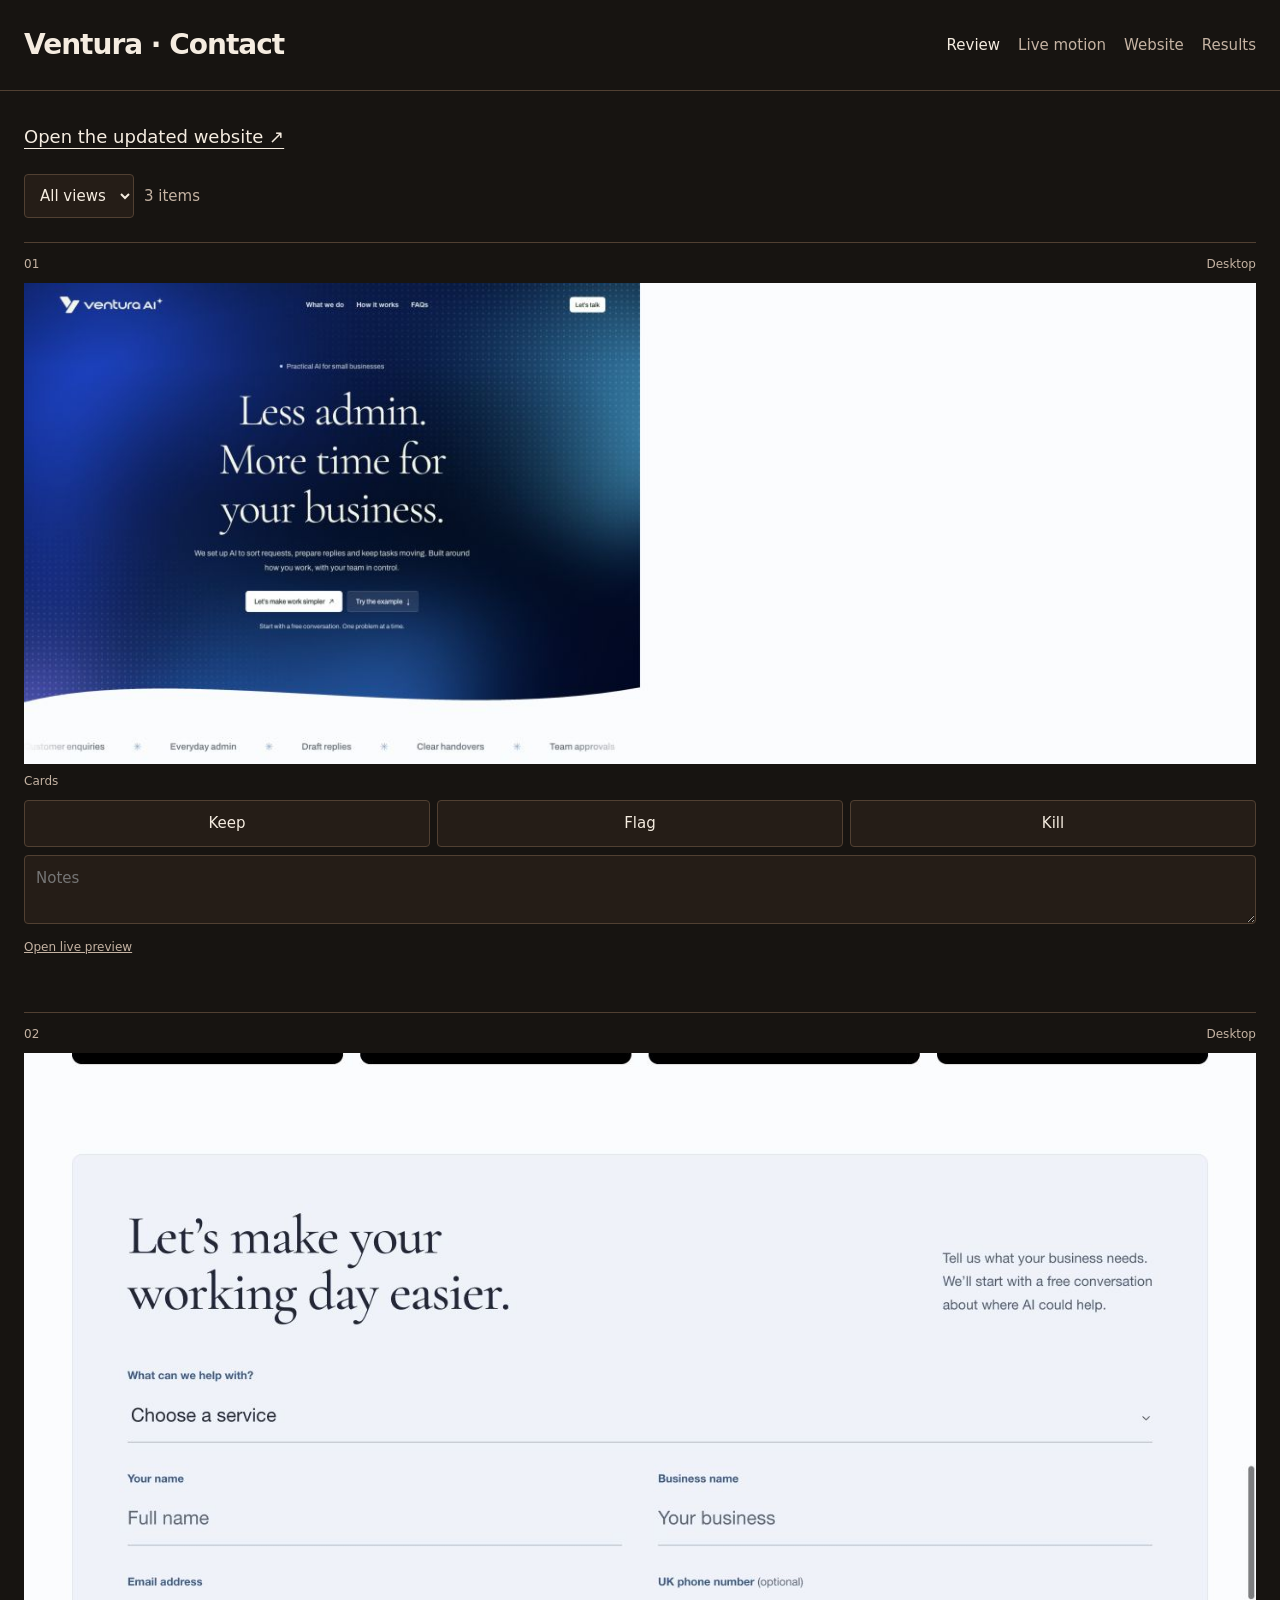
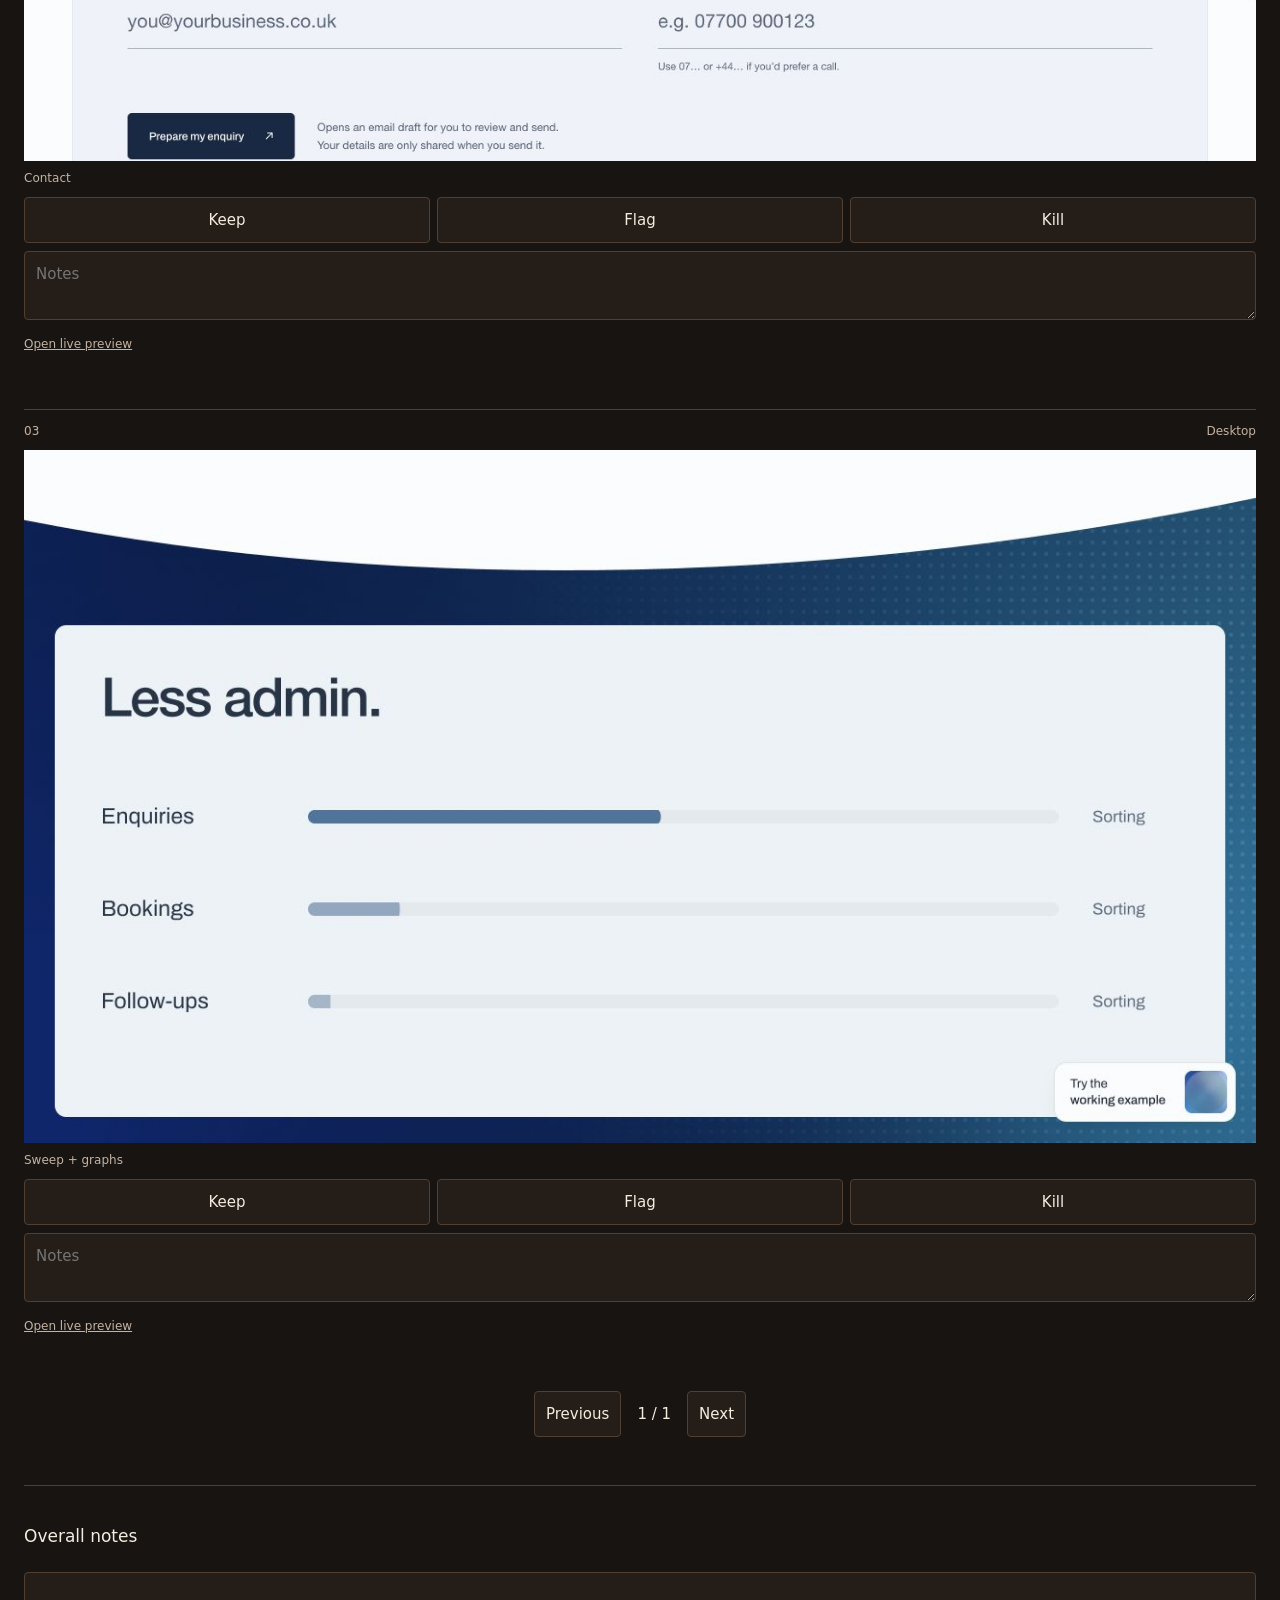
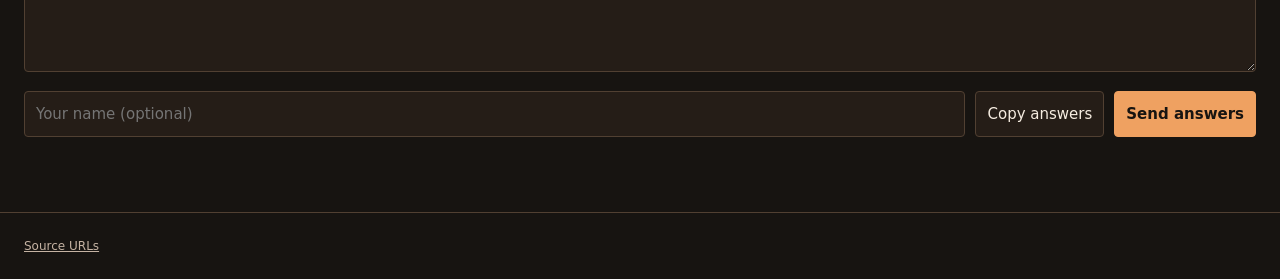
<file: index.html>
<!doctype html><html lang="en"><head><meta charset="utf-8"><meta name="viewport" content="width=device-width,initial-scale=1"><meta name="robots" content="noindex,nofollow"><title>PaulQC</title><link rel="icon" href="favicon.svg"><link rel="stylesheet" href="style.css?v=contact-10"></head><body><header><h1 id="title">PaulQC</h1><nav><a href="index.html" aria-current="page">Review</a><a href="preview/?v=sweep-texture-1#workflows">Live motion</a><a href="preview/" target="_blank" rel="noopener">Website</a><a href="results.html">Results</a></nav></header><main><p class="preview-link"><a href="preview/">Open the updated website ↗</a></p><div class="toolbar"><select id="brand" aria-label="View"><option value="">All views</option></select><span id="count" class="muted"></span></div><div class="grid" id="items"></div><div class="pager"><button id="prev">Previous</button><span id="page"></span><button id="next">Next</button></div><section class="submit"><h2>Overall notes</h2><textarea id="overall" aria-label="Overall notes"></textarea><div class="send-row"><input id="name" aria-label="Your name (optional)" placeholder="Your name (optional)"><button id="copy">Copy answers</button><button id="send">Send answers</button></div><p id="status" class="status" role="status"></p><textarea id="copy-fallback" hidden readonly aria-label="Copy these answers"></textarea></section></main><footer><a href="sources.csv" download>Source URLs</a></footer><script src="config.js"></script><script src="app.js?v=card-fit-2"></script></body></html>
</file>
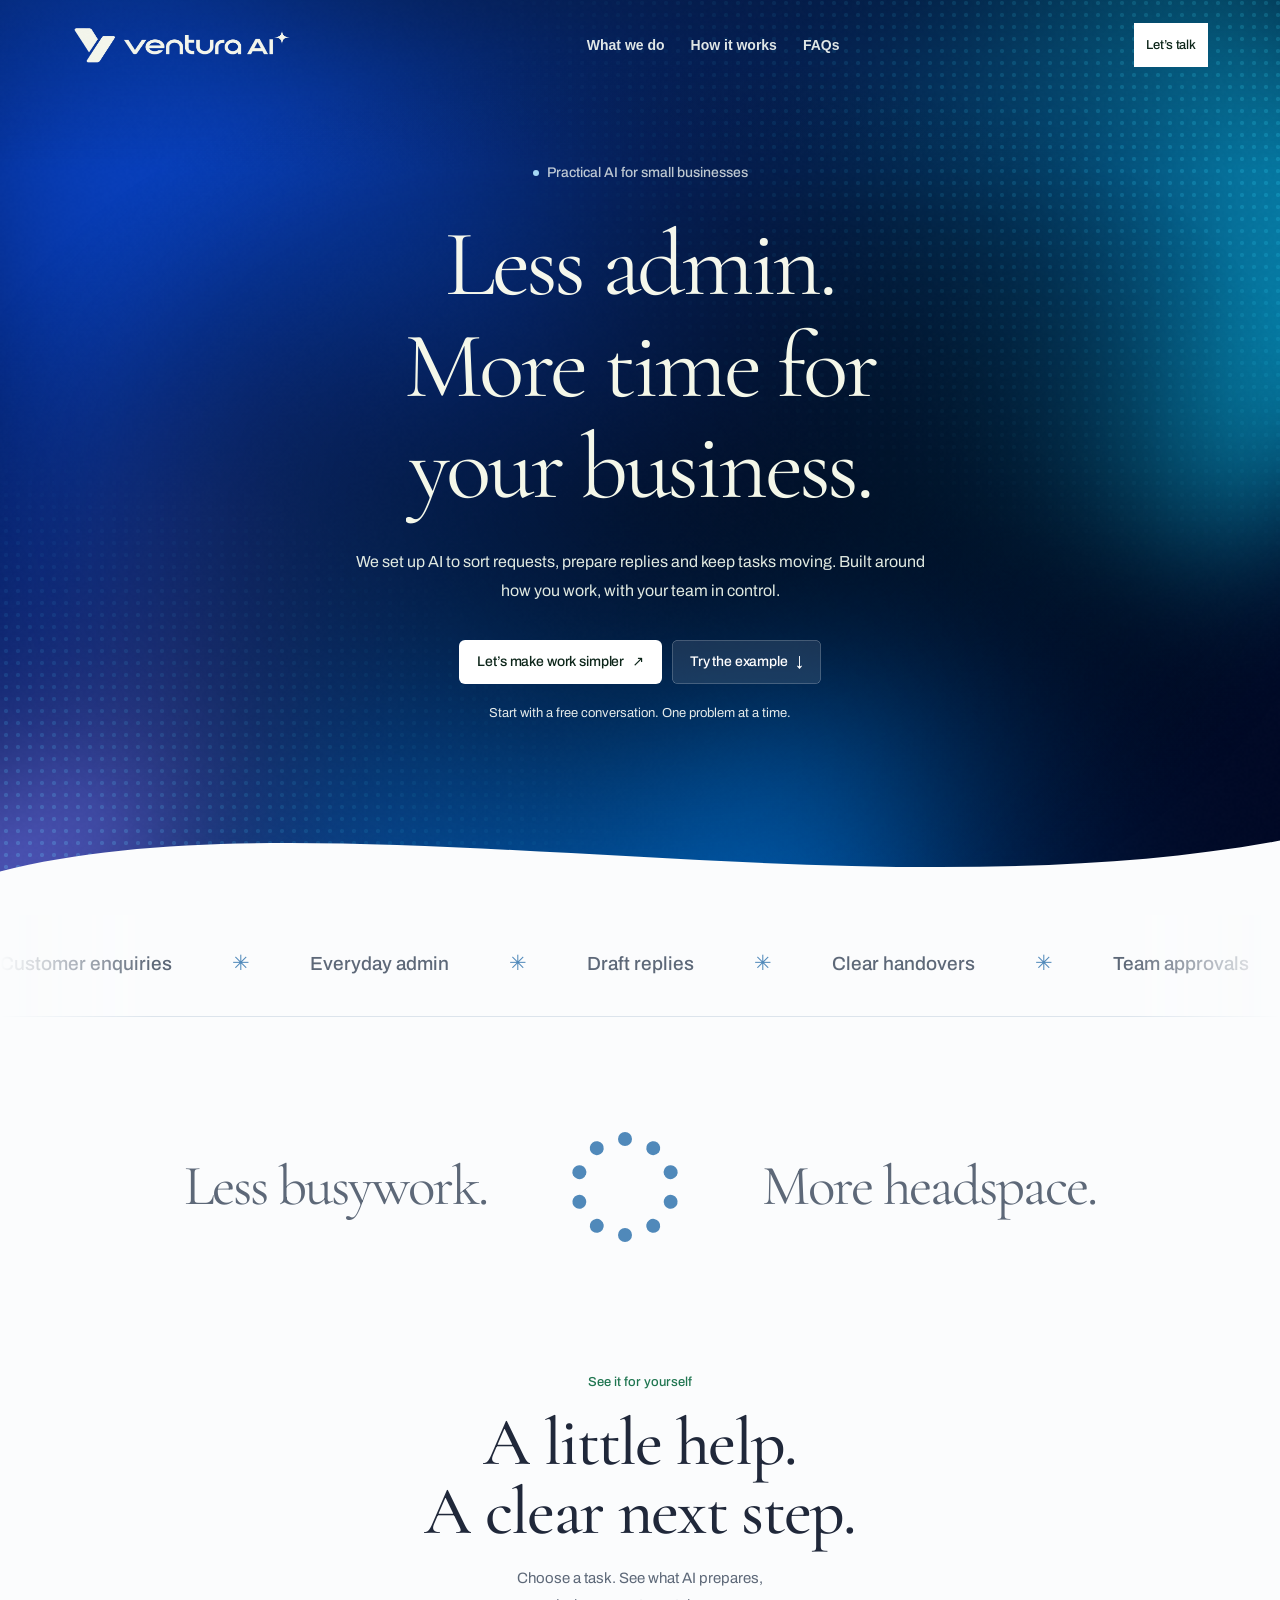
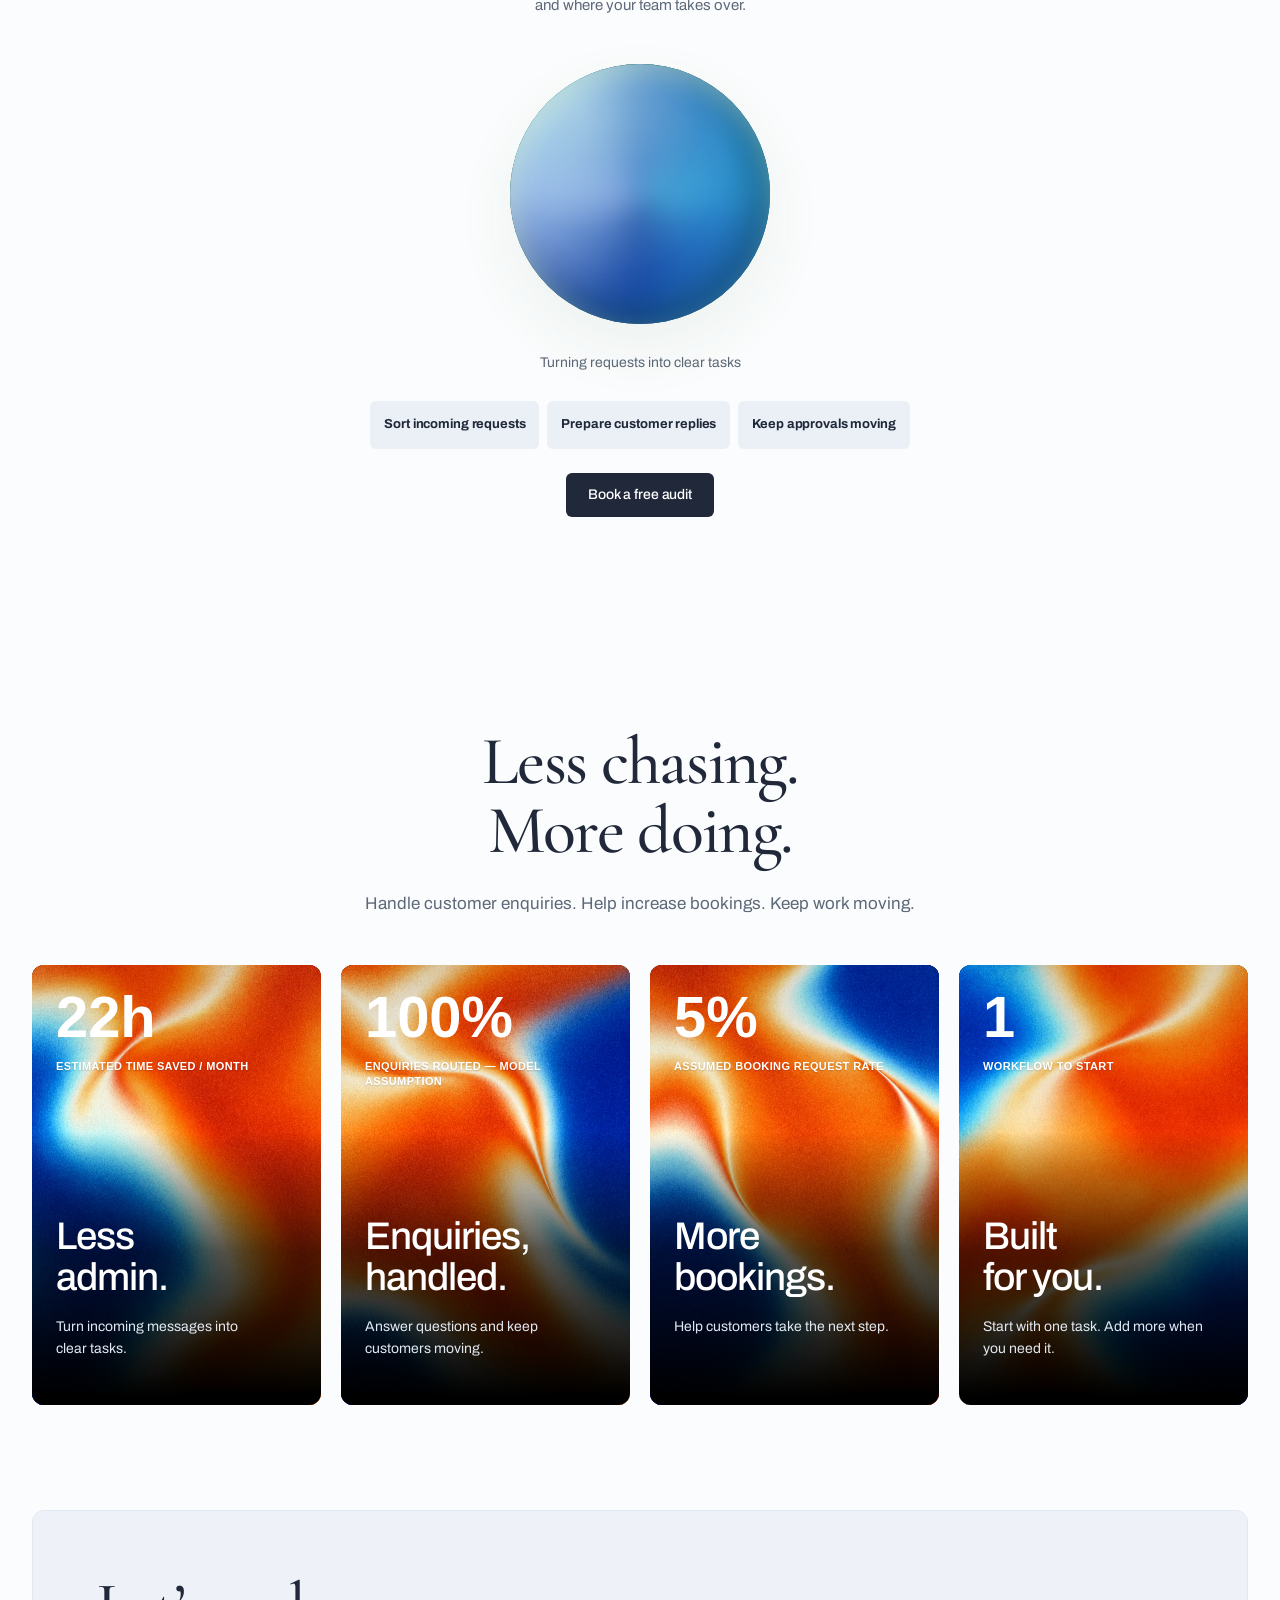
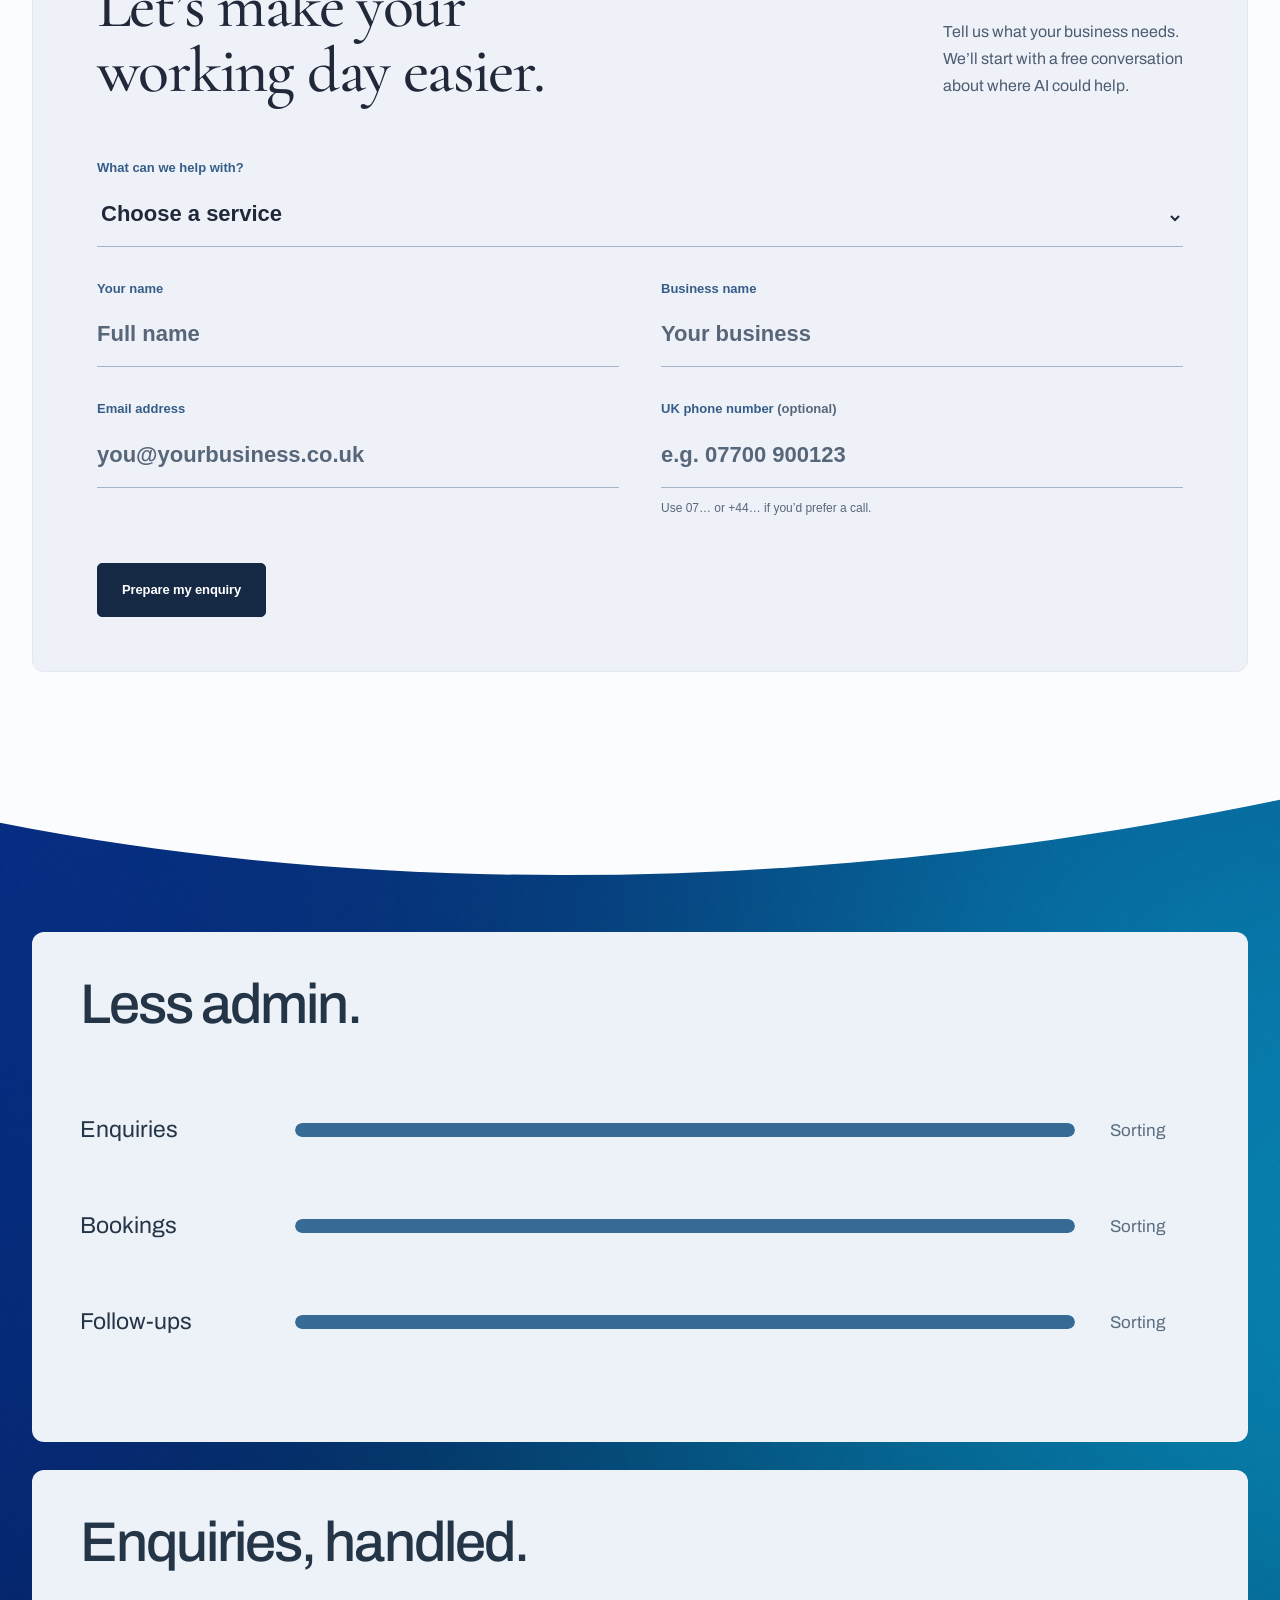
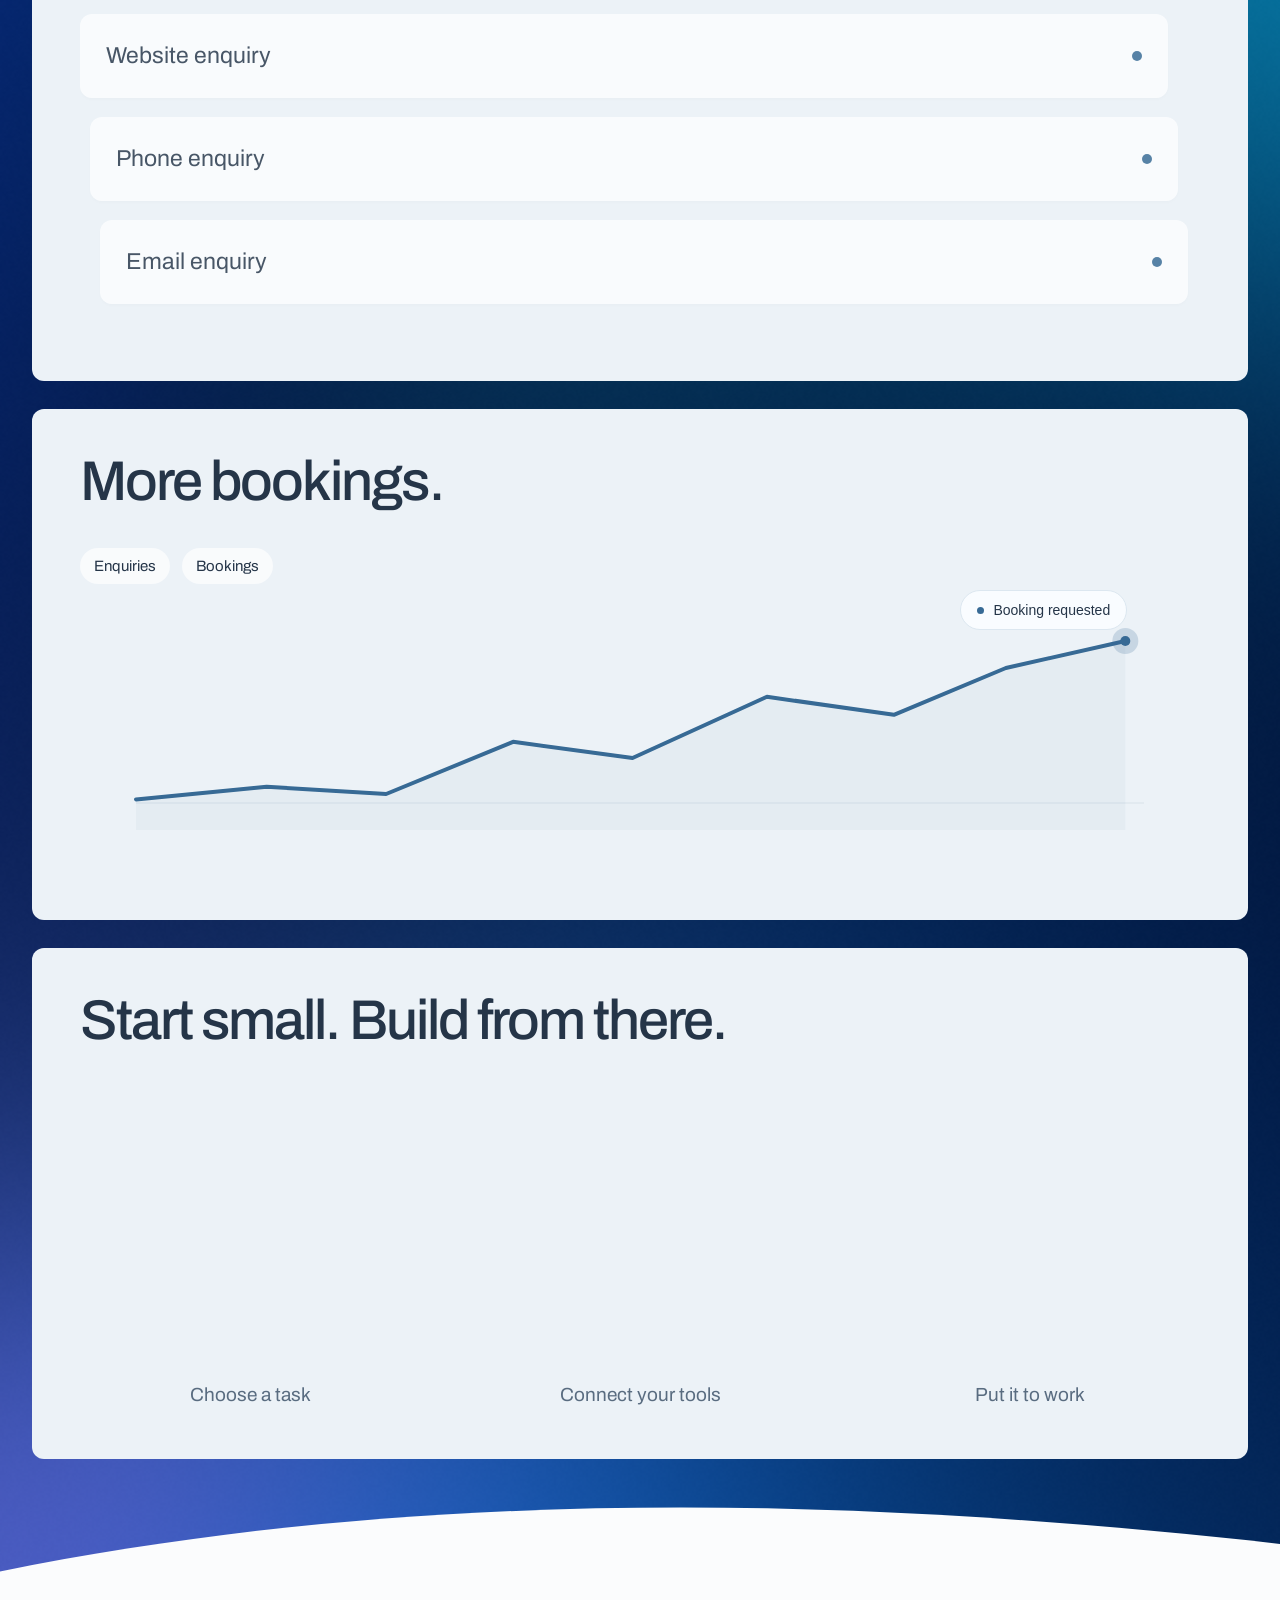
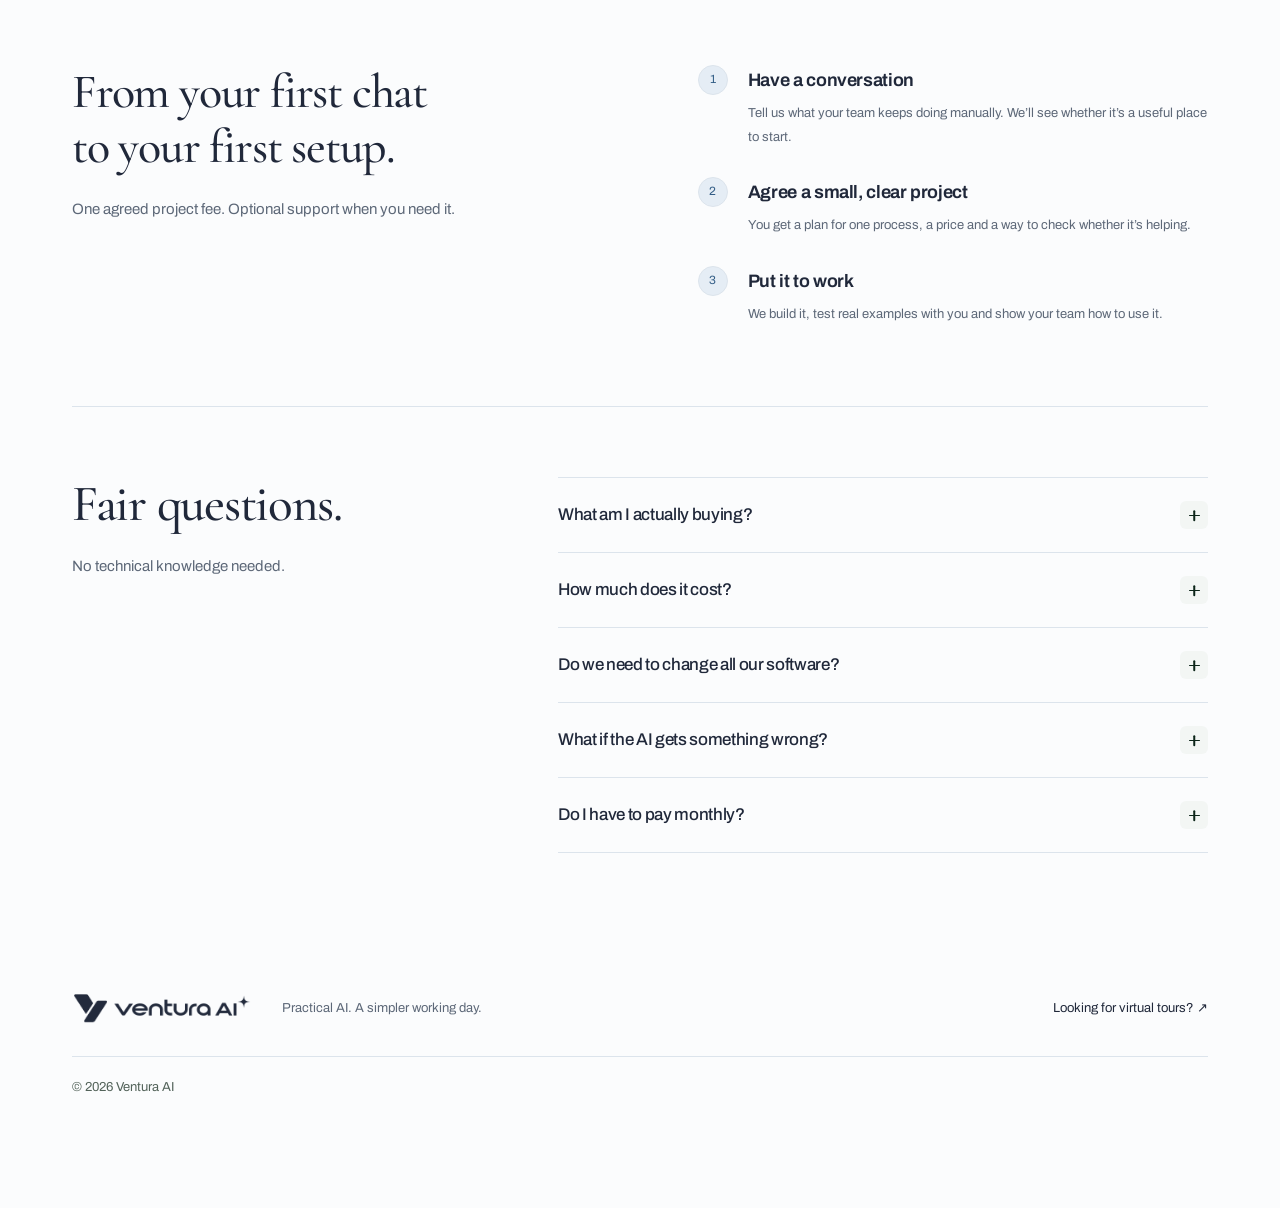
<file: preview/index.html>
<!doctype html>
<html lang="en-GB">
<head><meta name="robots" content="noindex,nofollow">
  <meta charset="utf-8"><meta name="viewport" content="width=device-width, initial-scale=1">
  <title>Ventura AI | Less admin. More time for your business.</title>
  <meta name="description" content="We set up practical AI systems to help small businesses handle repetitive admin. Start with one process, with clear pricing and support agreed before we build.">
  <meta name="theme-color" content="#010724">
  <link rel="icon" href="ventura-ai/assets/ventura-ai-icon.svg?v=2" type="image/svg+xml">
  <link rel="preconnect" href="https://fonts.googleapis.com"><link rel="preconnect" href="https://fonts.gstatic.com" crossorigin>
  <link href="https://fonts.googleapis.com/css2?family=Archivo:wght@400;450;500;600;650;700;750;800&family=Cormorant+Garamond:wght@400;500;600&display=swap" rel="stylesheet">
  <link rel="stylesheet" href="ventura-ai/css/style.css"><link rel="stylesheet" href="ventura-ai/css/refinements.css"><link rel="stylesheet" href="ventura-ai/css/studio.css"><link rel="stylesheet" href="ventura-ai/css/studio-motion.css"><link rel="stylesheet" href="ventura-ai/css/immersive.css"><script src="ventura-ai/js/main.js?v=clean-examples-1" defer></script>
<link rel="stylesheet" href="ventura-ai/css/refined-controls.css"><link rel="stylesheet" href="ventura-ai/css/controls.css"><link rel="stylesheet" href="ventura-ai/css/hero-gradient.css?v=20260926-readable"><script src="ventura-ai/js/hero-gradient.js?v=sweep-texture-1" defer></script><link rel="stylesheet" href="ventura-ai/css/orb-pointer.css?v=20260926"><script src="ventura-ai/js/orb-pointer.js?v=20260926" defer></script><link rel="stylesheet" href="ventura-ai/css/example-disclosure.css?v=20260926-audit"><link rel="stylesheet" href="ventura-ai/css/benefit-cards.css?v=20260926"><script src="ventura-ai/js/benefit-cards.js?v=20260926" defer></script><link rel="stylesheet" href="ventura-ai/css/card-patterns.css"><link rel="stylesheet" href="approved-cards.css"><link rel="stylesheet" href="polish.css?v=bold-nav-1"><link rel="stylesheet" href="contact.css?v=bold-form-1"><link rel="stylesheet" href="workflow-sweep.css?v=clean-lower-1"><script src="workflow-sweep.js" defer></script><link rel="stylesheet" href="card-figures.css?v=hover-1"><script src="card-figures.js?v=labels-2" defer></script><link rel="stylesheet" href="responsive.css?v=layouts-2"><link rel="stylesheet" href="clean-examples.css?v=1"></head>
<body data-design="sweep" data-surface="immersive" data-finish="dots" data-gradient="blue" data-theme="blue">
<a class="skip" href="#main">Skip to content</a>
<header class="header wrap">
  <a class="brand ai-brand" href="#top" aria-label="Ventura AI home"><svg viewBox="165 235 1740 290" aria-hidden="true"><defs><mask id="wordmark-0" maskUnits="userSpaceOnUse" x="0" y="0" width="2056" height="765" style="mask-type:luminance"><image href="ventura-ai/assets/ventura-ai-logo.png" width="2056" height="765"/></mask></defs><rect width="2056" height="765" fill="currentColor" mask="url(#wordmark-0)"/></svg></a>
  <nav aria-label="Main navigation"><a href="#examples">What we do</a><a href="#how-it-works">How it works</a><a href="#questions">FAQs</a></nav>
  <a class="button small" href="#contact">Let’s talk <span aria-hidden="true">↗</span></a>
</header>
<div class="mobile-jumps"><a href="#examples">Examples</a><a href="#how-it-works">How it works</a><a href="#questions">FAQs</a></div>
<main id="main">
  <section class="hero" id="top">
    <div class="hero-wash" aria-hidden="true"><div class="emerald-field"><i></i><i></i><i></i></div><svg class="sweep-edge" viewBox="0 0 1440 140" preserveAspectRatio="none"><path d="M0 75 C360 -45 960 145 1440 30 V140 H0 Z"/></svg></div>
    <div class="wrap hero-copy">
      <p class="eyebrow"><span class="dot"></span> Practical AI for small businesses</p>
      <h1>Less admin.<br><span>More time for your business.</span></h1>
      <p class="intro">We set up AI to sort requests, prepare replies and keep tasks moving. Built around how you work, with your team in control.</p>
      <div class="actions"><a class="button" href="#contact">Let’s make work simpler <span aria-hidden="true">↗</span></a><a class="button secondary" href="#examples">Try the example <span aria-hidden="true">↓</span></a></div>
      <p class="micro">Start with a free conversation. One problem at a time.</p>
    </div>
  </section>
<div class="task-marquee" aria-label="Customer enquiries, everyday admin, draft replies, clear handovers and team approvals"><div class="marquee-track" aria-hidden="true"><div><span>Customer enquiries<b aria-hidden="true">✳</b></span><span>Everyday admin<b aria-hidden="true">✳</b></span><span>Draft replies<b aria-hidden="true">✳</b></span><span>Clear handovers<b aria-hidden="true">✳</b></span><span>Team approvals<b aria-hidden="true">✳</b></span></div><div><span>Customer enquiries<b aria-hidden="true">✳</b></span><span>Everyday admin<b aria-hidden="true">✳</b></span><span>Draft replies<b aria-hidden="true">✳</b></span><span>Clear handovers<b aria-hidden="true">✳</b></span><span>Team approvals<b aria-hidden="true">✳</b></span></div></div></div>
<section class="motion-bridge processing-bridge wrap" id="breathing-room" aria-label="Less busywork. More headspace."><span class="bridge-left" aria-hidden="true">Less busywork.</span><div class="processing-ring" aria-hidden="true"><i style="--dot:0"></i><i style="--dot:1"></i><i style="--dot:2"></i><i style="--dot:3"></i><i style="--dot:4"></i><i style="--dot:5"></i><i style="--dot:6"></i><i style="--dot:7"></i><i style="--dot:8"></i><i style="--dot:9"></i></div><span class="bridge-right" aria-hidden="true">More headspace.</span></section>
<section class="orb-demo" id="examples"><div class="wrap"><div class="demo-intro"><p>See it for yourself</p><h2>A little help.<br>A clear next step.</h2><p>Choose a task. See what AI prepares,<br>and where your team takes over.</p></div><div class="orb-stage"><div class="liquid-orb" aria-hidden="true"><div class="orb-mist"></div><div class="orb-lustre"></div></div><span class="orb-status" id="orb-status">Turning requests into clear tasks</span></div><div class="case-tabs" role="tablist" aria-label="Example tasks" aria-orientation="horizontal">
            <button role="tab" id="tab-admin" aria-selected="false" aria-controls="example-panel" data-case="admin"><span>Sort incoming requests</span></button>
            <button role="tab" id="tab-enquiries" aria-selected="false" aria-controls="example-panel" tabindex="-1" data-case="enquiries"><span>Prepare customer replies</span></button>
            <button role="tab" id="tab-approvals" aria-selected="false" aria-controls="example-panel" tabindex="-1" data-case="approvals"><span>Keep approvals moving</span></button>
          </div><div class="example-audit"><a class="button" href="#contact">Book a free audit</a></div></div>    <div class="demo-wrap wrap" id="example-detail" hidden>
      
      <div class="demo">

        <div class="demo-main" id="example-panel" role="tabpanel" aria-labelledby="tab-admin" tabindex="0">
          <div class="demo-top"><strong id="demo-title">From inbox to a clear next step</strong><span class="example-label">Interactive demo</span></div>
          <div class="demo-body">
            <div class="request"><span class="avatar" aria-hidden="true"><svg viewBox="0 0 24 24" fill="none" stroke="currentColor" stroke-width="1.3" aria-hidden="true"><path d="M3 5h18v14H3zM3 6l9 7 9-7"/></svg></span><div><span class="message-label" id="request-label">Incoming request</span><p id="request-text">“Could you update our opening hours on the website? We’ll close at 4pm this Friday.”</p></div></div>
            <div class="system-result"><div class="result-title"><span class="ventura-icon" aria-hidden="true"><svg viewBox="0 0 100 100"><path d="M18 20H38L53 43 38 65ZM62 35H82L51 80H30Z" fill="currentColor"/></svg></span><strong id="result-heading">The details, organised for you</strong><span class="status" id="result-status">Ready to check</span></div>
              <dl class="detail-grid"><div><dt id="field-label-0">Task</dt><dd id="field-value-0">Update website opening hours</dd></div><div><dt id="field-label-1">Change</dt><dd id="field-value-1">Close at 4pm this Friday</dd></div><div><dt id="field-label-2">Needs checking</dt><dd id="field-value-2">Which date does “this Friday” mean?</dd></div></dl>
              <div class="check-note" id="check-note">You confirm the date before anything is changed.</div>
            </div>
            <div class="demo-bottom"><p id="demo-outcome" aria-live="polite">No digging through the email. The task and the missing detail are in one place.</p><button class="demo-button" id="demo-next" type="button">See the next step <span aria-hidden="true">→</span></button></div>
          </div>
          <ol class="progress" aria-label="Example stages"><li class="done">Request arrives</li><li class="active" aria-current="step">AI prepares</li><li>Your team checks</li><li>Task is ready</li></ol>
        </div>
      </div>
      <p class="demo-disclaimer">Interactive example · No tools connected. Nothing is sent or changed.</p>
    </div>
</section>


<section class="art-section benefits-section" id="everyday"><div class="heading"><h2 id="benefits-title">Less chasing.<br>More doing.</h2><p>Handle customer enquiries. Help increase bookings. Keep work moving.</p></div><div class="art-grid"><article class="art-card"><iframe class="card-art" src="../studies/?capture=1&v=hover-1&study=01" title="Animated approved abstract art 1" tabindex="-1"></iframe><div class="card-shade" aria-hidden="true"></div><div class="card-copy"><h2>Less<br>admin.</h2><p>Turn incoming messages into clear tasks.</p></div></article><article class="art-card"><iframe class="card-art" src="../studies/?capture=1&v=hover-1&study=02" title="Animated approved abstract art 2" tabindex="-1"></iframe><div class="card-shade" aria-hidden="true"></div><div class="card-copy"><h2>Enquiries,<br>handled.</h2><p>Answer questions and keep customers moving.</p></div></article><article class="art-card"><iframe class="card-art" src="../studies/?capture=1&v=hover-1&study=03" title="Animated approved abstract art 3" tabindex="-1"></iframe><div class="card-shade" aria-hidden="true"></div><div class="card-copy"><h2>More<br>bookings.</h2><p>Help customers take the next step.</p></div></article><article class="art-card"><iframe class="card-art" src="../studies/?capture=1&v=hover-1&study=04" title="Animated fourth abstract art variation" tabindex="-1"></iframe><div class="card-shade" aria-hidden="true"></div><div class="card-copy"><h2>Built<br>for you.</h2><p>Start with one task. Add more when you need it.</p></div></article></div></section>

<section class="callback-section" id="contact" aria-labelledby="callback-title">
  <div class="callback-panel">
    <div class="callback-heading">
      <h2 id="callback-title">Let’s make your<br>working day easier.</h2>
      <p>Tell us what your business needs. <br>We’ll start with a free conversation <br>about where AI could help.</p>
    </div>
    <form id="enquiry-form" class="callback-form">
      <div class="contact-field"><label for="task">What can we help with?</label><select id="task" name="task" required><option value="" disabled selected>Choose a service</option><option>AI receptionist &amp; customer enquiries</option><option>Lead generation &amp; more bookings</option><option>Less admin &amp; automated workflows</option><option>Website creation</option><option>Google Maps optimisation</option><option>I’d like a free AI audit</option></select></div>
      <div class="contact-row"><div class="contact-field"><label for="contact-name">Your name</label><input id="contact-name" name="contactName" autocomplete="name" placeholder="Full name" maxlength="100" required></div><div class="contact-field"><label for="business">Business name</label><input id="business" name="business" autocomplete="organization" placeholder="Your business" maxlength="160" required></div></div>
      <div class="contact-row"><div class="contact-field"><label for="contact-email">Email address</label><input id="contact-email" type="email" name="email" autocomplete="email" placeholder="you@yourbusiness.co.uk" maxlength="200" required></div><div class="contact-field"><label for="contact-phone">UK phone number <span>(optional)</span></label><input id="contact-phone" type="tel" name="phone" autocomplete="tel" placeholder="e.g. 07700 900123" maxlength="24" aria-describedby="phone-hint"><span id="phone-hint" class="field-hint">Use 07… or +44… if you’d prefer a call.</span></div></div>
      <div class="contact-actions"><button class="button" type="submit">Prepare my enquiry</button></div>
      <div id="email-fallback" hidden><p>Your draft is ready. Send it to <a href="mailto:hello@venturasolutions.co.uk">hello@venturasolutions.co.uk</a>.</p><button type="button" class="copy-button" id="copy-enquiry">Copy enquiry</button><p id="copy-status" role="status"></p></div>
    </form>
  </div>
</section>

<section class="workflow-sweep" id="workflows" aria-label="How Ventura helps your business">
<div class="hero-wash workflow-background" aria-hidden="true"></div>
<svg class="workflow-edge workflow-edge-top" viewBox="0 0 1440 100" preserveAspectRatio="none" aria-hidden="true"><path d="M0 0H1440V18C970 94 460 108 0 38Z"/></svg>
<div class="examples-section wrap"><div class="example-rows"><article class="example-row" id="example-1"><div class="example-copy"><h3>Less admin.</h3></div><div class="diagram" aria-hidden="true"><div class="flow-art flow-admin"><div class="sorting-panel"><div class="sorting-row" style="--delay:0.0s"><span class="sorting-label">Enquiries</span><div class="sorting-track"><span class="sorting-fill"></span></div><div class="sorting-status"><span class="sorting-wait">Sorting</span><span class="sorting-ready">Ready</span></div></div><div class="sorting-row" style="--delay:0.45s"><span class="sorting-label">Bookings</span><div class="sorting-track"><span class="sorting-fill"></span></div><div class="sorting-status"><span class="sorting-wait">Sorting</span><span class="sorting-ready">Ready</span></div></div><div class="sorting-row" style="--delay:0.9s"><span class="sorting-label">Follow-ups</span><div class="sorting-track"><span class="sorting-fill"></span></div><div class="sorting-status"><span class="sorting-wait">Sorting</span><span class="sorting-ready">Ready</span></div></div></div></div></div></article><article class="example-row" id="example-2"><div class="example-copy"><h3>Enquiries, handled.</h3></div><div class="diagram" aria-hidden="true"><div class="flow-art flow-enquiry"><div class="enquiry-stack"><div class="enquiry-row" style="--offset:0px;--phase:0s"><span class="enquiry-outline"></span><span class="enquiry-channel">Website enquiry</span><span class="enquiry-step">Reply prepared</span><span class="enquiry-dot"></span></div><div class="enquiry-row" style="--offset:10px;--phase:-4.4s"><span class="enquiry-outline"></span><span class="enquiry-channel">Phone enquiry</span><span class="enquiry-step">Details captured</span><span class="enquiry-dot"></span></div><div class="enquiry-row" style="--offset:20px;--phase:-2.2s"><span class="enquiry-outline"></span><span class="enquiry-channel">Email enquiry</span><span class="enquiry-step">Follow-up ready</span><span class="enquiry-dot"></span></div></div></div></div></article><article class="example-row" id="example-3"><div class="example-copy"><h3>More bookings.</h3></div><div class="diagram" aria-hidden="true"><div class="flow-art flow-booking"><div class="flow-tags"><span class="flow-tag">Enquiries</span><span class="flow-tag">Bookings</span></div><svg class="booking-graph" viewBox="0 0 300 150" aria-hidden="true"><path class="graph-guide" d="M15 125H285"/><path class="graph-fill" d="M15 123L50 116L82 120L116 91L148 100L184 66L218 76L248 50L280 35V140H15Z"/><path class="graph-line" pathLength="1" d="M15 123L50 116L82 120L116 91L148 100L184 66L218 76L248 50L280 35"/><circle class="graph-halo" cx="280" cy="35" r="13"/><circle class="graph-dot" cx="280" cy="35" r="5"/></svg><span class="flow-status"><b></b>Booking requested</span></div></div></article><article class="example-row" id="example-4"><div class="example-copy"><h3>Start small. Build from there.</h3></div><div class="diagram" aria-hidden="true"><div class="flow-art flow-growth"><div class="setup-chart"><div class="setup-stage" style="--height:40px;--delay:0.0s"><div class="setup-column"><span class="setup-number">01</span><span class="setup-fill"></span></div><span class="setup-label">Choose a task</span></div><div class="setup-stage" style="--height:78px;--delay:0.65s"><div class="setup-column"><span class="setup-number">02</span><span class="setup-fill"></span></div><span class="setup-label">Connect your tools</span></div><div class="setup-stage" style="--height:122px;--delay:1.3s"><div class="setup-column"><span class="setup-number">03</span><span class="setup-fill"></span></div><span class="setup-label">Put it to work</span></div></div></div></div></article></div></div>
<svg class="workflow-edge workflow-edge-bottom" viewBox="0 0 1440 100" preserveAspectRatio="none" aria-hidden="true"><path d="M0 70C500 -8 995 8 1440 46V100H0Z"/></svg>
</section>
  <section class="process wrap section" id="how-it-works"><div class="section-heading"><span id="offer" aria-hidden="true"></span><h2>From your first chat<br>to your first setup.</h2><p>One agreed project fee. Optional support when you need it.</p></div><ol class="process-list"><li><span class="step-number">1</span><div><h3>Have a conversation</h3><p>Tell us what your team keeps doing manually. We’ll see whether it’s a useful place to start.</p></div></li><li><span class="step-number">2</span><div><h3>Agree a small, clear project</h3><p>You get a plan for one process, a price and a way to check whether it’s helping.</p></div></li><li><span class="step-number">3</span><div><h3>Put it to work</h3><p>We build it, test real examples with you and show your team how to use it.</p></div></li></ol></section>
  <section class="faq-section wrap section" id="questions"><div class="section-heading"><h2>Fair questions.</h2><p>No technical knowledge needed.</p></div><div class="faqs">
    <details><summary>What am I actually buying?<span aria-hidden="true">+</span></summary><p>A service to improve one agreed business process. That includes understanding the task, setting up the right tools, testing and showing your team how to use them. Any software subscriptions are explained separately.</p></details>
    <details><summary>How much does it cost?<span aria-hidden="true">+</span></summary><p>The first conversation is free. We then agree a price based on the process, the tools involved and the support you need. You see the scope and costs before committing to any paid work.</p></details>
    <details><summary>Do we need to change all our software?<span aria-hidden="true">+</span></summary><p>We start by looking at what you already use. Where suitable connections are available, we work with those tools. If you need something new, we explain why and what it costs first.</p></details>
    <details><summary>What if the AI gets something wrong?<span aria-hidden="true">+</span></summary><p>We agree where a person needs to check the result and what happens when information is missing. We test normal and awkward examples before handover. AI can make mistakes, so the checks are part of the setup.</p></details>
    <details><summary>Do I have to pay monthly?<span aria-hidden="true">+</span></summary><p>No. You can start with a standalone setup and handover. Ongoing support is optional and has its own agreed scope. Any third-party software may have separate recurring charges.</p></details>
  </div></section>

</main><a class="floating-demo" href="#examples"><span>Try the<br><strong>working example</strong></span><div class="liquid-orb" aria-hidden="true"><div class="orb-mist"></div><div class="orb-lustre"></div></div></a>
<footer class="footer wrap"><a class="brand ai-brand" href="#top" aria-label="Ventura AI home"><svg viewBox="165 235 1740 290" aria-hidden="true"><defs><mask id="wordmark-1" maskUnits="userSpaceOnUse" x="0" y="0" width="2056" height="765" style="mask-type:luminance"><image href="ventura-ai/assets/ventura-ai-logo.png" width="2056" height="765"/></mask></defs><rect width="2056" height="765" fill="currentColor" mask="url(#wordmark-1)"/></svg></a><p>Practical AI. A simpler working day.</p><a href="https://tours.venturasolutions.co.uk/">Looking for virtual tours? <span aria-hidden="true">↗</span></a><span class="copyright">© 2026 Ventura AI</span></footer>

<aside hidden class="design-picker" aria-label="Design comparison">
  <div class="design-picker-top"><span id="design-description" aria-live="polite">Sweep: a curved green return around the offer</span><a href="#offer">See lower section <span aria-hidden="true">↓</span></a></div>
  <div class="design-picker-controls"><div class="design-options" role="group" aria-label="Choose a design"><button type="button" data-option="sweep" aria-pressed="true">Sweep</button><button type="button" data-option="cove" aria-pressed="false">Cove</button><button type="button" data-option="ribbon" aria-pressed="false">Ribbon</button></div><button type="button" id="replay-intro">Replay intro <span aria-hidden="true">↻</span></button></div>
</aside>
<script src="ventura-ai/js/refinements.js?v=clean-examples-1"></script><script src="ventura-ai/js/immersive.js?v=20260926-cards"></script>
<script src="cards-pointer.js"></script><script src="bridge-scroll.js?v=1"></script></body></html>
</file>
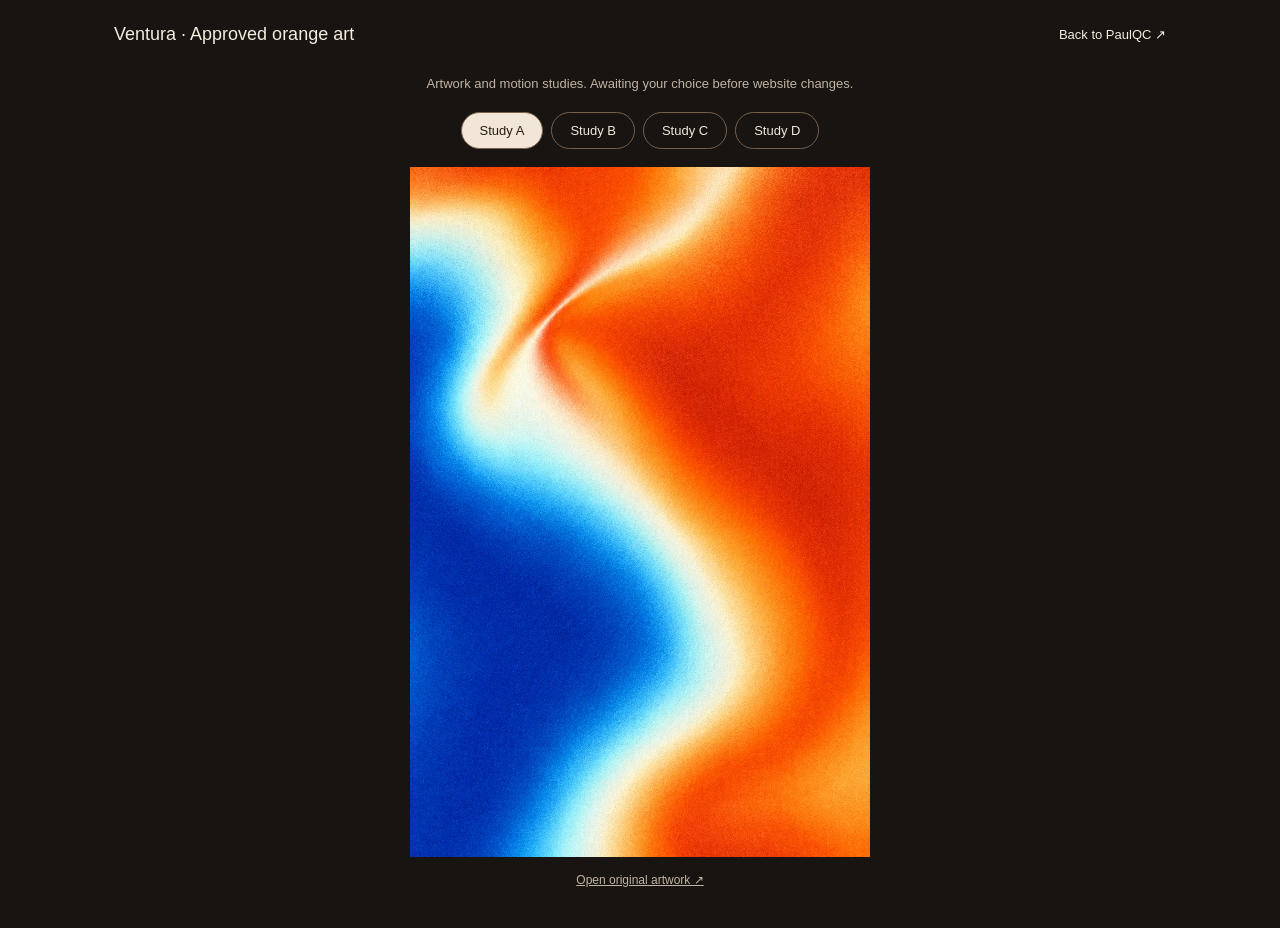
<file: studies/index.html>
<!doctype html><html lang="en-GB"><head><meta charset="utf-8"><meta name="viewport" content="width=device-width,initial-scale=1"><meta name="robots" content="noindex,nofollow"><title>Ventura · Approved orange art</title><link rel="icon" href="../favicon.svg"><style>*{box-sizing:border-box}body{margin:0;background:#171411;color:#f5ece0;font-family:Arial,sans-serif}header{max-width:1100px;margin:auto;padding:24px;display:flex;justify-content:space-between;align-items:center;gap:20px}h1{font-size:18px;font-weight:500;margin:0}a{color:inherit}header a{font-size:13px;text-decoration:none}main{padding:5px 24px 40px;text-align:center}p{font-size:13px;color:#c2b4a4;margin:0 0 18px;line-height:1.5}.choices{display:flex;justify-content:center;gap:8px;margin:18px 0}button{border:1px solid #76614d;background:transparent;color:#f3e8da;padding:10px 18px;border-radius:25px;font:inherit;font-size:13px;cursor:pointer}button[aria-pressed=true]{background:#f2e6d8;color:#281a10}button:focus-visible,a:focus-visible{outline:3px solid #ed995e;outline-offset:4px}.art{position:relative;width:min(460px,100%);aspect-ratio:2/3;margin:auto;overflow:hidden}canvas,img{position:absolute;inset:0;width:100%;height:100%;display:block}canvas{opacity:0}canvas[data-ready]{opacity:1}.capture header,.capture .choices,.capture p,.capture .asset-link{display:none}.capture main{padding:0}.capture .art{width:100vw;height:100vh;aspect-ratio:auto}.asset-link{display:inline-block;margin-top:16px;font-size:12px;color:#c2b4a4}</style></head><body><header><h1>Ventura · Approved orange art</h1><a href="../">Back to PaulQC ↗</a></header><main><p>Artwork and motion studies. Awaiting your choice before website changes.</p><div class="choices" role="group" aria-label="Choose an art study"><button data-study="01" aria-pressed="false">Study A</button><button data-study="02" aria-pressed="false">Study B</button><button data-study="03" aria-pressed="false">Study C</button><button data-study="04" aria-pressed="false">Study D</button></div><div class="art"><img id="still" alt="Orange, cream and cobalt abstract paint study"><canvas aria-label="Gently moving abstract paint study"></canvas></div><a class="asset-link" id="asset" target="_blank" rel="noopener">Open original artwork ↗</a></main><script src="motion.js?v=hover-1"></script></body></html>
</file>
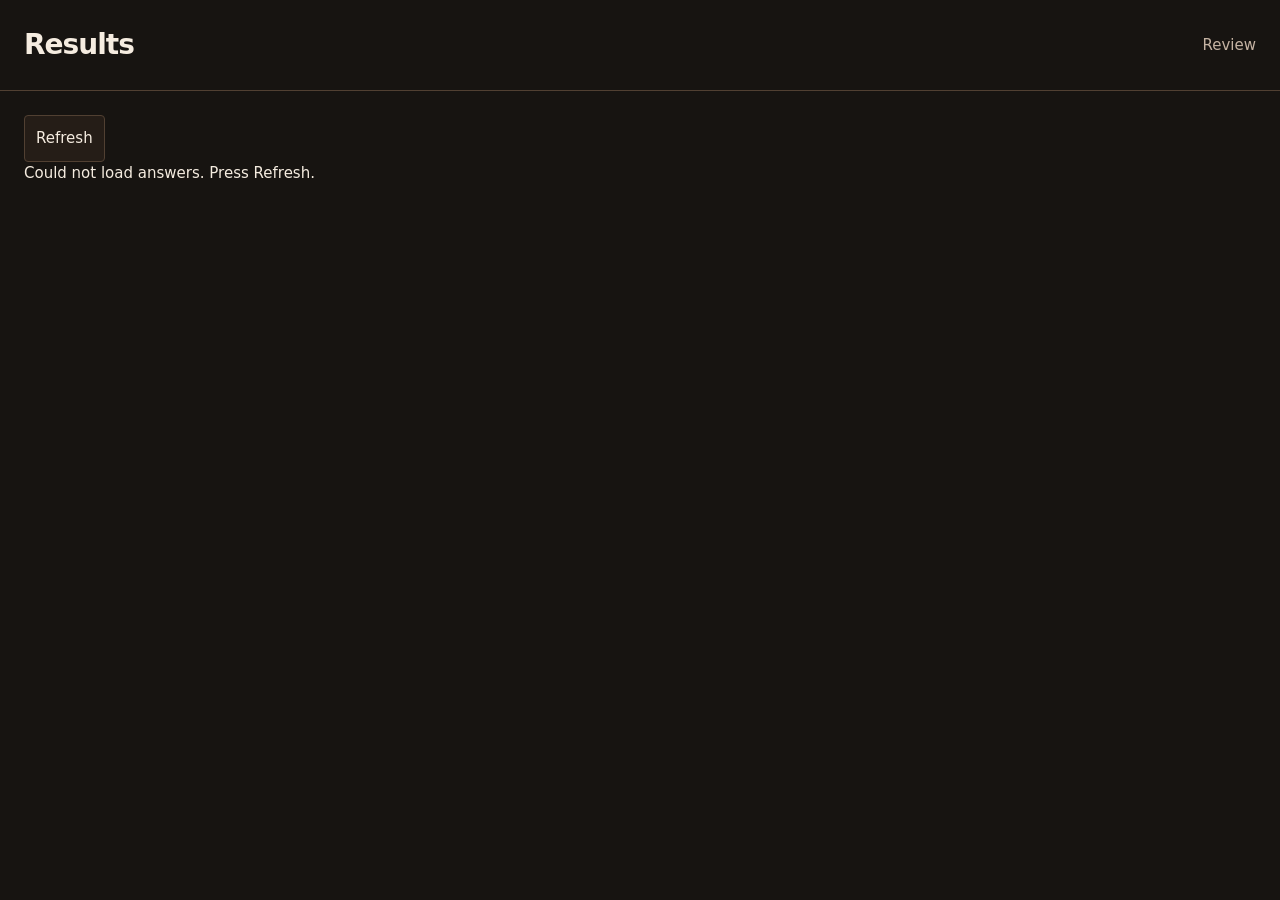
<file: results.html>
<!doctype html><html lang="en"><head><meta charset="utf-8"><meta name="viewport" content="width=device-width,initial-scale=1"><meta name="robots" content="noindex,nofollow"><title>PaulQC results</title><link rel="stylesheet" href="style.css?v=contact-10"><link rel="icon" href="favicon.svg"></head><body><header><h1>Results</h1><nav><a href="index.html">Review</a></nav></header><main class="results"><button id="refresh">Refresh</button><div id="out" aria-live="polite">Loading…</div></main><script src="config.js"></script><script>
const esc=s=>String(s??'').replace(/[&<>"']/g,c=>({'&':'&amp;','<':'&lt;','>':'&gt;','"':'&quot;',"'":'&#39;'}[c]));
async function load(){try{let [r,m]=await Promise.all([fetch(CONFIG.store+'?t='+Date.now(),{cache:'no-store'}),fetch('manifest.json?v=contact-10')]);if(!r.ok)throw Error();let data=await r.json(),manifest=await m.json(),ids=manifest.items.flatMap(i=>i.variants.filter(v=>!v.reference).map(v=>v.id));let subs=(data.submissions||[]).sort((a,b)=>new Date(b.ts)-new Date(a.ts));let totals=Object.fromEntries(ids.map(id=>[id,{K:0,F:0,X:0}]));let people=subs.map(s=>{let rows=ids.map(id=>{let n=(s.ids||[]).indexOf(id),v=n<0?'-':s.answers[n],note=s.notes?.[id]||'';if(note.trim()&&v!=='X')v='F';if(totals[id][v]!==undefined)totals[id][v]++;return '<tr><td>'+esc(id)+'</td><td>'+({K:'Keep',F:'Flag',X:'Kill'}[v]||'—')+'</td><td class="result-note">'+esc(note)+'</td></tr>'}).join('');return '<section class="person"><h2>'+esc(s.name)+'</h2><p class="muted">'+esc(new Date(s.ts).toLocaleString('en-GB'))+'</p><table><thead><tr><th>Item</th><th>Verdict</th><th>Notes</th></tr></thead><tbody>'+rows+'</tbody></table>'+(s.overall?'<p class="result-note">'+esc(s.overall)+'</p>':'')+'</section>'}).join('');document.querySelector('#out').innerHTML='<h2>Totals · '+subs.length+' people</h2><table><thead><tr><th>Item</th><th>Keep</th><th>Flag</th><th>Kill</th></tr></thead><tbody>'+ids.map(id=>'<tr><td>'+esc(id)+'</td><td>'+totals[id].K+'</td><td>'+totals[id].F+'</td><td>'+totals[id].X+'</td></tr>').join('')+'</tbody></table>'+people}catch(e){document.querySelector('#out').textContent='Could not load answers. Press Refresh.'}}
document.querySelector('#refresh').onclick=load;load();</script></body></html>
</file>
<file: style.css>
:root{--bg:#171411;--fg:#f5ece0;--panel:#251d17;--line:#514032;--mut:#c5b3a3;--accent:#efa161;--amber:#ffc866}*{box-sizing:border-box}body{margin:0;background:var(--bg);color:var(--fg);font:15px/1.5 system-ui,sans-serif}a{color:inherit}header,main,footer{max-width:1320px;margin:auto;padding:24px}header{display:flex;gap:20px;align-items:center;justify-content:space-between;border-bottom:1px solid var(--line)}h1{font-size:28px;letter-spacing:-1px;margin:0}nav{display:flex;gap:18px;flex-wrap:wrap}nav a{text-decoration:none;color:var(--mut)}nav a[aria-current]{color:var(--fg)}button,select,input,textarea{font:inherit;color:var(--fg);background:var(--panel);border:1px solid var(--line);border-radius:4px;padding:11px}button{cursor:pointer}button:hover,a:hover{filter:brightness(1.2)}button:focus-visible,a:focus-visible,input:focus-visible,textarea:focus-visible{outline:2px solid var(--accent);outline-offset:3px}.toolbar{display:flex;gap:10px;flex-wrap:wrap;align-items:center;margin:0 0 24px}.toolbar input{flex:1;min-width:180px}.grid{display:grid;grid-template-columns:repeat(3,minmax(0,1fr));gap:28px 20px}.item{min-width:0;border-top:1px solid var(--line);padding-top:12px}.number{font-size:12px;color:var(--mut);display:flex;justify-content:space-between;margin-bottom:10px}.variants{display:grid;grid-template-columns:repeat(var(--cols,1),minmax(0,1fr));gap:16px}.variant{min-width:0}.variant img,.variant video{width:100%;height:auto;display:block;background:#080d16}.variant video{aspect-ratio:var(--ratio,9/16);object-fit:contain}.variant .label{font-size:12px;color:var(--mut);margin:8px 0}.controls{display:flex;gap:7px;margin-top:10px}.controls button{flex:1;padding:11px 2px}.controls [aria-pressed=true]{background:var(--fg);color:var(--bg);border-color:var(--fg)}textarea{width:100%;resize:vertical;margin-top:8px;min-height:46px}.has-note{border-color:var(--amber)}.source{font-size:12px;color:var(--mut);display:flex;gap:14px;margin:8px 0}.pager{display:flex;justify-content:center;gap:16px;align-items:center;margin:30px 0}.submit{margin-top:48px;border-top:1px solid var(--line);padding-top:24px}.submit h2{font-size:17px;font-weight:500}.submit textarea{min-height:100px}.send-row{display:flex;gap:10px;margin-top:12px;flex-wrap:wrap}.send-row input{flex:1}#send{background:var(--accent);border-color:var(--accent);color:var(--bg);font-weight:650}.status{min-height:25px;font-size:13px;color:var(--mut)}.badge{display:inline-block;font-size:11px;border:1px solid var(--line);padding:3px 7px;margin-right:5px;color:var(--mut)}.analysis{font-size:14px}.analysis h2{font-size:18px;margin-bottom:8px}.analysis p{color:#ccd4df}.research{max-width:900px}.research h2{margin-top:40px}.research p,.research li{color:#d3dae3}.research .lead{font-size:28px;line-height:1.3;color:var(--fg)}.research .shirt{max-width:450px;width:100%;height:auto;float:right;margin:0 0 25px 30px}.research table,.results table{width:100%;border-collapse:collapse;margin:20px 0;font-size:14px}.research th,.research td,.results td,.results th{text-align:left;padding:12px;border-bottom:1px solid var(--line);vertical-align:top}.result-note{color:var(--amber);white-space:pre-wrap}.person{margin:35px 0}.muted{color:var(--mut)}.error{color:var(--amber)}.empty{padding:40px;border:1px solid var(--line)}footer{font-size:12px;color:var(--mut);border-top:1px solid var(--line)}[hidden]{display:none!important}@media(min-width:900px){.item:has(.variants[style*="--cols:2"]){grid-column:span 2}.item:has(.variants[style*="--cols:3"]){grid-column:span 3}}@media(max-width:800px){.grid{grid-template-columns:repeat(2,minmax(0,1fr))}header{align-items:flex-start}nav{font-size:13px;gap:10px}.research .shirt{float:none;margin:0}}@media(max-width:560px){.grid,.variants{grid-template-columns:1fr}header,main,footer{padding:18px}header{display:block}nav{margin-top:14px}.toolbar>*{width:100%}.send-row>*{width:100%}h1{font-size:25px}.research table{font-size:12px}.research td,.research th{padding:8px}.research .lead{font-size:23px}}

.grid { display: block; }
.item { margin-bottom: 48px; }

.motion-actions { display:flex; margin-bottom:16px; }

.preview-link{margin:8px 0 24px}.preview-link a{color:inherit;font-size:18px;text-underline-offset:5px}
</file>
<file: preview/ventura-ai/css/style.css>
:root{--ink:#16191d;--muted:#5e6570;--line:#e2e6ed;--paper:#fff;--mist:#f5f7fb;--blue:#dcecfb;--lilac:#e8e4ff;--accent:#4b46a4;--green:#2e6b51;--body:'Archivo',Arial,sans-serif;--brand:'Cormorant Garamond',Georgia,serif}*{box-sizing:border-box}html{scroll-behavior:smooth;scroll-padding-top:30px}body{margin:0;color:var(--ink);font:16px/1.6 var(--body);background:var(--paper);-webkit-font-smoothing:antialiased}a{color:inherit;text-decoration:none}button,input,textarea{font:inherit}button,a,input,textarea,summary{-webkit-tap-highlight-color:transparent}button,a,summary{touch-action:manipulation}button{cursor:pointer}button:disabled{cursor:default}a:focus-visible,button:focus-visible,summary:focus-visible,input:focus-visible,textarea:focus-visible,[tabindex]:focus-visible{outline:3px solid #7667df;outline-offset:5px}h1,h2,h3,p{margin:0}h1,h2,h3{line-height:1.07;font-weight:650;letter-spacing:-.045em}.wrap{width:min(1136px,calc(100% - 64px));margin-inline:auto}.skip{position:fixed;top:-100px;left:16px;padding:10px;background:white;z-index:100}.skip:focus{top:12px}.header{position:relative;z-index:2;display:flex;align-items:center;justify-content:space-between;height:100px;gap:24px}.brand{display:flex;align-items:center;gap:10px;flex-shrink:0}.brand>span{font:600 29px/.84 var(--brand);letter-spacing:-.045em}.brand small{display:block;font:500 9px/1 var(--body);text-transform:uppercase;letter-spacing:.22em;margin-top:8px;margin-left:2px}.header nav{display:flex;gap:30px;font-size:13px;color:var(--muted)}.header nav a{padding-block:10px}.header nav a:hover,.text-link:hover{color:var(--accent)}.button{display:inline-flex;align-items:center;justify-content:center;gap:20px;border:1px solid var(--ink);background:var(--ink);color:white;border-radius:100px;padding:15px 24px;font-size:14px;font-weight:600;min-height:50px;transition:transform .2s,background .2s}.button:hover{background:#303640;transform:translateY(-2px)}.button:active{transform:translateY(0)}.button.small{padding:10px 19px;min-height:44px;font-size:12px}.button.secondary{background:#ffffffa8;border-color:#dfe3eb;color:var(--ink)}.button.secondary:hover{background:#fff}.hero{position:relative;padding:52px 0 26px}.hero-wash{position:absolute;top:-100px;left:0;right:0;height:800px;z-index:-1;background:radial-gradient(ellipse at 14% 15%,#ddecfa 0,transparent 48%),radial-gradient(ellipse at 86% 10%,#e9e2fc 0,transparent 47%),linear-gradient(#f8f9ff,#fff);overflow:hidden}.hero-wash:after{content:'';position:absolute;inset:0;background-image:linear-gradient(#b5b9d91a 1px,transparent 1px),linear-gradient(90deg,#b5b9d91a 1px,transparent 1px);background-size:68px 68px;mask-image:linear-gradient(black,transparent)}.hero-copy{text-align:center}.eyebrow{font-size:12px;letter-spacing:.035em;font-weight:500;color:var(--muted);display:flex;align-items:center;gap:8px;margin-bottom:24px}.hero .eyebrow{justify-content:center}.dot{display:inline-block;width:6px;height:6px;background:var(--green);border-radius:50%;flex-shrink:0}.hero h1{font-size:clamp(46px,5.7vw,76px);font-weight:750;line-height:1.045;max-width:1000px;margin-inline:auto;letter-spacing:-.06em}.hero h1>span{color:#757b88}.intro{max-width:555px;margin:26px auto 0;font-size:17px;line-height:1.65;color:var(--muted)}.actions{display:flex;justify-content:center;gap:12px;margin-top:30px}.micro{font-size:12px;color:var(--muted);margin-top:16px}.demo-wrap{margin-top:56px;scroll-margin-top:25px}.demo-label{display:flex;justify-content:space-between;align-items:center;font-size:12px;font-weight:500;margin:0 6px 12px;color:var(--muted)}.example-label{font-size:10px;font-weight:450;letter-spacing:.025em;color:var(--muted)}.demo{display:grid;grid-template-columns:264px 1fr;background:#fff;border:1px solid #dbe0e9;border-radius:18px;box-shadow:0 18px 65px #3338580d,0 4px 8px #33385803;overflow:hidden;text-align:left}.demo-sidebar{background:#f4f5f9;padding:27px 18px;display:flex;flex-direction:column;border-right:1px solid var(--line)}.workspace-title{display:flex;align-items:center;gap:10px;font-size:13px;font-weight:600;margin-bottom:30px}.workspace-icon,.ventura-icon{display:grid;place-items:center;border-radius:7px;width:25px;height:25px;background:var(--ink);color:white;font:600 18px var(--brand)}.sidebar-caption{font-size:10px;color:var(--muted);margin:0 10px 9px}.case-tabs{display:flex;flex-direction:column;gap:7px}.case-tabs button{display:flex;align-items:flex-start;gap:12px;text-align:left;border:1px solid transparent;border-radius:8px;padding:12px 10px;background:transparent;color:var(--muted);font-size:12px;line-height:1.45}.case-tabs button>span:first-child{font-size:17px;line-height:1.2;width:15px}.case-tabs button small{display:block;font-size:10px;font-weight:400;margin-top:4px;color:var(--muted)}.case-tabs button[aria-selected=true]{background:white;color:var(--ink);border-color:var(--line);font-weight:600;box-shadow:0 3px 8px #1c234205}.case-tabs button:hover{background:#fff}.sidebar-note{font-size:10px;display:flex;align-items:center;gap:7px;margin-top:auto;padding:30px 6px 0}.demo-top{display:flex;justify-content:space-between;align-items:center;gap:12px;padding:18px 26px;border-bottom:1px solid var(--line);font-size:12px}.demo-body{padding:25px 26px 22px}.request{display:flex;gap:13px;max-width:580px;font-size:13px;line-height:1.65}.avatar{flex-shrink:0;width:29px;height:29px;border-radius:50%;background:#eaf0f7;color:#5b6679;display:grid;place-items:center}.message-label{font-size:10px;color:var(--muted);display:block;margin-bottom:5px}.system-result{margin:22px 0 16px 42px;border:1px solid var(--line);border-radius:10px;overflow:hidden}.result-title{display:flex;align-items:center;gap:9px;padding:14px;font-size:11px;background:#fcfcfe}.ventura-icon{width:20px;height:20px;font-size:15px}.status{margin-left:auto;font-size:9px;white-space:nowrap;color:#62562d;background:#faf3dc;border:1px solid #ebe0bf;border-radius:20px;padding:3px 7px}.status.complete{background:#edf6f0;border-color:#d1e5d8;color:var(--green)}.detail-grid{margin:0;padding:0 14px}.detail-grid>div{display:grid;grid-template-columns:108px 1fr;gap:12px;padding:10px 0;border-top:1px solid #edf0f5;font-size:11px;line-height:1.45}.detail-grid dt{color:var(--muted)}.detail-grid dd{margin:0}.check-note{padding:10px 14px;font-size:10px;color:#57518a;background:#f4f2fc}.demo-bottom{display:flex;align-items:center;gap:20px;justify-content:space-between;margin-left:42px}.demo-bottom p{font-size:11px;line-height:1.6;color:var(--muted);max-width:300px}.demo-button{font-size:11px;white-space:nowrap;padding:10px 12px;border:1px solid #dce1ea;border-radius:7px;background:white;color:var(--ink)}.demo-button:hover{background:var(--mist)}.demo-button span{margin-left:7px}.progress{display:flex;list-style:none;margin:0;padding:15px 26px;border-top:1px solid var(--line);gap:26px;font-size:10px;color:#727885;background:#fafbfe}.progress li{display:flex;align-items:center;gap:7px}.progress li:before{content:'';width:5px;height:5px;border:1px solid #99a1b0;border-radius:50%}.progress .done:before{background:var(--green);border-color:var(--green)}.progress .active{color:var(--accent);font-weight:600}.progress .active:before{background:var(--accent);border-color:var(--accent);box-shadow:0 0 0 3px #e9e5ff}.demo-disclaimer{text-align:center;color:var(--muted);font-size:10px;line-height:1.6;margin-top:14px}.section{padding-block:100px}.section-heading h2{font-size:clamp(32px,3.8vw,48px);font-weight:650}.section-heading>p:last-child:not(.eyebrow){max-width:510px;margin-top:22px;color:var(--muted);font-size:15px}.section-heading .eyebrow{margin-bottom:18px}.benefit-grid{display:grid;grid-template-columns:repeat(3,1fr);gap:60px;margin-top:55px}.line-icon{font-size:24px;width:44px;height:44px;display:grid;place-items:center;border:1px solid var(--line);border-radius:10px;margin-bottom:24px;color:#57548c}.benefit-grid h3{font-size:22px;letter-spacing:-.035em;margin-bottom:14px}.benefit-grid p{font-size:14px;color:var(--muted);line-height:1.8}.offer-section{background:var(--mist);border-block:1px solid #edf0f5}.centred{text-align:center}.centred .eyebrow{justify-content:center}.centred>p:last-child{margin-inline:auto}.offer-grid{display:grid;grid-template-columns:1fr 1fr;gap:20px;max-width:914px;margin:44px auto 0}.offer-card{padding:32px;border-radius:16px;border:1px solid #dbe0e8;background:white;display:flex;flex-direction:column}.primary-offer{border-color:#aca3db;box-shadow:0 5px 22px #67599c08}.pill{font-size:10px;color:#50439a;background:#eeebfc;padding:5px 9px;border-radius:6px;width:max-content;margin-bottom:24px;font-weight:600}.quiet-pill{background:#f1f3f6;color:var(--muted)}.offer-card h3{font-size:28px;letter-spacing:-.04em}.offer-summary{color:var(--muted);font-size:14px;margin-top:15px;max-width:315px}.checklist{list-style:none;padding:0;margin:28px 0 34px;font-size:13px;display:grid;gap:12px}.checklist li{display:flex;gap:10px;align-items:flex-start}.checklist li:before{content:'✓';color:var(--green)}.offer-footer{border-top:1px solid var(--line);padding-top:24px;margin-top:auto}.offer-footer>strong{font-size:15px;font-weight:600}.offer-footer p{font-size:12px;color:var(--muted);margin:8px 0 24px;max-width:330px}.offer-footer .button{font-size:12px;min-height:46px}.text-link{display:inline-flex;gap:14px;align-items:center;font-size:12px;font-weight:600;min-height:46px}.process{display:grid;grid-template-columns:1.05fr 1fr;gap:90px;border-bottom:1px solid var(--line)}.process .section-heading h2{font-size:40px}.process-list{list-style:none;margin:0;padding:0;display:grid;gap:28px}.process-list li{display:flex;gap:20px}.step-number{flex-shrink:0;display:grid;place-items:center;width:30px;height:30px;border:1px solid var(--line);border-radius:50%;font-size:12px}.process-list h3{font-size:18px;line-height:1.3;letter-spacing:-.02em;margin:4px 0 10px}.process-list p{font-size:13px;color:var(--muted);line-height:1.8}.faq-section{display:grid;grid-template-columns:1fr 1.6fr;gap:80px}.faqs details{border-bottom:1px solid var(--line)}.faqs details:first-child{border-top:1px solid var(--line)}.faqs summary{cursor:pointer;list-style:none;display:flex;justify-content:space-between;gap:20px;padding:23px 0;font-size:14px;font-weight:500}.faqs summary::-webkit-details-marker{display:none}.faqs summary>span{font-size:20px;font-weight:400;line-height:1}.faqs details[open] summary>span{transform:rotate(45deg)}.faqs details p{font-size:13px;color:var(--muted);padding:0 35px 24px 0;line-height:1.85}.contact-section{padding:75px 0;background:linear-gradient(120deg,#edf3fb,#f3effd);border-block:1px solid #e4e8f0}.contact-layout{display:grid;grid-template-columns:1.1fr 1fr;gap:105px;align-items:center}.contact-layout h2{font-size:clamp(36px,4vw,51px)}.contact-layout>div>p:not(.eyebrow){font-size:14px;color:var(--muted);max-width:385px;margin-top:23px}.contact-layout .contact-note{font-size:12px!important}.contact-layout form{background:white;border:1px solid var(--line);border-radius:14px;padding:28px}.contact-layout label{font-size:12px;display:block;margin-bottom:8px;font-weight:500}.contact-layout input,.contact-layout textarea{width:100%;padding:12px;border:1px solid #d5dbe4;border-radius:6px;color:var(--ink);background:#fcfdff;margin:0 0 19px;font-size:12px;line-height:1.6}.contact-layout textarea{resize:vertical;min-height:100px}.contact-layout ::placeholder{color:#727986;opacity:1}.contact-layout .button{width:100%;font-size:12px;min-height:46px}.form-note{font-size:10px;color:var(--muted);margin-top:11px;text-align:center}#email-fallback{border-top:1px solid var(--line);margin-top:18px;padding-top:16px;font-size:12px;overflow-wrap:anywhere}#email-fallback a{text-decoration:underline}.copy-button{border:1px solid var(--line);background:var(--mist);padding:8px 12px;border-radius:6px;margin-top:10px;font-size:12px}#copy-status{margin-top:7px;color:var(--green)}.footer{display:flex;align-items:center;gap:30px;padding-block:37px;flex-wrap:wrap}.footer .brand>span{font-size:26px}.footer p{font-size:11px;color:var(--muted)}.footer>a:not(.brand){font-size:11px;margin-left:auto}.copyright{font-size:10px;color:var(--muted);width:100%;border-top:1px solid var(--line);padding-top:20px}.demo [hidden],form [hidden]{display:none!important}
@media(min-width:1500px){.hero{padding-top:75px}.hero h1{font-size:82px}.hero-copy{padding-bottom:10px}}
@media(max-width:1000px){.demo{grid-template-columns:230px 1fr}.demo-sidebar{padding-inline:12px}.demo-main{min-width:0}.demo-body{padding:20px}.system-result{margin-left:0}.demo-bottom{margin-left:0;flex-wrap:wrap;gap:12px}.result-title{flex-wrap:wrap}.status{margin-left:0}.progress{gap:16px;padding-inline:20px;flex-wrap:wrap}.benefit-grid{gap:30px}.process,.faq-section{gap:45px}.contact-layout{gap:40px}.hero h1{font-size:61px}.process .section-heading h2{font-size:34px}}
@media(max-width:760px){.wrap{width:calc(100% - 40px)}.header{height:82px;gap:15px}.header nav{display:none}.header .brand>span{font-size:26px}.header .button{padding-inline:15px}.hero{padding-top:38px}.hero h1{font-size:clamp(42px,8.6vw,61px);letter-spacing:-.055em}.hero .eyebrow{font-size:10px;margin-bottom:20px}.intro{font-size:15px;max-width:460px;margin-top:23px}.actions{gap:9px;margin-top:25px;flex-wrap:wrap}.actions .button{font-size:12px;padding:13px 18px;min-height:47px}.micro{font-size:10px}.demo-wrap{margin-top:39px}.demo-label{font-size:10px;margin-inline:2px}.demo{grid-template-columns:1fr;border-radius:12px}.demo-sidebar{padding:16px 13px 12px;border-right:0;border-bottom:1px solid var(--line)}.workspace-title{margin:0 0 15px;font-size:11px}.workspace-icon{width:22px;height:22px;font-size:16px}.sidebar-caption,.sidebar-note{display:none}.case-tabs{flex-direction:row;gap:6px}.case-tabs button{flex:1;padding:9px 6px;gap:5px;font-size:10px;align-items:center;line-height:1.4;min-height:50px}.case-tabs button small{display:none}.case-tabs button>span:first-child{font-size:14px;width:12px;flex-shrink:0}.demo-top{padding:14px 16px;font-size:11px}.demo-top .example-label{font-size:9px}.demo-body{padding:19px 16px}.request{font-size:12px;gap:9px}.avatar{width:25px;height:25px}.system-result{margin-top:18px}.result-title{font-size:10px;padding:12px;gap:7px}.status{font-size:8px;margin-left:auto}.detail-grid{padding-inline:12px}.detail-grid>div{grid-template-columns:85px 1fr;font-size:10px;gap:10px}.check-note{font-size:9px;padding-inline:12px}.demo-bottom{display:block}.demo-bottom p{max-width:none;font-size:10px}.demo-button{width:100%;min-height:44px;margin-top:13px}.progress{justify-content:space-between;gap:10px;padding:14px 16px;font-size:8px}.progress li{gap:4px}.demo-disclaimer{font-size:9px;margin:12px 8px 0}.section{padding-block:65px}.section-heading h2{font-size:34px}.section-heading>p:last-child:not(.eyebrow){font-size:14px;margin-top:18px}.section-heading .eyebrow{font-size:10px;margin-bottom:16px}.benefit-grid{grid-template-columns:1fr;gap:28px;margin-top:32px}.benefit-grid article{padding-left:64px;position:relative;min-height:65px}.line-icon{position:absolute;left:0;top:0}.benefit-grid h3{font-size:20px;margin-bottom:9px}.benefit-grid p{font-size:13px}.offer-grid{grid-template-columns:1fr;margin-top:30px;gap:16px}.offer-card{padding:26px}.offer-card h3{font-size:27px}.offer-summary{font-size:13px}.pill{margin-bottom:20px}.checklist{font-size:12px;gap:10px;margin-block:23px 27px}.offer-footer .button{width:100%}.process,.faq-section{grid-template-columns:1fr;gap:32px}.process .section-heading h2{font-size:32px}.process-list{gap:24px}.faq-section .section-heading>p:last-child{margin-top:13px}.faqs summary{font-size:13px;padding-block:21px}.faqs details p{font-size:12px}.contact-section{padding-block:55px}.contact-layout{grid-template-columns:1fr;gap:30px}.contact-layout h2{font-size:39px}.contact-layout .eyebrow{font-size:10px;margin-bottom:18px}.contact-layout>div>p:not(.eyebrow){font-size:13px;max-width:none;margin-top:18px}.contact-layout form{padding:22px}.contact-layout input,.contact-layout textarea{font-size:16px}.contact-layout input::placeholder,.contact-layout textarea::placeholder{font-size:12px}.footer{gap:22px;padding-block:30px}.footer p{font-size:10px;margin-left:auto}.footer>a:not(.brand){width:100%;margin-left:0}.copyright{padding-top:18px}}
@media(prefers-reduced-motion:reduce){html{scroll-behavior:auto}*,*:before,*:after{animation:none!important;transition:none!important}}

/* Forest, jade and warm white, from Paul's colour reference. */
:root{--ink:#10251c;--muted:#5d6b62;--line:#dce3dc;--paper:#fcfdf9;--mist:#f1f4ed;--blue:#c8e0d3;--lilac:#e3e3c9;--accent:#336d56;--green:#36664c}
body{background:var(--paper)}
.header{color:#f5f7ec}
.header nav{color:#c6d8cc}
.header nav a:hover{color:white}
.header .button{background:#f1f4e8;color:#10251c;border-color:#f1f4e8}
.hero-wash{height:880px;top:-100px;background:radial-gradient(ellipse at 0% 0%,#989977 0%,#2b6956 12%,transparent 35%),radial-gradient(ellipse at 95% 42%,#356f57 0%,transparent 38%),linear-gradient(130deg,#081812,#0c261a 62%,#103b2a)}
.hero-wash:before{content:'';position:absolute;width:155%;height:720px;border-radius:50%;left:-20%;top:640px;transform:rotate(-13deg);background:var(--paper);box-shadow:0 -7px 4px #89b5a0,0 -22px 48px #a6ac79,0 -70px 100px #54876a}
.hero-wash:after{background:none}
.hero-copy{color:#f5f7ec}
.hero h1>span{color:#b8ceba}
.hero .eyebrow,.hero .intro{color:#c4d5c9}
.hero .eyebrow .dot{background:#b4c496}
.hero .actions>.button:first-child{background:#eef2e2;border-color:#eef2e2;color:#14281e}
.hero .actions>.button:first-child:hover,.header .button:hover{background:#fff}
.hero .actions>.button.secondary{background:#ffffff07;border-color:#668273;color:#edf3ea}
.hero .actions>.button.secondary:hover{background:#ffffff15}
.hero .micro{color:#bdcabb}
.demo-label{color:#e1e8d9}.demo-label>.example-label{color:#d2dbc9}
.demo{border-color:#d2ddd2;box-shadow:0 18px 65px #102d2412,0 4px 8px #172f2108;background:var(--paper)}
.demo-sidebar{background:#edf2e9}
.case-tabs button[aria-selected=true]{background:#fcfdf9;border-color:#d4dfd3}
.case-tabs button:hover{background:#fcfdf9}
.avatar{background:#e5eddf;color:#506b53}
.result-title{background:#fafcf7}
.detail-grid>div{border-color:#e8eee4}
.check-note{background:#f0f3e5;color:#566447}
.progress{background:#f7f9f2;color:#626f60}
.progress .active:before{box-shadow:0 0 0 3px #e0eada}
.demo-button{background:#fcfdf9;border-color:#d5dfd2}
.line-icon{color:#436c52}
.offer-section{border-color:#e0e7db}
.offer-card{background:#fcfdf9;border-color:#d7e0d0}
.primary-offer{border-color:#8ca381;box-shadow:0 5px 22px #284b2c08}
.pill{color:#385b3a;background:#e8eede}
.quiet-pill{background:#edf0e8;color:#5d6b62}
.contact-section{background:radial-gradient(ellipse at 0% 100%,#34674f,transparent 58%),linear-gradient(130deg,#102b1d,#092019);border-color:#173725;color:#f3f6e9}
.contact-layout .eyebrow,.contact-layout>div>p:not(.eyebrow){color:#c4d2bc}
.contact-layout form{color:var(--ink);background:#fafcf5;border-color:#49604a}
.contact-layout input,.contact-layout textarea{background:#fff;border-color:#cdd9ca}
.contact-layout ::placeholder{color:#6c786c}
@media(max-width:1000px){.hero-wash{height:900px}.hero-wash:before{top:680px}}
@media(max-width:760px){.hero-wash{height:990px}.hero-wash:before{top:820px;height:450px;left:-35%;width:180%;box-shadow:0 -4px 4px #89b5a0,0 -20px 44px #a6ac79,0 -60px 80px #54876a}.hero h1>span{color:#becfba}.demo-label{color:#e1e8d9}.demo-label>.example-label{color:#d2dbc9}}
.demo-label>.example-label{background:#173725;color:#e5eddf;padding:3px 8px;border-radius:5px}
</file>
<file: preview/ventura-ai/css/refinements.css>
:root{--ease-ventura:cubic-bezier(.16,1,.3,1);--forest:#10291d;--jade:#33694f;--leaf:#b7c494;--layer-review:20}
body{padding-bottom:122px}h1,h2,h3{letter-spacing:-.04em;text-wrap:balance}p{text-wrap:pretty}.hero h1{letter-spacing:-.04em}.hero h1>span{display:block}.mobile-jumps{display:none}.hero-copy{position:relative;z-index:1}.hero-wash:after{pointer-events:none}.word-shell{display:inline-block;overflow:clip;vertical-align:bottom;padding:.03em .025em .13em;margin:0 -.025em -.13em;line-height:1.12}.motion-word{display:inline-block;transform-origin:50% 100%}.hero h1 .hero-tail{color:#b8ceba}.hero h1 .hero-first{display:block;color:#f5f7ec}.hero h1 .hero-tail{display:block}.intro{line-height:1.75}.header .brand span{letter-spacing:-.035em}
.demo{border-radius:14px;box-shadow:0 14px 55px #1c382415}.demo-sidebar{background:#e9f0e3}.workspace-title{font-size:14px}.sidebar-caption{font-size:12px}.case-tabs button{font-size:13px;padding-block:14px}.case-tabs button small{font-size:11px}.case-tabs button[aria-selected=true]{border-color:#a8ba9b}.sidebar-note{font-size:11px}.demo-top{font-size:13px}.example-label{font-size:11px}.request{font-size:14px}.message-label{font-size:12px}.system-result{border:0;border-radius:0;margin-top:22px}.result-title{background:transparent;padding-left:0;padding-right:0;font-size:12px}.detail-grid{padding:0}.detail-grid>div{font-size:12px;grid-template-columns:125px 1fr;border-color:#dce5d7;padding-block:12px}.check-note{font-size:11px;padding:12px;border-radius:5px}.status{font-size:10px}.demo-bottom p,.demo-button{font-size:12px}.demo-button{min-height:44px}.progress{background:#183a29;color:#d0dfcf;border-color:#183a29;font-size:11px}.progress .active{color:#f1f2ce}.progress .done:before{background:#c0d6ae;border-color:#c0d6ae}.progress .active:before{background:#e7e8b6;border-color:#e7e8b6;box-shadow:0 0 0 3px #e7e8b624}.progress li:before{border-color:#b3c9b5}.demo-disclaimer{font-size:11px}
.work-stories{position:relative;padding:105px 0 90px;isolation:isolate}.stories-layout{display:grid;grid-template-columns:1fr 1.3fr;gap:80px;align-items:start}.stories-intro{padding-top:22px}.stories-intro h2{font-size:clamp(34px,3.8vw,48px);line-height:1.13}.stories-intro p{font-size:15px;color:var(--muted);max-width:340px;margin-top:23px;line-height:1.85}.stories-intro .text-link{margin-top:23px;font-size:13px}.story-list{display:flex;flex-direction:column;gap:0}.story{display:grid;grid-template-columns:1.05fr 1fr;gap:30px;padding:27px 0;border-bottom:1px solid #d8e2d2;align-items:center}.story:first-child{padding-top:15px}.story:last-child{border:0}.story h3{font-size:22px;line-height:1.18;max-width:230px}.story-copy>p{font-size:13px;line-height:1.85;color:var(--muted);margin-top:13px;max-width:260px}.story-art{font-size:11px;line-height:1.6;padding:20px 0;min-width:0;color:#294c36;position:relative}.artifact-caption{font-size:10px;color:#61785e;display:block;margin-bottom:14px}.paper-line{display:flex;align-items:center;gap:8px;padding:10px 0;border-bottom:1px solid #c4d2b8;font-size:11px}.paper-line svg{width:19px;height:19px;stroke:currentColor;fill:none;stroke-width:1.3;flex-shrink:0}.artifact-result{display:flex;align-items:center;gap:6px;font-size:10px;padding:13px 0}.tiny-check{color:#3c7352}.artifact-tag{margin-left:auto;border:1px solid #ced9be;padding:2px 5px;border-radius:3px;font-size:9px;white-space:nowrap}.art-reply p{font-size:12px;line-height:1.8;color:#2a4532}.draft-mark{display:flex;justify-content:space-between;color:#637754;font-size:10px;margin-top:15px}.handover{display:flex;align-items:center;gap:7px;font-size:10px}.handover svg{width:45px;stroke:#7c986e;fill:none;stroke-width:1.3;flex-shrink:1}.owner-stamp{display:block;padding:9px 11px;border:1px solid #b8cda7;border-radius:6px;font-size:11px;line-height:1.65}.owner-stamp b{font-size:10px;font-weight:400;color:#59744c}.art-request{transform:rotate(-1.5deg)}.art-reply{transform:rotate(1deg)}.art-approval{transform:rotate(-1deg)}
.offer-section{position:relative;isolation:isolate;background:transparent;border:0;overflow:hidden;padding-block:110px 90px;color:#f6f7ed}.offer-atmosphere{position:absolute;inset:0;z-index:-1;background:radial-gradient(ellipse at 100% 10%,#a4ae784f,transparent 40%),radial-gradient(ellipse at 0% 75%,#2d6048 0,transparent 55%),linear-gradient(135deg,#092218,#173b26);overflow:hidden}.offer-atmosphere:before{content:'';position:absolute;left:-10%;top:-150px;width:120%;height:215px;border-radius:0 0 50% 50%;background:var(--paper);transform:rotate(-4deg);box-shadow:0 4px 3px #94b49a,0 18px 30px #aeb98373}.offer-atmosphere:after{content:'';position:absolute;left:-10%;bottom:-155px;width:120%;height:200px;border-radius:50% 50% 0 0;background:var(--paper);transform:rotate(-4deg);box-shadow:0 -3px 2px #87aa90,0 -14px 35px #c7c68e38}.offer-section>.wrap{padding:35px 0 55px;display:grid;grid-template-columns:.8fr 1.65fr;gap:65px;align-items:start}.offer-heading{padding-top:45px}.offer-heading h2{font-size:clamp(40px,4.3vw,58px);line-height:1.1}.offer-heading h2>span{color:#c4d3ad}.offer-heading>p:last-child:not(.eyebrow){color:#d3dfcc;font-size:15px;line-height:1.8;max-width:270px}.offer-grid{display:grid;grid-template-columns:1.15fr 1fr;gap:30px;margin:0;max-width:none;align-items:start}.offer-card{color:var(--ink);padding:28px;border-radius:12px;box-shadow:none}.offer-card h3{font-size:27px}.offer-summary{font-size:13px}.primary-offer{border-color:#d7dfc9;background:#fafcf3;box-shadow:0 22px 45px #06140d33}.support-offer{background:none;color:#f6f7ed;border:0;padding:0;margin-top:78px}.support-offer .pill{background:transparent;color:#c4d3ad;padding:0;font-size:11px;font-weight:400;line-height:2.3}.support-offer .offer-summary,.support-offer .offer-footer p{color:#d0ddc7}.support-offer .checklist{font-size:12px;line-height:1.7;color:#e6edde}.support-offer .checklist li:before{color:#cfdfac}.support-offer .offer-footer{border-color:#c8dcb52b}.support-offer .text-link:hover{color:#dde8b4}.offer-footer>strong{font-size:14px}.offer-footer p{font-size:12px}.offer-footer .button{font-size:12px;gap:10px;padding-inline:17px}.process{padding-top:80px;padding-bottom:80px}.process .section-heading h2{font-size:38px;line-height:1.15}.step-number{background:#edf2e5}.faq-section{padding-top:70px}.contact-section{position:relative;overflow:hidden}.contact-section:before{content:'';position:absolute;width:75%;height:700px;right:-40%;top:-370px;border-radius:50%;border:1px solid #a9c49655;box-shadow:0 0 32px #b9c68e22;pointer-events:none}.contact-layout{position:relative}.contact-layout label{font-size:13px}.form-note{font-size:12px}.contact-layout input,.contact-layout textarea{font-size:14px}.contact-layout .button{font-size:13px}#form-error{color:#8c311d;background:#fff0e7;border-radius:5px;padding:10px 12px;font-size:12px;margin-bottom:16px}.contact-layout [aria-invalid=true]{border-color:#8c311d}.footer{padding-bottom:50px}
/* Cove gathers the lower content into a green island with loose paper illustrations. */
[data-design=cove] .work-stories{margin:80px 24px 0;padding:100px 0 75px;color:#f1f5e7;border-radius:55% 45% 18px 18px / 90px 65px 18px 18px;background:radial-gradient(ellipse at 15% 0%,#83966b77,transparent 50%),radial-gradient(ellipse at 90% 95%,#2d6048,transparent 55%),#112d1e}
[data-design=cove] .stories-layout{display:block;width:min(1050px,calc(100% - 80px))}
[data-design=cove] .stories-intro{display:grid;grid-template-columns:1.1fr 1fr;column-gap:70px;align-items:start;padding-top:0;margin-bottom:46px}
[data-design=cove] .stories-intro p{color:#d4dfca;margin-top:5px;font-size:16px;max-width:350px}
[data-design=cove] .stories-intro .text-link{grid-column:2;color:#e8eec7;margin-top:8px}
[data-design=cove] .story-list{display:grid;grid-template-columns:1fr 1fr 1fr;gap:35px;align-items:start}
[data-design=cove] .story{display:flex;flex-direction:column-reverse;align-items:stretch;gap:22px;border:0;padding:0}
[data-design=cove] .story:nth-child(2){margin-top:40px}[data-design=cove] .story:nth-child(3){margin-top:15px}
[data-design=cove] .story h3{font-size:24px;max-width:260px}[data-design=cove] .story-copy>p{color:#d4dfca;font-size:14px;max-width:280px}
[data-design=cove] .story-art{background:#f3f6e7;padding:23px 25px;border-radius:6px;min-height:168px;box-shadow:0 14px 24px #02180f2b}
[data-design=cove] .artifact-caption{font-size:11px}[data-design=cove] .paper-line{font-size:12px}[data-design=cove] .artifact-result{font-size:12px}[data-design=cove] .artifact-tag{font-size:10px}
[data-design=cove] .offer-section{color:var(--ink);padding:0;overflow:visible}
[data-design=cove] .offer-atmosphere{display:none}
[data-design=cove] .offer-section>.wrap{display:grid;grid-template-columns:.8fr 1.65fr;gap:65px;padding:105px 0}
[data-design=cove] .offer-heading h2>span{color:#54734b}[data-design=cove] .offer-heading>p:last-child:not(.eyebrow){color:var(--muted)}
[data-design=cove] .primary-offer{background:#eaf0df;border:0;box-shadow:none;border-radius:5px}
[data-design=cove] .support-offer{color:var(--ink);margin-top:38px}
[data-design=cove] .support-offer .pill{color:#59704d}[data-design=cove] .support-offer .offer-summary,[data-design=cove] .support-offer .offer-footer p{color:var(--muted)}
[data-design=cove] .support-offer .checklist{color:var(--ink)}[data-design=cove] .support-offer .checklist li:before{color:var(--green)}[data-design=cove] .support-offer .offer-footer{border-color:var(--line)}
/* Ribbon keeps an open light layout with a tall green arc carrying the examples. */
[data-design=ribbon] .work-stories{padding:90px 0;overflow:hidden}
[data-design=ribbon] .work-stories:before{content:'';position:absolute;z-index:-1;left:57%;top:5%;width:90%;height:115%;border-radius:48% 0 0 48%;transform:rotate(-9deg);background:radial-gradient(ellipse at 0% 45%,#83976766,transparent 45%),linear-gradient(145deg,#2c664d,#112d1e 65%);box-shadow:-3px 0 3px #a3baa0,-16px 0 32px #ccd5ac55}
[data-design=ribbon] .stories-layout{grid-template-columns:.9fr 1.2fr;gap:100px}
[data-design=ribbon] .story{display:block;border:0;position:relative;padding:24px 0;max-width:440px}
[data-design=ribbon] .story-copy{background:var(--paper);padding:0 24px 15px 0;width:75%;border-radius:0 0 22px 0}
[data-design=ribbon] .story-art{margin-left:60px;padding:20px 24px;background:#f3f5e5;border-radius:5px;max-width:340px;box-shadow:0 12px 35px #06170f29}
[data-design=ribbon] .story:nth-child(2){margin-left:30px}[data-design=ribbon] .story:nth-child(3){margin-left:60px}
[data-design=ribbon] .offer-section{padding:55px 0 80px;color:var(--ink)}[data-design=ribbon] .offer-atmosphere{background:#edf2e5;inset:30px 0 0;border-radius:50% 50% 0 0 / 60px 60px 0 0}[data-design=ribbon] .offer-atmosphere:before,[data-design=ribbon] .offer-atmosphere:after{display:none}
[data-design=ribbon] .offer-section>.wrap{display:block;padding-top:30px}[data-design=ribbon] .offer-heading{display:flex;align-items:end;justify-content:space-between;padding:0 0 42px;gap:35px}[data-design=ribbon] .offer-heading h2 br{display:none}[data-design=ribbon] .offer-heading h2>span{color:#54734b}[data-design=ribbon] .offer-heading p{color:var(--muted)!important;margin-top:0!important}
[data-design=ribbon] .offer-grid{grid-template-columns:1.5fr 1fr;gap:65px}[data-design=ribbon] .primary-offer{background:#123422;color:#f1f5e7;border:0;box-shadow:none;border-radius:12px 55px 12px 12px;padding:35px 42px}[data-design=ribbon] .primary-offer .pill{background:#274b31;color:#dce7ba}[data-design=ribbon] .primary-offer .offer-summary,[data-design=ribbon] .primary-offer .offer-footer p{color:#cedbc4}[data-design=ribbon] .primary-offer .checklist li:before{color:#cadca8}[data-design=ribbon] .primary-offer .offer-footer{border-color:#dceac02b}[data-design=ribbon] .primary-offer .button{background:#e9edcf;color:#14251a;border-color:#e9edcf}
[data-design=ribbon] .support-offer{margin-top:28px;color:var(--ink)}[data-design=ribbon] .support-offer .pill{color:#59704d}[data-design=ribbon] .support-offer .offer-summary,[data-design=ribbon] .support-offer .offer-footer p{color:var(--muted)}[data-design=ribbon] .support-offer .checklist{color:var(--ink)}[data-design=ribbon] .support-offer .checklist li:before{color:var(--green)}[data-design=ribbon] .support-offer .offer-footer{border-color:var(--line)}
.design-picker{position:fixed;z-index:var(--layer-review);left:50%;bottom:16px;transform:translateX(-50%);width:min(700px,calc(100% - 32px));background:#fbfcf5;color:#193322;border:1px solid #b8c8ac;border-radius:13px;padding:12px 15px;box-shadow:0 9px 35px #10291726}.design-picker-top{display:flex;justify-content:space-between;gap:15px;font-size:10px;color:#536548;margin:0 4px 9px}.design-picker-top>a{color:#274d31;white-space:nowrap}.design-picker-controls{display:flex;gap:10px;align-items:center}.design-options{display:flex;gap:3px;border-radius:8px;background:#eaf0e1;padding:3px;flex:1}.design-options button{flex:1;padding:9px 12px;font-size:12px;min-height:40px;border:1px solid transparent;border-radius:6px;background:none;color:#405436}.design-options button[aria-pressed=true]{background:#183c29;color:#f0f4e2;font-weight:600}.design-picker button:focus-visible{outline:2px solid #3c764d;outline-offset:3px}#replay-intro,#reduce-motion{border:0;background:none;font-size:11px;min-height:44px;padding:5px 8px;color:#375731}#reduce-motion[aria-pressed=true]{background:#e9efde;border-radius:6px}#replay-intro:disabled{opacity:.6;cursor:default}body[data-reduced=true] *{animation:none!important;transition:none!important;scroll-behavior:auto!important}
@media(max-width:1100px){.stories-layout{gap:45px;grid-template-columns:.8fr 1.3fr}.story{gap:22px}.offer-section>.wrap,[data-design=cove] .offer-section>.wrap{display:block}.offer-heading{display:flex;justify-content:space-between;gap:25px;padding-top:0;margin-bottom:38px}.offer-heading h2 br{display:none}.offer-grid{max-width:850px;margin:0 auto;gap:45px}.offer-heading p{margin:0!important}.support-offer{margin-top:42px}[data-design=ribbon] .stories-layout{gap:45px}.story h3{font-size:21px}}
@media(max-width:760px){body{padding-bottom:156px}.header{height:78px}.mobile-jumps{display:flex;position:relative;z-index:2;justify-content:center;gap:26px;font-size:12px;color:#d6e2ca;margin-bottom:-20px;min-height:32px;align-items:center}.mobile-jumps a{padding:6px}.hero{padding-top:42px}.hero h1{letter-spacing:-.04em}.hero-wash{top:-110px}.demo-top{font-size:12px}.demo-top .example-label{font-size:10px}.case-tabs button{font-size:11px;padding:10px 6px}.workspace-title{font-size:13px}.request{font-size:13px}.message-label{font-size:11px}.result-title{font-size:11px;gap:6px}.status{font-size:10px}.detail-grid>div{grid-template-columns:100px 1fr;font-size:12px}.check-note{font-size:11px}.demo-bottom p{font-size:12px}.demo-button{font-size:12px}.progress{font-size:10px;gap:12px;display:grid;grid-template-columns:1fr 1fr}.demo-disclaimer{font-size:11px}.work-stories{padding:65px 0 45px}.stories-layout{display:block}.stories-intro{padding:0;margin-bottom:22px}.stories-intro h2{font-size:34px}.stories-intro p{font-size:14px;max-width:360px;margin-top:19px}.stories-intro .text-link{margin-top:15px}.story{gap:20px;grid-template-columns:1fr 1fr;padding:24px 0}.story h3{font-size:21px}.story-copy>p{font-size:12px;line-height:1.8}.story-art{font-size:12px}.artifact-caption{font-size:11px}.paper-line{font-size:11px}.artifact-result{font-size:10px;flex-wrap:wrap}.artifact-tag{font-size:10px;margin-left:17px}.handover{flex-wrap:wrap}.handover svg{width:30px}.art-reply p{font-size:12px}.owner-stamp{font-size:11px}.owner-stamp b{font-size:10px}.offer-section{padding:75px 0 70px}.offer-section>.wrap{padding:15px 0 40px}.offer-heading{display:block;margin-bottom:28px}.offer-heading h2{font-size:42px}.offer-heading h2 br{display:block}.offer-heading>p:last-child:not(.eyebrow){margin-top:17px!important;font-size:14px}.offer-grid{display:block}.offer-card{padding:26px}.offer-card h3{font-size:28px}.support-offer{padding:0 12px;margin-top:38px}.support-offer .offer-summary{max-width:none}.support-offer .checklist{font-size:13px}.offer-footer>strong{font-size:15px}.offer-footer .button{font-size:12px}.offer-atmosphere:before{height:150px;top:-107px}.offer-atmosphere:after{height:140px;bottom:-111px}.process{padding-block:55px}.process .section-heading h2{font-size:33px}.faq-section{padding-top:55px}.contact-layout input,.contact-layout textarea{font-size:16px}.form-note{font-size:11px}.contact-section:before{width:120%;right:-70%}.design-picker{bottom:10px;padding:10px;width:calc(100% - 20px)}.design-picker-top{font-size:9px;margin-bottom:8px;align-items:center}.design-picker-top>span{max-width:210px}.design-picker-controls{gap:3px;flex-wrap:wrap}.design-options{min-width:100%;order:0}.design-options button{min-height:38px;font-size:12px}#replay-intro,#reduce-motion{flex:1;min-height:30px;font-size:10px;padding:3px 8px}
[data-design=cove] .work-stories{margin:45px 10px 0;padding:70px 0 45px;border-radius:50% 45% 14px 14px / 40px 30px 14px 14px}[data-design=cove] .stories-layout{width:calc(100% - 36px)}[data-design=cove] .stories-intro{display:block;margin-bottom:30px}[data-design=cove] .stories-intro p{font-size:14px;margin-top:18px}[data-design=cove] .stories-intro .text-link{margin-top:14px}[data-design=cove] .story-list{display:block}[data-design=cove] .story{display:grid;grid-template-columns:1fr;gap:20px;margin:0 0 35px!important}[data-design=cove] .story-art{max-width:300px;width:100%;min-height:150px;margin:0 auto;padding:21px}[data-design=cove] .story-copy{max-width:300px;margin:0 auto}[data-design=cove] .story-copy>p{font-size:13px;max-width:none}[data-design=cove] .offer-section>.wrap{padding:60px 0 45px}[data-design=cove] .support-offer{margin-top:32px}
[data-design=ribbon] .work-stories{padding:60px 0 45px}[data-design=ribbon] .work-stories:before{left:60%;top:26%;height:80%;width:150%;transform:rotate(-5deg)}[data-design=ribbon] .story{max-width:none;margin-left:0!important;padding:20px 0}[data-design=ribbon] .story-copy{width:80%;padding:10px 15px 17px 0}[data-design=ribbon] .story-copy>p{max-width:290px}[data-design=ribbon] .story-art{margin-left:40px;max-width:280px}[data-design=ribbon] .offer-section{padding:40px 0 30px}[data-design=ribbon] .offer-section>.wrap{padding-top:20px}[data-design=ribbon] .offer-heading{display:block;padding-bottom:0}[data-design=ribbon] .offer-heading h2 br{display:block}[data-design=ribbon] .offer-grid{display:block}[data-design=ribbon] .primary-offer{padding:28px}[data-design=ribbon] .support-offer{margin-top:35px}}
@media(prefers-reduced-motion:reduce){.motion-word{transform:none!important;opacity:1!important;filter:none!important}}
/* Keep fine print readable, including the illustrative notes. */
.artifact-caption,.artifact-result,.draft-mark,.handover{font-size:12px}.paper-line,.art-reply p{font-size:13px}.artifact-tag,.owner-stamp b{font-size:11px}.owner-stamp{font-size:12px}.story-art .artifact-caption{color:#52684d}.artifact-tag{color:#4d6444}.draft-mark{color:#52684d}
@media(max-width:760px){.story-art .paper-line,.story-art .art-reply p{font-size:12px}.story-art .artifact-result,.story-art .handover,.story-art .draft-mark,.story-art .artifact-caption{font-size:11px}.artifact-tag{font-size:10px}.stories-layout .story{grid-template-columns:1fr}.story-art{width:100%;max-width:270px;margin-left:auto;padding-block:8px 15px}.story h3{max-width:none}.story-copy>p{max-width:340px;font-size:13px}.artifact-tag{margin-left:auto}.handover{flex-wrap:nowrap}.handover svg{width:65px}[data-design=cove] .story-art{padding:21px}[data-design=ribbon] .story-art{padding:20px 24px}}

.hero .intro,.hero .micro{color:#dce6d7}
</file>
<file: preview/ventura-ai/css/studio.css>
:root{--paper:#f8faf5;--ink:#142b20;--muted:#526359;--line:#ced9ce}
body{padding-bottom:0}.design-picker{display:none}.hero{isolation:isolate}.header{height:106px}.brand.ai-brand{width:220px;height:42px;display:block;position:relative;overflow:hidden;mix-blend-mode:screen}.ai-brand img{position:absolute;width:121.5%;max-width:none;left:-10.5%;top:50%;transform:translateY(-50%);height:auto}.footer .ai-brand{filter:invert(1);mix-blend-mode:multiply;width:180px;height:36px}.header nav{gap:26px}.hero h1 .hero-tail{color:#c5dac6}.hero h1{max-width:1080px}.hero .intro{font-size:17px;max-width:590px}.hero-wash{height:840px;top:-106px;overflow:hidden}.hero-wash:before,.hero-wash:after{display:none}.sweep-edge{position:absolute;width:100%;height:125px;left:0;bottom:-1px;display:block;fill:var(--paper);pointer-events:none}.hero-wash .sweep-edge{filter:drop-shadow(0 -10px 18px #a9bb8c66)}
.demo{border-radius:12px;box-shadow:0 18px 55px #122f2012}.demo-wrap{margin-top:65px}.demo-sidebar{background:#e8eee3}.demo-disclaimer{color:#536359}.work-stories{padding:74px 0 64px;background:var(--paper)}.chapter-top{display:flex;justify-content:space-between;gap:60px;align-items:end;margin-bottom:48px}.chapter-top h2{font-size:clamp(36px,4.4vw,58px);line-height:1.05;max-width:560px}.chapter-top>div{max-width:310px;padding-bottom:4px}.chapter-top p{font-size:15px;line-height:1.8;color:var(--muted)}.chapter-top .text-link{font-size:13px;margin-top:14px}.sample-caption{font-size:11px;color:#53685a;margin-top:20px}.work-stories .story-art{transform:none;max-width:none;width:auto;margin:0;padding:0}.work-stories h3{font-size:26px;line-height:1.14}.work-stories p{line-height:1.8}.work-stories .small-copy{font-size:14px;color:#526359;max-width:40ch}.note-meta{display:flex;align-items:center;justify-content:space-between;gap:16px;font-size:11px;color:#526359;margin-bottom:24px}.note-meta .note-dot{width:7px;height:7px;border-radius:50%;background:#4b805a}.note-stamp{font-size:11px;background:#e4edda;color:#36573c;padding:5px 9px;border-radius:4px}.note-rule{height:1px;background:#dbe3d6;margin:18px 0}.note-rule.short{width:65%;margin-top:12px}.note-quote{font-size:clamp(22px,2.6vw,33px);line-height:1.3!important;letter-spacing:-.025em;max-width:24ch}.note-foot{display:flex;align-items:center;justify-content:space-between;gap:16px;margin-top:25px;font-size:12px;color:#4c6251}.note-foot strong{color:#1c3d28;font-weight:500}.note-foot span:last-child{white-space:nowrap}.note-check{width:26px;height:26px;border:1px solid #8da27d;border-radius:50%;display:grid;place-items:center;color:#315b38}.desk-stage{position:relative;display:grid;grid-template-columns:1.12fr .88fr;gap:66px;align-items:center;padding:55px 65px;background:#e6eddf;border-radius:8px 65px 8px 8px;isolation:isolate}.desk-stage:before{content:'';position:absolute;inset:0;background-image:radial-gradient(#6c8d7133 .7px,transparent .7px);background-size:9px 9px;mask-image:linear-gradient(90deg,transparent 40%,black);z-index:-1}.desk-file{background:#fffef7;padding:32px 34px 27px;box-shadow:0 12px 26px #1c352517;position:relative;transform:rotate(-2deg);border:1px solid #d0d9c5;border-radius:3px}.desk-file:before{content:'Incoming request';position:absolute;left:-1px;top:-26px;height:26px;background:#fffef7;border:1px solid #d0d9c5;border-bottom:0;border-radius:7px 7px 0 0;padding:6px 18px;font-size:11px}.desk-file .note-meta{margin-bottom:20px}.desk-side{display:flex;flex-direction:column;gap:35px}.desk-side article{display:grid;grid-template-columns:30px 1fr;gap:13px}.desk-side h3{font-size:23px;margin-bottom:10px}.desk-side .small-copy{font-size:13px}.desk-side .note-check{margin-top:2px}.desk-bottom{display:flex;align-items:center;justify-content:space-between;gap:35px;padding:28px 3px 0}.desk-bottom h3{font-size:24px}.desk-bottom p{max-width:520px;font-size:14px;color:var(--muted)}
/* Editorial: generous type and a single working example, rather than a card grid. */
[data-surface=editorial]{--paper:#fbfcf8}.editorial-intro{display:grid;grid-template-columns:1.1fr 1fr;gap:100px;align-items:center;margin-bottom:38px}.editorial-intro h2{font-size:clamp(42px,5.8vw,74px);line-height:1.04;max-width:650px}.editorial-intro h2 em{font-family:Georgia,serif;font-weight:400;color:#507858}.editorial-intro p{font-size:15px;max-width:350px;color:var(--muted)}.editorial-rows{border-top:1px solid #bfcfc0}.editorial-row{display:grid;grid-template-columns:1fr 1fr;gap:90px;align-items:center;padding:33px 0;border-bottom:1px solid #cfdbcc}.editorial-row h3{font-size:33px;max-width:460px}.editorial-row .small-copy{margin-top:12px;max-width:360px}.editorial-proof{position:relative;padding:24px 30px;border-radius:2px;min-height:145px;background:#e7eedf}.editorial-row:nth-child(2) .editorial-proof{background:#f0f0dd;margin-right:48px;margin-left:-28px}.editorial-row:nth-child(3) .editorial-proof{background:#dce9df;margin-left:45px}.proof-label{display:flex;justify-content:space-between;font-size:11px;color:#415d48;margin-bottom:17px}.proof-main{font-size:18px;line-height:1.5}.proof-result{display:flex;gap:9px;align-items:center;margin-top:16px;font-size:12px;color:#3f624b}.editorial-proof .note-check{width:20px;height:20px;font-size:11px}.proof-lines{display:flex;align-items:center;gap:16px;font-size:13px}.proof-lines svg{width:70px;height:20px;stroke:#426a4f;fill:none;flex:1}
/* Flow: a real three-stage enquiry journey with a clear human check. */
[data-surface=flow]{--paper:#eef4eb}.flow-stage{position:relative;display:grid;grid-template-columns:1fr 1.1fr 1fr;gap:48px;align-items:start;padding-top:26px}.flow-stage:before{content:'';position:absolute;left:8%;right:8%;top:63px;height:1px;background:#8ca784}.flow-item{position:relative;min-width:0}.flow-item:nth-child(2){padding-top:45px}.flow-item:nth-child(3){padding-top:90px}.flow-number{display:grid;place-items:center;width:34px;height:34px;background:var(--paper);border:1px solid #8ca784;border-radius:50%;font-size:13px;margin-bottom:22px;position:relative}.flow-item:nth-child(2) .flow-number:before,.flow-item:nth-child(3) .flow-number:before{content:'';position:absolute;bottom:33px;height:45px;width:1px;background:#8ca784}.flow-item:nth-child(3) .flow-number:before{height:90px}.flow-sheet{background:#fffef7;border:1px solid #d3ddca;border-radius:5px;padding:24px 25px;box-shadow:0 12px 22px #2545280b;min-height:225px}.flow-item:nth-child(2) .flow-sheet{background:#dfeacb}.flow-item:nth-child(3) .flow-sheet{background:#1b4532;color:#f6f8ea}.flow-sheet .note-quote{font-size:23px}.flow-sheet .note-meta{margin-bottom:22px}.flow-item:nth-child(3) .note-meta,.flow-item:nth-child(3) .note-foot{color:#cfdec5}.flow-item:nth-child(3) .note-foot strong{color:#ebf4ce}.flow-sheet .note-foot{margin-top:27px}.flow-copy{padding:24px 2px 0}.flow-copy h3{font-size:23px;margin-bottom:12px}.flow-copy p{font-size:13px;color:var(--muted)}.flow-bottom{margin-top:35px;border-top:1px solid #bfcfba;padding-top:22px;display:flex;justify-content:space-between;gap:30px}.flow-bottom p{font-size:13px;color:var(--muted)}.flow-bottom a{font-size:13px;white-space:nowrap}
/* Full-width SVG edges terminate at the viewport, with no rotated ellipse to clip. */
.offer-section{padding:150px 0 140px;overflow:hidden}.offer-atmosphere{background:radial-gradient(ellipse at 100% 5%,#a6b87a88,transparent 42%),radial-gradient(ellipse at 0% 90%,#397b59,transparent 65%),#102f21}.offer-atmosphere:before,.offer-atmosphere:after{display:none}.offer-atmosphere .edge-top{top:-1px;bottom:auto;height:100px}.offer-atmosphere .edge-bottom{bottom:-1px;height:95px}.offer-section>.wrap{display:block;padding:0}.offer-heading{display:flex;justify-content:space-between;align-items:end;padding:0;gap:35px;margin-bottom:45px}.offer-heading h2{font-size:clamp(40px,4.5vw,58px)}.offer-heading h2 br{display:block}.offer-heading h2 span{display:block}.offer-heading p{margin:0!important;max-width:300px!important}.offer-grid{grid-template-columns:1.2fr 1fr;gap:65px;max-width:none}.primary-offer{padding:35px 38px;border-radius:8px 35px 8px 8px;background:#f7f9ed}.support-offer{padding:0;margin-top:35px}.support-offer h3{font-size:32px;max-width:350px}.support-offer .checklist{font-size:14px}.offer-summary,.offer-footer p{font-size:14px}.offer-footer>strong{font-size:16px}.process{padding-top:60px}.contact-section{background:radial-gradient(ellipse at 0% 100%,#34674f,transparent 58%),linear-gradient(130deg,#102b1d,#092019)}
body[data-finish=dots] .hero-wash,body[data-finish=dots] .offer-atmosphere,body[data-finish=dots] .contact-section{background-image:linear-gradient(#00150c20,#00150c20),url('../assets/ventura-green-pattern.png');background-color:#00170e;background-size:cover;background-position:center}.hero-wash .sweep-edge{height:135px}body[data-finish=dots] .hero-wash .sweep-edge{filter:none}body[data-finish=dots] .hero h1 .hero-tail{color:#f4f7e9}body[data-finish=dots] .hero-wash{background-position:center top}.studio-switch{display:flex;flex-wrap:wrap;align-items:center;justify-content:center;gap:15px;padding:20px;background:#e8efdf;border-top:1px solid #c1d1b8;font-size:12px}.studio-switch a{padding:8px 10px;border-radius:5px}.studio-switch a[aria-current]{background:#183e2b;color:white}.studio-switch span{color:#4a644f;margin-right:10px}
@media(max-width:1000px){.chapter-top{gap:35px}.desk-stage{padding:45px 35px;gap:40px}.editorial-intro,.editorial-row{gap:50px}.flow-stage{gap:25px}.flow-sheet{padding:20px}.offer-grid{gap:38px}.offer-heading{align-items:start}.offer-section{padding-top:140px}.flow-sheet .note-quote{font-size:21px}}
@media(max-width:760px){.header{height:85px}.brand.ai-brand{width:165px;height:35px}.header .button{min-height:40px;padding:9px 15px}.hero{padding-top:45px}.hero-wash{top:-117px;height:1050px}.hero-wash .sweep-edge{height:95px}.hero .intro{font-size:15px}.hero h1{font-size:43px}.demo-wrap{margin-top:48px}.work-stories{padding:55px 0 30px}.chapter-top{display:block;margin-bottom:36px}.chapter-top h2{font-size:38px}.chapter-top>div{margin-top:22px;max-width:360px}.chapter-top p{font-size:14px}.desk-stage{display:block;padding:50px 22px 30px;border-radius:6px 42px 6px 6px}.desk-file{padding:25px 23px}.note-quote{font-size:26px}.desk-side{margin-top:36px;gap:27px}.desk-bottom{display:block;padding-top:24px}.desk-bottom h3{font-size:23px}.desk-bottom p{font-size:13px;margin-top:10px}.editorial-intro{display:block;margin-bottom:30px}.editorial-intro h2{font-size:46px}.editorial-intro p{margin-top:22px;font-size:14px}.editorial-row{display:flex;flex-direction:column;align-items:stretch;gap:23px;padding:28px 0}.editorial-row h3{font-size:30px}.editorial-proof{margin:0!important;padding:23px 25px;min-height:130px}.editorial-row:nth-child(2) .editorial-proof{margin-right:22px!important}.editorial-row:nth-child(3) .editorial-proof{margin-left:22px!important}.editorial-row .small-copy{font-size:13px}.flow-stage{display:block;padding-top:0;padding-left:33px}.flow-stage:before{left:15px;top:18px;bottom:110px;right:auto;width:1px;height:auto}.flow-item,.flow-item:nth-child(2),.flow-item:nth-child(3){padding:0 0 30px}.flow-number{position:absolute;left:-34px;top:0;width:30px;height:30px;transform:translateX(-50%);margin-left:16px;font-size:12px}.flow-number:before{display:none!important}.flow-sheet{min-height:0;padding:24px}.flow-sheet .note-quote{font-size:24px}.flow-copy{padding-top:17px}.flow-copy h3{font-size:24px}.flow-bottom{display:block;margin-top:0}.flow-bottom a{margin-top:16px}.offer-section{padding:112px 0 102px}.offer-atmosphere .edge-top{height:70px}.offer-atmosphere .edge-bottom{height:55px}.offer-heading{display:block;margin-bottom:30px}.offer-heading h2{font-size:43px}.offer-heading>p:last-child:not(.eyebrow){margin-top:21px!important}.offer-grid{display:block}.primary-offer{padding:28px}.support-offer{margin:38px 8px 0}.support-offer h3{font-size:29px}.process{padding-top:42px}.studio-switch{gap:5px}.studio-switch span{width:100%;text-align:center;margin:0}.hero .actions{gap:10px}.footer .ai-brand{width:150px;height:30px}}

/* Preserve the inset of each concrete example over the base illustration reset. */
.work-stories .desk-file{padding:32px 34px 27px;transform:rotate(-2deg)}
.work-stories .editorial-proof{padding:24px 30px}
.work-stories .flow-sheet{padding:24px 25px}
.brand.ai-brand{mix-blend-mode:normal;overflow:visible}.brand.ai-brand svg{width:100%;height:100%;display:block}.footer .ai-brand{filter:none;mix-blend-mode:normal;color:#163c28}
@media(max-width:760px){.work-stories .desk-file{padding:25px 23px}.work-stories .editorial-proof{padding:23px 25px}.work-stories .flow-sheet{padding:24px}}
@media(min-width:761px){.editorial-intro{grid-template-columns:1.4fr .8fr;gap:70px}.editorial-intro h2{font-size:clamp(42px,5vw,64px);text-wrap:initial}.flow-stage:before{top:43px;left:17px;right:calc((100% - 96px)/3.1 - 17px)}.flow-item:nth-child(2) .flow-number:before{bottom:100%;height:28px}.flow-item:nth-child(3) .flow-number:before{bottom:100%;height:73px}}

.workspace-icon svg,.ventura-icon svg{width:100%;height:100%}
</file>
<file: preview/ventura-ai/css/studio-motion.css>
.emerald-field{position:absolute;inset:0;overflow:hidden;pointer-events:none;background:#092c20}.emerald-field:after{content:'';position:absolute;inset:0;background:radial-gradient(ellipse at 50% 42%,#00160de0,transparent 75%)}.emerald-field i{position:absolute;border-radius:50%;width:100%;height:125%;left:-45%;top:-30%;background:radial-gradient(ellipse,#40a37c 0%,#257356 28%,transparent 69%);animation:emerald-drift 16s ease-in-out infinite alternate;will-change:transform;opacity:.95}.emerald-field i:nth-child(2){left:40%;top:0;background:radial-gradient(ellipse,#7aac80 0%,#267b55 32%,transparent 70%);animation-duration:21s;animation-delay:-8s}.emerald-field i:nth-child(3){width:70%;height:90%;left:22%;top:58%;background:radial-gradient(ellipse,#c6cb8a 0%,#64a47a 24%,transparent 70%);animation-duration:18s;animation-delay:-4s;opacity:.75}.sweep-edge{z-index:1}.hero-wash .sweep-edge{filter:none}.offer-atmosphere .emerald-field{opacity:.8}body[data-finish=dots] .emerald-field{display:none}body[data-finish=still] .emerald-field{display:none}.hero h1 .hero-tail{color:#e4eddc}.hero .actions>.button:first-child,.header .button{background:#edf1da;border-color:#edf1da}.button{padding:7px 7px 7px 23px;gap:21px;min-height:56px;transition:background .35s,box-shadow .35s,transform .45s cubic-bezier(.16,1,.3,1)}.button>span:last-child{display:grid;place-items:center;flex-shrink:0;width:40px;height:40px;border-radius:50%;background:#123d2a;color:#f4f7e8;font-size:22px;font-weight:400;transition:transform .55s cubic-bezier(.16,1,.3,1),background .4s}.button:hover{transform:translateY(-2px);box-shadow:0 8px 24px #042e1820}.button:hover>span:last-child{transform:rotate(45deg);background:#2b7651}.header .button.small{padding:5px 5px 5px 18px;gap:18px}.header .button.small>span{width:32px;height:32px;font-size:18px}.hero .actions>.button.secondary{border-radius:15px;padding:6px 7px 6px 22px;gap:22px;background:#11382588}.hero .actions>.button.secondary>span{font-size:0;background:radial-gradient(circle at 28% 20%,#eef2bd,transparent 46%),radial-gradient(circle at 80% 80%,#74bd92,transparent 55%),#236848;box-shadow:inset -7px -5px 12px #0a3f28,inset 3px 3px 8px #f3f7d366;position:relative;overflow:hidden;animation:orb-breathe 7s ease-in-out infinite alternate}.hero .actions>.button.secondary>span:after{content:'↓';font-size:20px;color:#fffef0;position:relative}.hero .actions>.button.secondary:hover>span{transform:scale(1.08)}.primary-offer .button{background:#143d2a;color:#fff}.primary-offer .button>span,.contact-layout .button>span{background:#e6ecca;color:#163d26}.offer-footer .button{padding:6px 7px 6px 20px}.motion-bridge{display:flex;justify-content:space-between;align-items:center;gap:40px;padding:42px 35px 60px;min-height:280px;overflow:hidden}.bridge-left,.bridge-right{font-size:clamp(26px,3.5vw,46px);font-family:Georgia,serif;letter-spacing:-.04em;line-height:1.2;transform:translateX(var(--bridge-shift,0px));will-change:transform}.bridge-right{transform:translateX(calc(var(--bridge-shift,0px) * -1))}.emerald-orb{position:relative;overflow:hidden;isolation:isolate;width:160px;aspect-ratio:1;border-radius:50%;flex-shrink:0;background:#146947;box-shadow:inset -12px -14px 25px #053d28,0 15px 35px #1f5b2420;transform:rotate(var(--orb-turn,0deg));will-change:transform}.orb-colour{position:absolute;inset:-35%;background:radial-gradient(ellipse at 25% 25%,#fbf5c7 0%,transparent 38%),radial-gradient(ellipse at 72% 65%,#8fc79a 0%,transparent 47%),conic-gradient(from 35deg,#127152,#b5c995,#0d634c,#97c7a6,#127152);animation:orb-turn 18s linear infinite}.emerald-orb:after{content:'';position:absolute;inset:0;box-shadow:inset -13px -13px 30px #003b3877,inset 6px 6px 24px #f7ffd955;border-radius:50%}.emerald-orb svg{position:absolute;inset:27%;width:46%;height:46%;color:#ffffec;filter:drop-shadow(0 2px 3px #15432f40);transform:rotate(calc(var(--orb-turn,0deg) * -1))}.rise-mask{display:inline-block;overflow:clip;vertical-align:bottom;padding-bottom:.14em;margin-bottom:-.14em}.rise-word{display:inline-block}.studio-switch button{font:inherit;border:1px solid #a7bba0;border-radius:5px;background:transparent;padding:8px 10px;color:#284b31;cursor:pointer}.studio-switch button[aria-pressed=true]{background:#214a31;color:white}
@keyframes emerald-drift{0%{transform:translate3d(-6%,-4%,0) rotate(-14deg) scale(1)}100%{transform:translate3d(22%,12%,0) rotate(18deg) scale(1.18)}}
@keyframes orb-turn{to{transform:rotate(360deg)}}
@keyframes orb-breathe{0%{filter:hue-rotate(-8deg);box-shadow:inset -7px -5px 12px #0a3f28,inset 3px 3px 8px #f3f7d366}100%{filter:hue-rotate(14deg);box-shadow:inset 5px -7px 12px #0a3f28,inset -4px 3px 8px #f3f7d388}}
body[data-offscreen=true] .emerald-field i{animation-play-state:paused}body[data-reduced=true] *,body[data-reduced=true] *:before,body[data-reduced=true] *:after{animation:none!important;transition:none!important}.motion-bridge[data-offscreen=true] .orb-colour{animation-play-state:paused}body[data-reduced=true] .bridge-left,body[data-reduced=true] .bridge-right,body[data-reduced=true] .emerald-orb,body[data-reduced=true] .emerald-orb svg{transform:none!important}.motion-surface[data-offscreen=true] .emerald-field i{animation-play-state:paused}
@media(max-width:760px){.button{gap:16px;font-size:13px;min-height:54px}.hero .actions>.button.secondary{gap:17px}.header .button.small{padding:4px 4px 4px 13px;gap:10px}.header .button.small>span{width:29px;height:29px}.motion-bridge{padding:25px 0 32px;min-height:180px;gap:14px}.bridge-left,.bridge-right{font-size:25px;max-width:110px}.bridge-right{text-align:right}.emerald-orb{width:83px}.emerald-field i{width:160%;left:-70%;opacity:.9}.emerald-field i:nth-child(2){left:10%}.emerald-field i:nth-child(3){width:140%;left:-20%}.hero .actions>.button{min-width:0}.offer-footer .button{font-size:12px;gap:15px}}
@media(prefers-reduced-motion:reduce){*,*:before,*:after{animation:none!important;transition:none!important}.bridge-left,.bridge-right,.emerald-orb,.emerald-orb svg{transform:none!important}}
.offer-heading h2 .rise-mask,.offer-heading h2 .rise-word{display:inline-block}.offer-heading h2>.rise-mask{color:#f6f7ed}.offer-heading h2>span:not(.rise-mask){display:block}
</file>
<file: preview/ventura-ai/css/immersive.css>
:root{--paper:#fff;--ink:#112e23;--muted:#52675c;--line:#dce5df;--display:'Cormorant Garamond',Georgia,serif}
body{background:white;padding-bottom:0}h1,h2,h3{letter-spacing:-.025em}.header{height:105px}.hero{padding:72px 0 155px;min-height:825px;color:#f5f7e8}.hero-wash{top:-105px;bottom:0;height:auto;background:#001c12!important;isolation:isolate}.hero-wash:before{display:block;content:'';position:absolute;inset:-3%;width:106%;height:106%;border-radius:0;transform:none;background:linear-gradient(#00140e10,#00150c26),url('../assets/ventura-green-pattern.png') center/cover;box-shadow:none;animation:texture-breathe 22s ease-in-out infinite alternate;z-index:0}.hero-wash:after{display:block;content:'';inset:0;background:radial-gradient(ellipse at 50% 42%,#00160d77,transparent 70%);mask:none;z-index:0}.hero-wash .emerald-field{display:none}.hero-wash .sweep-edge{height:96px;filter:none;z-index:1}.hero-copy{position:relative}.hero .eyebrow{font-size:12px;margin-bottom:28px}.hero h1{font-family:var(--display);font-size:clamp(62px,7.4vw,94px);line-height:.98;font-weight:400;letter-spacing:-.035em;max-width:1000px}.hero h1 .hero-tail{color:#f4f6e9;max-width:900px;margin-inline:auto}.hero h1 .word-shell{line-height:1.05}.hero .intro{max-width:580px;font-size:16px;line-height:1.85;margin-top:30px;color:#e0e9e1}.hero .actions{margin-top:34px}.hero .micro{margin-top:19px;font-size:11px}.hero .actions>.button{font-size:13px}.task-marquee{overflow:hidden;border-bottom:1px solid #e2e8e2;padding:32px 0 35px;background:white;mask-image:linear-gradient(90deg,transparent,black 12%,black 88%,transparent)}.marquee-track{display:flex;width:max-content;animation:task-drift 42s linear infinite}.marquee-track>div{display:flex;align-items:center;gap:60px;padding-right:60px;flex-shrink:0}.marquee-track span{font-size:19px;font-weight:500;color:#334a3e;white-space:nowrap;display:flex;gap:60px;align-items:center}.marquee-track b{font-size:21px;font-weight:400;color:#779582}.processing-bridge{padding:100px 40px 80px;min-height:320px}.bridge-left,.bridge-right{font-family:var(--display);font-size:clamp(36px,4.5vw,57px);letter-spacing:-.035em;max-width:none}.processing-ring{width:120px;height:120px;position:relative;flex-shrink:0;animation:ring-turn 32s linear infinite}.processing-ring i{position:absolute;left:calc(50% - 7px);top:calc(50% - 7px);width:14px;height:14px;border-radius:50%;background:#244636;transform:rotate(calc(var(--dot)*36deg)) translateY(-48px);animation:ring-breathe 4.8s ease-in-out infinite;animation-delay:calc(var(--dot)*-.16s)}
.orb-demo{padding:35px 0 85px;background:white;scroll-margin-top:30px}.demo-intro{text-align:center}.demo-intro>p:first-child{font-size:12px;color:#476653;margin-bottom:16px}.demo-intro h2{font-family:var(--display);font-size:clamp(45px,5.3vw,68px);line-height:1.01;letter-spacing:-.025em;font-weight:500}.demo-intro>p:last-child{font-size:15px;line-height:1.8;color:var(--muted);margin-top:20px}.orb-stage{display:flex;flex-direction:column;align-items:center;justify-content:center;padding:45px 0 26px;gap:28px}.liquid-orb{width:260px;aspect-ratio:1;position:relative;isolation:isolate;border-radius:50%;overflow:hidden;background:#23765b;box-shadow:inset -15px -20px 32px #003e3555,0 24px 60px #286d3e12;flex-shrink:0}.orb-mist{position:absolute;inset:-45%;background:radial-gradient(ellipse at 26% 27%,#f6efbc 0%,#b7d3a64d 27%,transparent 48%),radial-gradient(ellipse at 80% 75%,#7ad2b3,transparent 44%),conic-gradient(from 75deg,#094d39,#5db592,#bfd49f,#0d5a43,#64b49b,#094d39);filter:blur(13px);animation:liquid-turn 19s linear infinite;will-change:transform}.orb-lustre{position:absolute;inset:0;border-radius:50%;box-shadow:inset 5px 10px 24px #effcd85e,inset -20px -15px 35px #073c426e;background:radial-gradient(circle at 28% 19%,#faffed45,transparent 42%);animation:orb-lustre 9s ease-in-out infinite alternate}.orb-status{font-size:12px;color:#4d6b58}.case-tabs{flex-direction:row;justify-content:center;gap:9px;flex-wrap:wrap;margin:0 auto 35px}.case-tabs button{border:1px solid #e4e9e3;border-radius:100px;background:#f2f5ee;color:#344f40;font-size:13px;padding:13px 24px;min-height:47px;align-items:center;transition:background .3s,color .3s,transform .4s}.case-tabs button>span:first-child{width:auto;font-size:inherit;line-height:inherit}.case-tabs button[aria-selected=true]{background:#204e38;color:#fffef1;border-color:#204e38;box-shadow:none}.case-tabs button:hover{background:#e1eada;transform:translateY(-2px)}.case-tabs button[aria-selected=true]:hover{background:#2c6348}.demo-wrap{width:min(930px,calc(100% - 64px));margin:0 auto}.demo{display:block;border:1px solid #d9e3d8;box-shadow:0 18px 65px #173d2710;border-radius:16px;background:white}.demo-top{font-size:13px;padding:23px 30px;background:#f8faf6}.demo-body{padding:30px;display:grid;grid-template-columns:.8fr 1.2fr;gap:25px 35px;align-items:start}.request{font-size:14px;line-height:1.8;display:block;padding:10px 10px 0 0}.request .avatar{margin-bottom:18px;width:34px;height:34px}.request .message-label{font-size:12px;margin-bottom:10px}.system-result{margin:0;background:#f1f5ed;border-radius:8px;padding:19px 20px;border:0}.result-title{padding:0;margin-bottom:17px;flex-wrap:wrap;font-size:12px}.status{font-size:10px;margin-left:0}.detail-grid>div{grid-template-columns:90px 1fr;font-size:12px;padding:12px 0}.check-note{font-size:12px;line-height:1.7;background:#e2ecd7;color:#344f38;margin-top:10px}.demo-bottom{grid-column:1/-1;margin:0;padding-top:5px;gap:28px}.demo-bottom p{font-size:12px;max-width:520px}.demo-button{font-size:12px;border-radius:100px;min-height:43px;padding:10px 18px}.progress{justify-content:center;font-size:11px;background:#214f39;padding:17px;gap:30px}.demo-disclaimer{text-align:center;font-size:11px;line-height:1.7;margin-top:17px;color:#587060}.work-stories.immersive-features{padding:70px 0 70px;background:white}.features-intro{text-align:center;margin-bottom:55px}.features-intro h2{font-family:var(--display);font-size:clamp(45px,5.5vw,70px);line-height:1.16;font-weight:500;letter-spacing:-.025em}.features-intro>p{font-size:15px;line-height:1.9;color:var(--muted);margin-top:23px}.inline-brand{display:inline-flex;align-items:center;justify-content:center;vertical-align:middle;width:75px;height:62px;border-radius:10px;background:#073927 url('../assets/ventura-green-pattern.png') 20% 70%/300px;color:#eff4d5;margin:0 4px;transform:rotate(-5deg)}.inline-brand svg{width:46px;height:46px}.feature-bento{display:grid;grid-template-columns:1.16fr 1fr;gap:18px}.feature-tile{background:#f2f5f1;border-radius:18px;overflow:hidden;min-width:0;display:flex;flex-direction:column;justify-content:space-between}.feature-tile:nth-child(2){background:#f4f5ed}.feature-tile:nth-child(3){background:#eef4ef}.feature-tile:nth-child(4){background:#f4f6f3}.feature-copy{padding:20px 35px 36px}.feature-copy h3{font-size:25px;letter-spacing:-.025em;font-weight:500;line-height:1.25}.feature-copy p{font-size:14px;color:#576b5e;line-height:1.8;margin-top:12px;max-width:50ch}.visual-flow{padding:35px 40px 25px;display:flex;align-items:center;flex-direction:column;min-height:365px}.mini-node{display:flex;align-items:center;gap:10px;background:white;border:1px solid #dce5d9;padding:9px 14px;border-radius:8px;font-size:11px;color:#36513f}.node-icon{font-size:17px;color:#3d7751}.flow-wire{width:1px;height:24px;background:#b4c8b1;position:relative}.flow-wire span{position:absolute;width:5px;height:5px;border-radius:50%;background:#4c9465;left:-2px;animation:signal-flow 3.8s ease-in-out infinite}.wire-out span{animation-delay:1.9s}.flow-window{width:100%;max-width:315px;border:1px solid #d6e1d1;border-radius:12px;background:white;box-shadow:0 7px 22px #2b513609;overflow:hidden}.window-top{display:flex;align-items:center;gap:8px;border-bottom:1px solid #e6ece1;padding:14px 17px;font-size:12px;color:#244432}.window-top strong{font-weight:500}.window-tag{margin-left:auto;font-size:10px;color:#62735e}.window-body{padding:16px 18px}.window-body>p{font-size:13px}.window-body dl{margin:15px 0}.window-body dl>div{display:flex;justify-content:space-between;gap:10px;font-size:11px;margin-top:8px}.window-body dt{color:#667c69}.window-body dd{margin:0;color:#294f34}.node-footer{border-top:1px solid #e5ecdf;padding-top:10px;font-size:10px;color:#536e50;display:flex;gap:7px;align-items:center}.signal-dot{width:5px;height:5px;border-radius:50%;background:#4c8054;animation:signal-breathe 3.8s ease-in-out infinite}.owner-node{font-size:11px}.owner-node>span{color:#4b7452}.reply-visual{min-height:365px;display:grid;place-items:center;padding:55px 38px}.reply-sheet{background:white;width:100%;max-width:345px;border-radius:12px;box-shadow:0 12px 30px #415b2110;transform:rotate(-2deg);border:1px solid #e0e5d5}.reply-lines{padding:19px 21px}.reply-lines p{font-size:12px;line-height:1.9;margin-bottom:13px}.typing-dots{display:flex;gap:4px;margin-top:18px}.typing-dots i{width:5px;height:5px;border-radius:50%;background:#689367;animation:typing-breathe 2.4s ease-in-out infinite}.typing-dots i:nth-child(2){animation-delay:.2s}.typing-dots i:nth-child(3){animation-delay:.4s}.reply-check{border-top:1px solid #e5ebdf;padding:12px 20px;color:#577344;font-size:10px}.reply-check>span{margin-right:5px}.review-visual{min-height:270px;display:flex;flex-direction:column;gap:24px;align-items:center;justify-content:center}.review-pulse{width:110px;height:110px;position:relative;display:grid;place-items:center}.review-pulse span{display:grid;place-items:center;width:62px;height:62px;border-radius:50%;background:#28593e;color:#f3f6df;font-size:22px}.review-pulse i{position:absolute;inset:0;border:1px solid #71947a;border-radius:50%;animation:review-ring 4.2s ease-out infinite}.review-pulse i:nth-child(2){animation-delay:2.1s}.review-labels{display:flex;gap:20px;font-size:11px;color:#687a6c}.review-labels b{color:#285039;font-weight:500}.tools-visual{min-height:270px;padding:45px 28px;display:grid;place-items:center}.task-table{width:100%;background:white;border:1px solid #e0e7dd;border-radius:11px;overflow:hidden;box-shadow:0 10px 24px #3c513208}.task-table>div{display:grid;grid-template-columns:1.1fr 1fr 23px;gap:12px;padding:14px 18px;align-items:center;font-size:11px;border-top:1px solid #edf0e9}.task-table .table-title{display:flex;justify-content:space-between;font-size:11px;padding:17px 18px;border:0}.table-title strong{font-weight:500}.table-title>span{font-size:9px;color:#617760}.table-state{font-size:9px;font-weight:400;padding:3px 6px;justify-self:start;background:#f2efdf;color:#796f44;border-radius:3px;white-space:nowrap}.ready-state{color:#447049;background:#e9f2e3}.initial-avatar{display:grid;place-items:center;border-radius:50%;width:23px;height:23px;background:#e8ede5;font-size:8px;color:#577154}.immersive-features .sample-caption{text-align:center;font-size:11px}.offer-heading h2,.process h2,.faq-section h2,.contact-layout h2{font-family:var(--display);font-weight:500;letter-spacing:-.025em}.offer-heading h2{font-size:64px}.process .section-heading h2{font-size:48px}.faq-section .section-heading h2{font-size:51px}.contact-layout h2{font-size:56px}.offer-atmosphere .emerald-field{display:none}.offer-atmosphere{background:#001b11 url('../assets/ventura-green-pattern.png') center/cover!important}.contact-section{background:#02251a url('../assets/ventura-green-pattern.png') center/cover!important}.contact-section:after{content:'';position:absolute;inset:0;background:#0024174d;pointer-events:none}.contact-layout{z-index:1}.contact-section .contact-note{color:#e0e8d9}.floating-demo{position:fixed;z-index:15;right:22px;bottom:23px;display:flex;align-items:center;gap:24px;padding:9px 10px 9px 19px;border:1px solid #cfdac8;border-radius:13px;background:#fbfdf6;color:#183b29;box-shadow:0 7px 30px #052f231c;font-size:12px;line-height:1.4;transition:transform .4s,opacity .3s}.floating-demo strong{font-weight:500}.floating-demo .liquid-orb{width:50px;box-shadow:none}.floating-demo .orb-mist{filter:blur(3px)}.floating-demo:hover{transform:translateY(-4px)}.floating-demo[data-hidden=true]{opacity:0;pointer-events:none;visibility:hidden}.immersive-pause{position:fixed;bottom:22px;left:20px;z-index:15;border:1px solid #a9bcaa;background:#fcfdf6;color:#33503b;border-radius:100px;font-size:10px;padding:9px 13px;cursor:pointer}.footer{padding-bottom:110px}.motion-visible[data-offscreen=true] *,body[data-offscreen=true] *{animation-play-state:paused!important}.reveal-word{display:inline-block}.reveal-mask{display:inline-block;overflow:clip;vertical-align:bottom;padding-bottom:.1em;margin-bottom:-.1em}.features-intro .reveal-mask{vertical-align:baseline}.offer-heading h2 .reveal-mask,.offer-heading h2 .reveal-word{display:inline-block}.offer-heading h2>.reveal-mask{color:#f6f7ed}
@keyframes texture-breathe{to{transform:scale(1.035) translate3d(-.8%,.5%,0)}}@keyframes task-drift{to{transform:translateX(-50%)}}@keyframes ring-turn{to{transform:rotate(360deg)}}@keyframes ring-breathe{0%,100%{transform:rotate(calc(var(--dot)*36deg)) translateY(-43px) scale(.8);opacity:.65}50%{transform:rotate(calc(var(--dot)*36deg)) translateY(-53px) scale(1);opacity:1}}@keyframes liquid-turn{to{transform:rotate(360deg)}}@keyframes orb-lustre{to{transform:rotate(28deg);opacity:.75}}@keyframes signal-flow{0%,10%{transform:translateY(0);opacity:0}25%{opacity:1}80%{transform:translateY(24px);opacity:1}100%{transform:translateY(24px);opacity:0}}@keyframes signal-breathe{50%{opacity:.4}}@keyframes typing-breathe{0%,70%,100%{opacity:.4;transform:translateY(0)}35%{opacity:1;transform:translateY(-3px)}}@keyframes review-ring{0%{transform:scale(.65);opacity:0}15%{opacity:.65}100%{transform:scale(1.15);opacity:0}}
@media(max-width:1000px){.hero h1{font-size:80px;max-width:800px}.feature-copy{padding:22px 25px 30px}.feature-copy h3{font-size:23px}.visual-flow{padding-inline:25px}.reply-visual{padding-inline:25px}.tools-visual{padding-inline:18px}.task-table>div{gap:7px;padding-inline:12px;font-size:10px}.processing-bridge{gap:24px;padding-inline:10px}.bridge-left,.bridge-right{font-size:45px}.processing-ring{transform:scale(.8)}.hero{min-height:810px}}
@media(max-width:760px){.header{height:85px}.hero{padding:52px 0 113px;min-height:715px}.hero-wash{top:-117px}.hero-wash:before{background-position:48% center;animation-duration:25s}.hero-wash .sweep-edge{height:62px}.hero h1{font-size:57px;line-height:1.03}.hero h1 .hero-tail{max-width:350px}.hero .intro{font-size:14px;line-height:1.8;margin-top:25px;max-width:340px}.hero .eyebrow{font-size:11px;margin-bottom:24px}.hero .actions{margin-top:27px;gap:12px}.hero .micro{font-size:10px;max-width:250px;margin-inline:auto;line-height:1.6}.task-marquee{padding:22px 0}.marquee-track span{font-size:15px;gap:35px}.marquee-track>div{gap:35px;padding-right:35px}.marquee-track b{font-size:17px}.processing-bridge{padding:53px 0 43px;min-height:180px;gap:10px}.bridge-left,.bridge-right{font-size:29px;max-width:110px}.processing-ring{width:76px;height:90px;scale:.65;margin-inline:-12px}.orb-demo{padding:32px 0 50px}.demo-intro h2{font-size:48px}.demo-intro>p:last-child{font-size:14px}.orb-stage{padding:30px 0 24px;gap:25px}.liquid-orb{width:220px}.case-tabs{gap:7px;margin-bottom:28px}.case-tabs button{padding:10px 15px;font-size:11px;min-height:42px}.demo-wrap{width:calc(100% - 32px)}.demo-top{font-size:12px;padding:18px;align-items:start}.demo-top strong{max-width:190px}.demo-body{display:block;padding:21px 18px}.request{font-size:13px;padding:0;margin-bottom:24px}.request .avatar{display:none}.system-result{padding:16px}.result-title{font-size:11px;gap:7px}.detail-grid>div{grid-template-columns:85px 1fr;font-size:11px;gap:10px}.check-note{font-size:11px}.demo-bottom{padding:22px 0 0;display:block}.demo-bottom p{font-size:12px}.demo-button{margin-top:17px;width:100%}.progress{display:grid;grid-template-columns:1fr 1fr;gap:13px;font-size:10px;padding:17px 20px}.demo-disclaimer{font-size:10px;margin-inline:12px}.work-stories.immersive-features{padding:40px 0 35px}.features-intro{margin-bottom:34px}.features-intro h2{font-size:44px;line-height:1.2}.inline-brand{width:48px;height:43px;border-radius:7px}.inline-brand svg{width:34px;height:34px}.features-intro>p{font-size:13px}.feature-bento{grid-template-columns:1fr;gap:14px}.feature-copy{padding:18px 24px 28px}.feature-copy h3{font-size:25px}.feature-copy p{font-size:13px}.visual-flow{min-height:0;padding:29px 28px 18px}.reply-visual{min-height:280px;padding:36px 27px 18px}.review-visual{min-height:230px;padding-top:16px}.tools-visual{min-height:240px;padding:35px 20px 15px}.task-table>div{font-size:11px}.table-state{font-size:9px}.offer-heading h2{font-size:51px}.process .section-heading h2{font-size:42px}.contact-layout h2{font-size:47px}.floating-demo{right:12px;bottom:13px;gap:15px;padding:7px 8px 7px 13px;font-size:10px;box-shadow:0 6px 18px #052f2320}.floating-demo .liquid-orb{width:40px}.immersive-pause{left:12px;bottom:17px;font-size:9px;padding:8px 10px}.footer{padding-bottom:110px}.orb-status{font-size:11px}.hero .button>span:last-child{width:37px;height:37px}.task-table .table-title{padding:15px 12px}}
@media(prefers-reduced-motion:reduce){*,*:before,*:after{animation:none!important;transition:none!important;scroll-behavior:auto!important}.processing-ring i{opacity:1}.reveal-word{transform:none!important;opacity:1!important}.marquee-track{width:auto}.marquee-track>div{flex-wrap:wrap;justify-content:center;padding:0 24px;gap:18px}.marquee-track>div+div{display:none}.marquee-track span{font-size:13px;gap:18px}}
body[data-reduced=true] .marquee-track{width:auto}body[data-reduced=true] .marquee-track>div{flex-wrap:wrap;justify-content:center;padding:0 24px;gap:18px}body[data-reduced=true] .marquee-track>div+div{display:none}body[data-reduced=true] .marquee-track span{font-size:13px;gap:18px}body[data-reduced=true] .processing-ring i{opacity:1}
a:focus-visible,button:focus-visible,summary:focus-visible,input:focus-visible,textarea:focus-visible,[tabindex]:focus-visible{outline-color:#527b59}
.motion-visible[data-offscreen=true] *::before,.motion-visible[data-offscreen=true] *::after,body[data-offscreen=true] *::before,body[data-offscreen=true] *::after{animation-play-state:paused!important}
.case-tabs button{flex:0 0 auto;min-width:0}.case-tabs button>span{white-space:normal;overflow:visible;text-overflow:clip}
@media(max-width:760px){.case-tabs{display:flex;overflow:visible}.case-tabs button{flex:0 0 auto;padding-inline:17px;max-width:100%}.case-tabs button>span{font-size:11px;white-space:normal}}
/* Word masks must stay inline beside each other, overriding the older rise treatment. */
.offer-heading h2>span.reveal-mask{display:inline-block}
</file>
<file: preview/ventura-ai/css/refined-controls.css>
/* Targeted refinements on the original page, following the screenshot feedback. */
:root{--control-font:'Helvetica Neue',Helvetica,Arial,sans-serif}
.button,.case-tabs button,.demo-button,.copy-button,.contact-layout label{font-family:var(--control-font);font-weight:700}
body .button,body .header .button.small,body .hero .actions>.button.secondary,body .offer-footer .button{border-radius:5px;padding:15px 22px;min-height:54px;gap:26px;box-shadow:none;letter-spacing:.02em;font-size:12px;text-transform:uppercase}
body .button>span:last-child,body .header .button.small>span,body .hero .button>span:last-child,body .hero .actions>.button.secondary>span,body .contact-layout .button>span{background:none;color:inherit;border-radius:0;width:21px;height:21px;font-size:23px;box-shadow:none;animation:none;line-height:1;transition:transform .3s ease}
body .hero .actions>.button.secondary>span:after{display:none}
body .hero .actions>.button.secondary{background:#0c302159;border:1px solid #c5d2b77a}
body .button:hover{transform:translateY(-1px);box-shadow:none}
body .button:hover>span:last-child,body .hero .actions>.button.secondary:hover>span{transform:translate(2px,-2px);background:none}
body .header .button.small{min-height:43px;padding:10px 15px;font-size:11px;gap:20px}
body .case-tabs button{font-family:var(--control-font);font-weight:700;border-radius:5px;font-size:13px;padding:13px 22px;letter-spacing:0}
body .demo-button,body .copy-button{border-radius:4px}
body .contact-layout label{font-size:12px;letter-spacing:.055em;text-transform:uppercase}
body .contact-layout .button{justify-content:space-between;padding-inline:21px;min-height:54px}
body .contact-layout input,body .contact-layout textarea{border-radius:4px;font-family:var(--control-font)}
.node-icon svg{width:18px;height:18px}.request .avatar svg{width:21px;height:21px}
.review-visual{padding:35px 35px 22px!important;min-height:270px!important}
.approval-sheet{background:#fff;border:1px solid #d6e1d1;border-radius:8px;width:100%;max-width:340px;padding:19px 21px;color:#294b35;font-size:12px}
.approval-top{display:flex;align-items:center;gap:7px;font-size:10px;border-bottom:1px solid #e1e8dc;padding-bottom:14px;margin-bottom:17px}.approval-top>span:last-child{margin-left:auto;font-size:9px;color:#5b7059}.approval-sheet>strong{font-size:14px;font-weight:600}.approval-sheet>p{font-size:12px;line-height:1.8;color:#5d715c;margin:10px 0 17px}.approval-detail{display:flex;justify-content:space-between;gap:10px;background:#f0f4e9;padding:10px 11px;font-size:10px}.approval-detail b{font-weight:500}.approval-handoff{display:flex;justify-content:space-between;align-items:center;border-top:1px solid #e1e8dc;margin-top:16px;padding-top:13px;font-size:10px}.approval-handoff>span:last-child{font-size:18px}
body:not([data-background=silk]) .hero-wash:before{background-image:linear-gradient(#00140e10,#00150c26),url('../assets/ventura-green-pattern-fine.png');animation:fine-texture-drift 28s ease-in-out infinite alternate}
body:not([data-background=silk]) .offer-atmosphere,body:not([data-background=silk]) .contact-section{background-image:linear-gradient(#00170e24,#00170e24),url('../assets/ventura-green-pattern-fine.png')!important}
body:not([data-background=silk]) .inline-brand{background-image:url('../assets/ventura-green-pattern-fine.png')}
@keyframes fine-texture-drift{from{transform:translate3d(-.6%,-.3%,0) scale(1.01)}to{transform:translate3d(.7%,.5%,0) scale(1.035)}}
@media(max-width:760px){body .hero .actions{gap:12px}body .hero .actions>.button{font-size:11px;padding:14px 17px;gap:19px}body .case-tabs button{font-size:12px;padding:12px 16px;min-height:43px}.review-visual{padding:25px 22px 20px!important}.approval-sheet{padding:17px}.contact-layout label{font-size:11px!important}}
@media(prefers-reduced-motion:reduce){body:not([data-background=silk]) .hero-wash:before{animation:none!important}}
body[data-reduced=true] .hero-wash:before{animation:none!important}
body .case-tabs button[aria-selected]{font-weight:700}
body .hero .actions>.button.secondary>span{overflow:visible;line-height:1;height:26px}

.full-width-flow{position:relative;width:100%;height:clamp(420px,46vw,680px);overflow:hidden;background:#f4f5f1;margin:25px 0 35px;isolation:isolate}
.full-width-flow img,.full-width-flow .flow-canvas{position:absolute;inset:0;width:100%;height:100%;object-fit:fill;display:block}
.full-width-flow .flow-canvas{opacity:0;transition:opacity .5s}
.full-width-flow .flow-canvas[data-ready=true]{opacity:1}
</file>
<file: preview/ventura-ai/css/controls.css>
/* Controls pass. Loaded last. Only buttons, chips, labels, badges, form fields and floating controls.
   Layout, sections, headings and imagery are untouched.
   Register: Retell AI style controls (small, flat, sentence case, tight tracking, 6px corners) in Ventura green. */

:root {
  --c-ink: #0c2519;
  --c-ink-2: #1a3f2d;
  --c-surface: #f3f6f4;
  --c-surface-2: #e7ede9;
  --c-line: #dde5e0;
  --c-line-2: #c8d4cd;
  --c-accent: #1f7550;
  --c-muted: #53635a;
  --c-mint: #93e2b3;
  --c-amber-bg: #fbf1d3;
  --c-amber-ink: #5f4a0c;
  --c-ok-bg: #d9f1e2;
  --c-ok-ink: #115236;
  --c-ease: cubic-bezier(.16, 1, .3, 1);
  --c-sans: 'Archivo', system-ui, -apple-system, 'Segoe UI', sans-serif;
}

/* ---------- One button system ---------- */
html body .button,
html body .demo-button,
html body .copy-button,
html body .case-tabs button {
  font-family: var(--c-sans);
  font-weight: 500;
  font-size: 13px;
  letter-spacing: -.01em;
  text-transform: none;
  line-height: 1;
  white-space: nowrap;
  border: 0;
  border-radius: 6px;
  box-shadow: none;
  transition: background-color .18s ease, color .18s ease, transform .18s ease;
}
html body .button,
html body .header .button.small,
html body .hero .actions > .button.secondary,
html body .offer-footer .button,
html body .contact-layout .button {
  min-height: 36px;
  height: 36px;
  padding: 0 14px;
  gap: 8px;
  font-size: 13px;
  letter-spacing: -.01em;
  text-transform: none;
  border: 0;
  border-radius: 6px;
}
html body .button:hover { transform: none; }
html body .button:active,
html body .demo-button:active,
html body .copy-button:active,
html body .case-tabs button:active { transform: scale(.97); }

/* Arrow glyphs: small and inline, no boxed cell */
html body .button > span:last-child,
html body .header .button.small > span,
html body .hero .button > span:last-child,
html body .hero .actions > .button.secondary > span,
html body .contact-layout .button > span {
  width: auto;
  height: auto;
  font-size: 14px;
  line-height: 1;
  overflow: visible;
  background: none;
  box-shadow: none;
  transition: transform .3s var(--c-ease);
}
html body .button:hover > span:last-child,
html body .hero .actions > .button.secondary:hover > span { transform: translateX(2px); }
html body .button:hover > span:last-child:is(:not(:empty)) { background: none; }

/* Primary on light surfaces: ink */
html body .button,
html body .offer-footer .button,
html body .contact-layout .button { background: var(--c-ink); color: #fff; }
html body .button:hover,
html body .offer-footer .button:hover,
html body .contact-layout .button:hover { background: var(--c-ink-2); }

/* Header sits on the dark hero: white primary, 32px, no arrow (Retell nav pattern) */
html body .header .button.small {
  min-height: 32px; height: 32px; padding: 0 12px;
  background: #fff; color: var(--c-ink);
}
html body .header .button.small:hover { background: #e4f2e9; }
html body .header .button.small > span { display: none; }

/* Hero: larger primary in white, secondary as a quiet glass button */
html body .hero .actions > .button:not(.secondary) {
  min-height: 44px; height: 44px; padding: 0 18px; font-size: 14px;
  background: #fff; color: var(--c-ink);
}
html body .hero .actions > .button:not(.secondary):hover { background: #e4f2e9; }
html body .hero .actions > .button.secondary {
  min-height: 44px; height: 44px; padding: 0 18px; font-size: 14px;
  background: rgb(255 255 255 / .1);
  box-shadow: inset 0 0 0 .5px rgb(255 255 255 / .38);
  -webkit-backdrop-filter: blur(12px);
  backdrop-filter: blur(12px);
  color: #fff;
}
html body .hero .actions > .button.secondary:hover { background: rgb(255 255 255 / .17); }
html body .hero .actions { gap: 10px; }

/* Form submit: full width, centred label */
html body .contact-layout .button { min-height: 44px; height: 44px; font-size: 14px; justify-content: center; }

/* Demo "next step": primary */
html body .demo-button {
  min-height: 36px; height: 36px; padding: 0 14px; gap: 8px;
  background: var(--c-ink); color: #fff; border-radius: 6px;
}
html body .demo-button:hover { background: var(--c-ink-2); }

/* Copy enquiry: secondary */
html body .copy-button {
  min-height: 32px; height: 32px; padding: 0 12px;
  background: var(--c-surface); color: var(--c-ink); border-radius: 6px;
}
html body .copy-button:hover { background: var(--c-surface-2); }

/* Text link: hairline underline instead of arrow-only link */
html body .text-link {
  display: inline-flex; align-items: center; gap: 6px; min-height: 0;
  font-size: 14px; font-weight: 500; letter-spacing: -.01em;
  padding-bottom: 3px;
  background: linear-gradient(currentColor, currentColor) 0 100% / 100% 1px no-repeat;
  opacity: .92;
  transition: opacity .15s;
}
html body .text-link:hover { opacity: 1; color: inherit; }

/* ---------- Task chips (demo tabs) ---------- */
html body .case-tabs { gap: 8px; }
html body .case-tabs button {
  min-height: 36px; height: 36px; padding: 0 14px;
  background: var(--c-surface); color: var(--c-ink);
  border: 0; border-radius: 6px;
}
html body .case-tabs button:hover { background: var(--c-surface-2); transform: none; }
html body .case-tabs button[aria-selected="true"] { background: var(--c-ink); color: #fff; font-weight: 500; }
html body .case-tabs button[aria-selected="true"]:hover { background: var(--c-ink-2); }

/* ---------- Small labels: sentence case, readable sizes ---------- */
html body .hero .eyebrow { font-size: 14px; letter-spacing: 0; color: rgb(242 247 243 / .78); }
html body .hero .micro { font-size: 13px; color: rgb(242 247 243 / .7); }
html body .header nav { font-size: 14px; }
html body .header nav a { color: rgb(242 247 243 / .78); transition: color .15s; }
html body .header nav a:hover { color: #fff; }
html body .demo-intro > p:first-child { font-size: 13px; font-weight: 500; color: var(--c-accent); }
html body .contact-section .eyebrow { font-size: 14px; letter-spacing: 0; color: rgb(242 247 243 / .78); }
html body .orb-status { font-size: 14px; color: var(--c-muted); }
html body .message-label { font-size: 13px; font-weight: 500; color: var(--c-accent); }

/* ---------- Tags and badges ---------- */
html body .example-label,
html body .window-tag,
html body .table-title > span,
html body .approval-top > span:last-child {
  font-size: 12px; font-weight: 400; letter-spacing: 0; line-height: 1;
  color: var(--c-muted); background: #fff;
  padding: 5px 8px; border-radius: 4px;
  box-shadow: inset 0 0 0 1px var(--c-line);
}
html body .status {
  font-size: 12px; font-weight: 500; line-height: 1;
  padding: 6px 9px; border: 0; border-radius: 4px;
  background: var(--c-amber-bg); color: var(--c-amber-ink);
}
html body .status.complete { background: var(--c-ok-bg); color: var(--c-ok-ink); }
html body .table-state {
  font-size: 12px; font-weight: 500; line-height: 1;
  padding: 5px 8px; border-radius: 4px;
  background: var(--c-amber-bg); color: var(--c-amber-ink);
}
html body .table-state.ready-state { background: var(--c-ok-bg); color: var(--c-ok-ink); }
html body .pill {
  font-size: 12px; font-weight: 500; line-height: 1;
  padding: 7px 10px; border-radius: 100px;
  background: var(--c-mint); color: var(--c-ink);
}
html body .pill.quiet-pill {
  background: transparent; color: rgb(242 247 243 / .8);
  box-shadow: inset 0 0 0 1px rgb(242 247 243 / .3);
}
html body .initial-avatar { width: 26px; height: 26px; font-size: 10px; font-weight: 600; color: var(--c-ink); }

/* ---------- Demo microcopy: no text under 12px ---------- */
html body .detail-grid > div { font-size: 13px; grid-template-columns: 116px 1fr; }
html body .check-note { font-size: 13px; color: #2c4a31; background: #e2ecd7; border-radius: 6px; }
html body .demo-bottom p { font-size: 13px; }
html body .progress { font-size: 12px; }
html body .demo-disclaimer,
html body .immersive-features .sample-caption { font-size: 13px; color: var(--c-muted); }
html body .demo-top { font-size: 14px; }
html body .result-title { font-size: 13px; }
html body .mini-node { font-size: 12px; }
html body .window-top { font-size: 13px; }
html body .window-body dl > div,
html body .node-footer,
html body .reply-check,
html body .approval-top,
html body .approval-detail,
html body .approval-handoff,
html body .task-table > div,
html body .task-table .table-title { font-size: 12px; }
html body .reply-lines p,
html body .approval-sheet > p { font-size: 13px; }

/* ---------- Card shadows: tight, not "thin border + wide blur" ---------- */
html body .demo { box-shadow: 0 1px 2px rgb(12 37 25 / .05); }
html body .flow-window,
html body .reply-sheet,
html body .task-table { box-shadow: 0 1px 2px rgb(12 37 25 / .05), 0 8px 18px -12px rgb(12 37 25 / .18); }

/* ---------- Card surfaces: white instead of cream, tight shadow ---------- */
html body .primary-offer { background: #fff; border-color: transparent; box-shadow: 0 1px 2px rgb(0 0 0 / .12), 0 16px 32px -20px rgb(0 0 0 / .45); }

/* ---------- Form ---------- */
html body #enquiry-form { background: #fff; border-color: transparent; border-radius: 16px; }
html body .contact-layout label {
  font-family: var(--c-sans); font-size: 13px; font-weight: 500;
  letter-spacing: 0; text-transform: none; color: var(--c-accent);
}
html body .contact-layout input,
html body .contact-layout textarea {
  font-family: var(--c-sans); font-size: 16px; letter-spacing: -.01em; color: var(--c-ink);
  border: 1px solid var(--c-line-2); border-radius: 6px; background: #fff;
  transition: border-color .15s, box-shadow .15s;
}
html body .contact-layout input:focus,
html body .contact-layout textarea:focus {
  outline: 0; border-color: var(--c-ink); box-shadow: 0 0 0 3px rgb(31 117 80 / .16);
}
html body .contact-layout input::placeholder,
html body .contact-layout textarea::placeholder { color: #63726a; }
html body .form-note { font-size: 13px; }

/* ---------- FAQ toggle ---------- */
html body .faqs summary { font-size: 17px; letter-spacing: -.02em; }
/* The "+" glyph is hidden and redrawn as two lines, so only the vertical bar turns (plus becomes minus). */
html body .faqs summary > span {
  position: relative; flex: none;
  width: 28px; height: 28px; border-radius: 6px;
  background: var(--c-surface); font-size: 0; color: transparent;
  transform: none;
  transition: background-color .2s;
}
html body .faqs summary > span::before,
html body .faqs summary > span::after {
  content: ""; position: absolute; left: 50%; top: 50%;
  width: 11px; height: 1.5px; margin: -.75px 0 0 -5.5px;
  background: var(--c-ink); border-radius: 1px;
  transition: transform .35s var(--c-ease), background-color .2s;
}
html body .faqs summary > span::after { transform: rotate(90deg); }
html body .faqs summary:hover > span { background: var(--c-surface-2); }
html body .faqs details[open] summary > span { transform: none; background: var(--c-ink); }
html body .faqs details[open] summary > span::before,
html body .faqs details[open] summary > span::after { background: #fff; }
html body .faqs details[open] summary > span::after { transform: rotate(0deg); }
html body .faqs details p { font-size: 15px; line-height: 1.65; color: var(--c-muted); }

/* ---------- Floating controls ---------- */
html body .floating-demo {
  gap: 20px; padding: 8px 8px 8px 16px; border: 0; border-radius: 12px;
  background: #fff; color: var(--c-ink); font-size: 13px; line-height: 1.3;
  box-shadow: 0 0 0 1px var(--c-line), 0 1px 2px rgb(12 37 25 / .06), 0 10px 24px -14px rgb(12 37 25 / .3);
}
html body .floating-demo strong { font-weight: 500; }
html body .floating-demo .liquid-orb { width: 44px; border-radius: 8px; }
html body .floating-demo:hover { transform: translateY(-2px); }
html body .immersive-pause {
  height: 32px; padding: 0 12px; border: 0; border-radius: 6px;
  background: #fff; color: var(--c-muted);
  font-family: var(--c-sans); font-size: 12px; font-weight: 500;
  box-shadow: 0 0 0 1px var(--c-line);
  transition: color .15s, background-color .15s;
}
html body .immersive-pause:hover { color: var(--c-ink); background: var(--c-surface); }

/* ---------- Orb: greener, off the teal "AI glow" hue ---------- */
html body .orb-mist {
  background:
    radial-gradient(ellipse at 26% 27%, #f3f6c6 0%, rgb(190 222 164 / .32) 27%, transparent 48%),
    radial-gradient(ellipse at 80% 75%, #86cf92, transparent 44%),
    conic-gradient(from 75deg, #0a4a33, #57a874, #c3d9a0, #0f5a3e, #5eab7e, #0a4a33);
}
html body .liquid-orb { background: #1c6a48; }

/* ---------- Focus ---------- */
html body .button:focus-visible,
html body .demo-button:focus-visible,
html body .copy-button:focus-visible,
html body .case-tabs button:focus-visible,
html body .floating-demo:focus-visible,
html body .immersive-pause:focus-visible,
html body summary:focus-visible { outline: 2px solid var(--c-accent); outline-offset: 3px; }

@media (max-width: 760px) {
  html body .hero .actions > .button { font-size: 13px; padding: 0 16px; }
  html body .case-tabs button { font-size: 13px; padding: 0 12px; min-height: 36px; }
}

/* ---------- Footer links and small print ---------- */
html body .footer p,
html body .footer > a:not(.brand) { font-size: 13px; }
html body .footer .copyright { font-size: 13px; color: var(--c-muted); }
html body .offer-card .pill.quiet-pill,
html body .support-offer .pill.quiet-pill { font-size: 12px; padding: 7px 10px; }
</file>
<file: preview/ventura-ai/css/hero-gradient.css>
/* Animated hero gradient. Active only when <body data-gradient="green|retell"> is set.
   The canvas and grain are added by js/hero-gradient.js. The backgrounds below are the static
   fallback, shown before the first frame and if WebGL is unavailable. */

html body[data-gradient] .hero-wash::before { display: none; }
/* Darker behind the whole text column so every line stays readable wherever the colour drifts. */
html body[data-gradient] .hero-wash::after {
  background:
    linear-gradient(to bottom, rgb(2 8 6 / .28), rgb(2 8 6 / 0) 20%),
    radial-gradient(ellipse 64% 58% at 50% 56%, rgb(2 8 6 / .36), rgb(2 8 6 / .14) 62%, transparent 86%);
}
html body[data-gradient] .hero .micro { color: rgb(242 247 243 / .94); }
html body[data-gradient] .header nav a { color: rgb(242 247 243 / .92); }
html body[data-gradient="green"] .hero-wash {
  background:
    radial-gradient(60% 70% at 10% 8%, #138054, transparent 62%),
    radial-gradient(50% 55% at 52% 96%, #2f9e6c, transparent 66%),
    radial-gradient(34% 42% at 4% 100%, #c3d68f, transparent 70%),
    #03130c !important;
}
html body[data-gradient="retell"] .hero-wash {
  background:
    radial-gradient(60% 70% at 8% 14%, #1e80e4, transparent 62%),
    radial-gradient(55% 55% at 52% 30%, #0b46bd, transparent 66%),
    radial-gradient(50% 50% at 52% 94%, #1f8a7c, transparent 66%),
    radial-gradient(34% 42% at 5% 100%, #cd86ba, transparent 70%),
    #020a36 !important;
}

.hero-gradient {
  position: absolute; inset: 0; z-index: 0;
  display: block; width: 100%; height: 100%;
  opacity: 0; transition: opacity 1.2s ease;
}
.hero-gradient[data-ready] { opacity: 1; }
.hero-grain {
  position: absolute; inset: 0; z-index: 0; pointer-events: none;
  opacity: .1; mix-blend-mode: overlay;
  background-image: url("data:image/svg+xml,%3Csvg xmlns='http://www.w3.org/2000/svg' width='200' height='200'%3E%3Cfilter id='n'%3E%3CfeTurbulence type='fractalNoise' baseFrequency='.9' numOctaves='2' stitchTiles='stitch'/%3E%3CfeColorMatrix type='saturate' values='0'/%3E%3C/filter%3E%3Crect width='100%25' height='100%25' filter='url(%23n)'/%3E%3C/svg%3E");
}
@media (prefers-reduced-motion: reduce) { .hero-gradient { transition: none; } }
</file>
<file: preview/ventura-ai/css/orb-pointer.css>
.orb-stage .orb-pointer-drift {
  position: absolute;
  inset: 0;
  pointer-events: none;
  will-change: transform;
}
</file>
<file: preview/ventura-ai/css/example-disclosure.css>
/* Keep example information out of the layout until a task is activated. */
#example-detail[hidden] { display: none !important; }

.orb-demo .case-tabs { margin-bottom: 24px; }
.example-audit { display: flex; justify-content: center; margin-bottom: 35px; }
html body .example-audit .button { min-height: 44px; height: auto; padding: 14px 22px; font-size: 14px; }
</file>
<file: preview/ventura-ai/css/benefit-cards.css>
/* Large, single-message cards: the text stays readable throughout the reveal. */
.benefits-section { padding: 76px 0 110px; background: #fff; scroll-margin-top: 40px; }
.benefits-wrap { width: min(1328px, calc(100% - 64px)); margin-inline: auto; }
.benefits-heading { text-align: center; margin-bottom: 48px; }
.benefits-heading h2 { font-family: var(--display); font-size: clamp(44px, 5vw, 68px); font-weight: 500; line-height: 1.04; letter-spacing: -.025em; color: #102c20; text-wrap: balance; }
.benefits-heading > p { margin: 20px auto 0; font-size: 17px; line-height: 1.6; color: #4c6255; }
.benefits-grid { display: grid; grid-template-columns: repeat(4, minmax(0, 1fr)); gap: 20px; }
.benefit-card { --arc-light: #c8f6a1; --arc-colour: #41ac60; --arc-shade: #183e28; position: relative; isolation: isolate; display: flex; flex-direction: column; justify-content: space-between; min-height: 410px; padding: 26px 24px 28px; border-radius: 12px; overflow: hidden; background: #10251b; color: #fff; }
.benefit-replies { --arc-light: #c7f8e3; --arc-colour: #39b88f; --arc-shade: #184737; }
.benefit-approval { --arc-light: #f2f4be; --arc-colour: #b4cc59; --arc-shade: #4d5930; }
.benefit-handover { --arc-light: #e9f4e3; --arc-colour: #a4c8ae; --arc-shade: #35513c; }
.benefit-art { position: absolute; inset: 0; z-index: -2; pointer-events: none; }
.benefit-orbit { position: absolute; inset: 0 -20% -10%; transform-origin: 50% 65%; animation: benefit-drift 12s ease-in-out infinite alternate; animation-play-state: paused; }
.benefit-card:nth-child(2) .benefit-orbit { animation-delay: -4s; }
.benefit-card:nth-child(3) .benefit-orbit { animation-delay: -7s; }
.benefit-card:nth-child(4) .benefit-orbit { animation-delay: -2s; }
.benefit-card[data-visible="true"] .benefit-orbit { animation-play-state: running; }
.benefit-orbit svg { width: 100%; height: 100%; display: block; }
.arc-light { stop-color: var(--arc-light); }
.arc-colour { stop-color: var(--arc-colour); }
.arc-shade { stop-color: var(--arc-shade); }
.benefit-card::after { content: ''; position: absolute; inset: 0; z-index: -1; background: linear-gradient(180deg, #10251b 0%, #10251be6 8%, transparent 22%, #10251b66 53%, #10251bf5 76%); pointer-events: none; }
.benefit-label { font-size: 13px; line-height: 1.4; font-weight: 500; color: #f0f7ef; margin: 0; }
.benefit-copy { padding-top: 110px; }
.benefit-copy h3 { font-family: 'Helvetica Neue', 'Archivo', sans-serif; font-size: clamp(34px, 3.4vw, 49px); line-height: 1.04; letter-spacing: -.035em; font-weight: 500; color: #fff; margin: 0; }
.benefit-copy > p { font-size: 15px; line-height: 1.6; margin: 18px 0 0; max-width: 25ch; color: #e6eee8; }
@keyframes benefit-drift { from { transform: translate3d(-1.5%, 3%, 0) scale(.98) rotate(-3deg); } to { transform: translate3d(1.5%, -3%, 0) scale(1.05) rotate(3deg); } }
body[data-offscreen="true"] .benefit-orbit { animation-play-state: paused; }
@media (max-width: 1100px) { .benefits-grid { grid-template-columns: repeat(2, minmax(0, 1fr)); } .benefit-card { min-height: 350px; padding: 28px; } .benefit-copy h3 { font-size: 44px; } }
@media (max-width: 620px) { .benefits-section { padding: 46px 0 64px; } .benefits-wrap { width: calc(100% - 32px); } .benefits-heading { margin-bottom: 30px; } .benefits-heading > p { font-size: 15px; max-width: 28ch; } .benefits-grid { grid-template-columns: 1fr; gap: 16px; } .benefit-card { min-height: 330px; padding: 24px; } .benefit-copy { padding-top: 92px; } .benefit-copy h3 { font-size: 43px; } .benefit-copy > p { max-width: 29ch; } }
@media (prefers-reduced-motion: reduce) { .benefit-orbit { animation: none !important; } }
</file>
<file: preview/ventura-ai/css/card-patterns.css>
/* Four original patterns, one shared palette. */
.benefit-card{--pattern-bright:#bce8c8;--pattern-mid:#44946f;background:#10291e}
.benefit-art{overflow:hidden}.pattern-move{position:absolute;inset:0;transform-origin:50% 32%;animation-duration:12s;animation-iteration-count:infinite;animation-timing-function:ease-in-out;animation-direction:alternate;animation-play-state:paused}
.pattern-move svg{width:100%;height:100%;display:block}.benefit-card[data-visible="true"] .pattern-move,.benefit-card[data-visible="true"] .stack-sheet{animation-play-state:running}
.pattern-arc{animation-name:card-arc-drift}.pattern-wave{animation-name:card-wave-drift}.pattern-stack{animation-name:card-stack-drift}.pattern-dots{animation-name:card-dots-drift}
.stack-sheet{animation:card-sheet-drift 6s ease-in-out infinite alternate;animation-delay:calc(var(--sheet)*-.8s);animation-play-state:paused}
.benefit-card:after{background:linear-gradient(180deg,#10291ef5 0%,#10291e66 12%,transparent 25%,#10291e44 43%,#10291ef5 69%)}
@keyframes card-arc-drift{from{transform:translate(-2%,1%) rotate(-7deg)}to{transform:translate(3%,-2%) rotate(7deg)}}
@keyframes card-wave-drift{from{transform:translate(-4%,2%) scale(1.04)}to{transform:translate(4%,-3%) scale(1.08)}}
@keyframes card-stack-drift{from{transform:translateY(0) rotate(-3deg)}to{transform:translateY(-8px) rotate(3deg)}}
@keyframes card-sheet-drift{to{transform:translateY(-10px)}}
@keyframes card-dots-drift{from{transform:rotate(-4deg) scale(.99)}to{transform:rotate(6deg) scale(1.07)}}
body[data-offscreen=true] .pattern-move,body[data-offscreen=true] .stack-sheet{animation-play-state:paused!important}
@media(prefers-reduced-motion:reduce){.pattern-move,.stack-sheet{animation:none!important}}
</file>
<file: preview/approved-cards.css>
.art-grid{display:grid;grid-template-columns:repeat(4,minmax(0,1fr));gap:20px}.art-card{position:relative;aspect-ratio:2/3;background:#000;overflow:hidden;border-radius:12px;color:white;isolation:isolate}.card-art{position:absolute;inset:0;width:100%;height:100%;border:0;pointer-events:none}.card-shade{position:absolute;inset:0;background:linear-gradient(#0006,transparent 22%,#0002 42%,#000d 69%,#000 96%);pointer-events:none}.card-label{position:absolute;top:26px;left:24px;font-size:12px;margin:0;z-index:2}.card-copy{position:absolute;left:24px;right:24px;bottom:24px;z-index:2}.card-copy h2{font-family:'Helvetica Neue',Archivo,Arial,sans-serif;font-size:clamp(30px,3.4vw,49px);line-height:1.04;letter-spacing:-.035em;font-weight:500;margin:0}.card-copy p{font-size:14px;line-height:1.65;margin:18px 0;color:#e2e8f1;min-height:46px}.card-copy a{display:flex;align-items:center;gap:14px;font-size:12px;color:#f5c28d;text-decoration:none;min-height:30px}.card-copy a span{transition:transform .3s}.card-copy a:hover span{transform:translateY(3px)}a:focus-visible,button:focus-visible{outline:3px solid #de8841;outline-offset:4px}
</file>
<file: preview/polish.css>
/* Preserve the original website composition; the original blue hero with the approved orange artwork. */
:root{--paper:#fbfcfd;--ink:#20283a;--muted:#5d6878;--line:#dce4ec;--accent:#376a95;--green:#376a95;--display:'Cormorant Garamond',Georgia,serif}
html body{background:var(--paper);color:var(--ink)}
html body[data-gradient=blue] .hero-wash{background:radial-gradient(ellipse at 8% 95%,#b1764e,transparent 48%),radial-gradient(ellipse at 85% 5%,#31577c,transparent 55%),#111a2c!important}
html body .hero-grain{opacity:.06;mix-blend-mode:soft-light}
html body .sweep-edge path{fill:var(--paper)}
html body .task-marquee{background:var(--paper);color:#5d6878;border-color:var(--line)}
html body .task-marquee b{color:#5089ba}
html body .processing-bridge{color:#5d6878}
html body .processing-ring i{background:#5089ba}
html body .orb-demo{background:var(--paper)}
html body .orb-mist{background:radial-gradient(ellipse at 20% 20%,#ffe1bd,transparent 50%),radial-gradient(ellipse at 80% 80%,#325f97,transparent 60%),conic-gradient(#c98958,#f3dbc0,#234c7d,#8aabc6,#c98958)!important}
html body .orb-status,html body .demo-intro>p{color:#5d6878}
html body .demo-intro h2{color:var(--ink)}
html body .case-tabs button{background:#eaf0f6;color:var(--ink)}
html body .case-tabs button[aria-selected=true]{background:#20283a;color:#fff}
html body .example-audit .button,html body .offer-card .button,html body .contact-section .button{background:#20283a!important;color:#fff!important;border-color:#20283a!important}
html body .art-section{padding:90px 0 105px;background:var(--paper);width:min(1328px,calc(100% - 64px));margin:auto}
.art-section .heading{text-align:center;margin:0 0 48px}
.art-section .heading h2{font-family:var(--display);font-size:68px;font-weight:500;line-height:1.02;letter-spacing:-.025em;color:var(--ink);margin:0 0 24px}
.art-section .heading>p{font:400 17px/1.6 Archivo,Arial,sans-serif;color:#5d6878}
.art-section .art-grid{grid-template-columns:repeat(4,minmax(0,1fr))}
.art-section .card-copy h2{font-family:'Helvetica Neue',Archivo,Arial,sans-serif;color:#fff;font-size:clamp(30px,3.4vw,49px);line-height:1.04;font-weight:500}
.art-section .card-copy p{color:#e2e8f1}
.art-section .card-label{color:#fff;line-height:1.3}
.art-section .card-copy a{color:#f5c28d}
html body .offer-section{background:#edf2f7;color:var(--ink);border-color:var(--line)}
html body .offer-atmosphere{display:none}
html body .offer-heading h2,html body .offer-heading h2 span,html body .offer-section h3{color:var(--ink)}
html body .offer-heading>p{color:#5d6878;font-size:17px;max-width:620px;margin-inline:auto}
html body .offer-card{background:#fff;color:var(--ink);border-color:#dce4ec;box-shadow:none}
html body .offer-card p,html body .offer-card li{color:#596574}
html body .offer-card .pill{background:#e4edf6;color:#315c85}
html body .offer-card strong{color:var(--ink)}
html body .process,html body .faq-section,html body .footer{color:var(--ink)}
html body .process h2,html body .faq-section h2{color:var(--ink)}
html body .process p,html body .faq-section p{color:#5d6878}
html body .step-number{background:#e5edf5;color:#315c85}
html body .faqs details{border-color:var(--line)}
html body .faqs summary{color:var(--ink)}
html body .contact-section{background:#ecf2f7;color:var(--ink)}
html body .contact-section::before,html body .contact-section::after{display:none}
html body .contact-section h2,html body .contact-section label{color:var(--ink)}
html body .contact-section p,html body .contact-section .eyebrow{color:#5d6878}
html body .contact-section input,html body .contact-section textarea{background:#fbfcfd;color:var(--ink);border-color:#bccbd9}
html body .contact-section input::placeholder,html body .contact-section textarea::placeholder{color:#5d6878}
html body .footer .brand{color:var(--ink)}
html body .demo-main{background:#fff}
html body .demo-top,html body .system-result{background:#eaf0f6}
html body .progress .active{color:#315c85}
html body .floating-demo{background:#fbfcfd;border-color:#dce4ec;color:var(--ink)}
html body .header{height:90px}
@media(prefers-reduced-motion:reduce){html{scroll-behavior:auto}}
html body[data-surface=immersive] .offer-heading p,html body[data-surface=immersive] .support-offer p,html body[data-surface=immersive] .offer-summary,html body[data-surface=immersive] .offer-footer p{color:#5d6878!important}
html body[data-surface=immersive] .offer-heading h2,html body[data-surface=immersive] .offer-heading h2 span{color:#20283a!important}
html body[data-surface=immersive] .support-offer .checklist li::before,html body .checklist li::before{color:#376a95!important}
html body[data-surface=immersive] .support-offer{padding:32px!important;border:1px solid #dce4ec!important}
html body .hero .eyebrow .dot{background:#a5d8f5}
html body .hero .button:not(.secondary),html body .header .button{color:#20283a}
html body .marquee-track span{color:#5d6878}
html body[data-surface=immersive][data-gradient=blue] .contact-section{background:#ecf2f7!important;background-image:none!important;color:#20283a!important}
html body[data-surface=immersive][data-gradient=blue] .contact-section::before,html body[data-surface=immersive][data-gradient=blue] .contact-section::after{display:none!important}
html body[data-surface=immersive][data-gradient=blue] .contact-section h2,html body[data-surface=immersive][data-gradient=blue] .contact-section label{color:#20283a!important}
html body[data-surface=immersive][data-gradient=blue] .contact-section p{color:#5d6878!important}

/* Restored verbatim from the requested round05 blue colourway. */
html body[data-gradient=blue] .hero-wash{background:radial-gradient(ellipse at 5% 100%,#2362be,transparent 55%),#030c26!important}
html body[data-theme=blue] .hero-grain{opacity:.48;mix-blend-mode:screen;background:radial-gradient(circle,#29bfff90 1.7px,transparent 2.5px);background-size:12px 12px;mask-image:radial-gradient(ellipse at 97% 3%,#000,transparent 43%),radial-gradient(ellipse at 0% 100%,#000,transparent 35%)}
html body[data-theme=blue] .orb-mist{background:radial-gradient(ellipse at 20% 20%,#b0e9f9,transparent 50%),radial-gradient(ellipse at 80% 80%,#256bd2,transparent 60%),conic-gradient(#0445a4,#36becf,#092675,#8d9adb,#0445a4)!important}

/* Match the navigation to the approved bold control typography. */
html body .header nav a{font-family:'Helvetica Neue',Helvetica,Arial,sans-serif;font-weight:700}
</file>
<file: preview/contact.css>
/* Round 10: keep the approved artwork/card dimensions and move enquiries to one clear section. */
/* Size typography against its card, not the viewport; preserve the 2:3 artwork frame. */
.art-section .art-card{container-type:inline-size}
.art-section .card-label{top:8cqw;left:7.6cqw;right:7.6cqw;font-size:clamp(10px,3.8cqw,12px);line-height:1.3}
.art-section .card-copy{left:7.6cqw;right:7.6cqw;bottom:7.6cqw;padding-bottom:9.5cqw}
.art-section .card-copy h2{font-size:clamp(24px,15.4cqw,49px);line-height:1.04;letter-spacing:-.025em}
.art-section .card-copy p{font-size:clamp(11px,4.4cqw,14px);line-height:1.55;margin:5.7cqw 0 0;min-height:4.65em}
.callback-section{width:min(1328px,calc(100% - 64px));margin:0 auto 108px;scroll-margin-top:28px;color:#20283a}
.callback-panel{background:#eef2f8;border:1px solid #e2e8f1;border-radius:12px;padding:62px 64px 54px}
.callback-heading{display:flex;justify-content:space-between;align-items:flex-end;gap:48px;margin-bottom:55px}
.callback-heading h2{font-family:var(--display);font-weight:500;font-size:64px;line-height:1.02;letter-spacing:-.025em;margin:0;text-wrap:balance;color:#20283a}
.callback-heading>p{font:400 16px/1.7 'Helvetica Neue',Archivo,Arial,sans-serif;max-width:29ch;color:#4d5d72;margin:0 0 4px}
.callback-form{display:flex;flex-direction:column;gap:32px;margin:0;background:transparent;border:0;padding:0;box-shadow:none}
.contact-row{display:grid;grid-template-columns:1fr 1fr;gap:42px}
.contact-field{display:flex;flex-direction:column;gap:12px;min-width:0}
.callback-form label{font:700 13px/1.5 'Helvetica Neue',Helvetica,Arial,sans-serif;color:#365d88;text-transform:none;letter-spacing:0;margin:0}
.callback-form label span{font-weight:700;color:#58667a}
.callback-form input,.callback-form select{box-sizing:border-box;display:block;width:100%;height:57px;margin:0;padding:9px 0 17px;border:0;border-bottom:1px solid #a5b4c7;border-radius:0;background:transparent;color:#20283a;font:700 22px/1.3 'Helvetica Neue',Helvetica,Arial,sans-serif;box-shadow:none;transition:border-color .2s,background-color .2s}
.callback-form select{cursor:pointer;padding-right:30px}
.callback-form input::placeholder{color:#58667a;opacity:1}
.callback-form input:focus,.callback-form select:focus{outline:2px solid #376a95;outline-offset:5px;border-bottom-color:#376a95;background:#ffffff55}
.callback-form .field-hint{font:400 12px/1.4 'Helvetica Neue',Helvetica,Arial,sans-serif;color:#58667a}
.contact-actions{display:flex;align-items:center;gap:26px;margin-top:14px}
.callback-form .button{background:#152945!important;color:#fff!important;border:1px solid #152945!important;border-radius:5px;min-height:54px;padding:14px 24px;gap:24px;white-space:nowrap;font-family:'Helvetica Neue',Helvetica,Arial,sans-serif;font-weight:700}
.callback-form .button:hover{background:#264a75!important;transform:translateY(-2px)}
.callback-form #email-fallback{padding-top:20px;border-top:1px solid #bac6d5;color:#20283a;font-size:15px}
.callback-form #email-fallback[hidden]{display:none}
.callback-form #email-fallback a{color:#264f7f;text-decoration:underline}
.callback-form .copy-button{margin-top:12px;color:#20283a;background:#fff;border:1px solid #9aaec4;padding:12px 18px;border-radius:4px;cursor:pointer}
.callback-form #draft-text{width:100%;min-height:210px;background:#fff;color:#20283a;border:1px solid #9aaec4;padding:16px;margin-top:16px}
@media(prefers-reduced-motion:reduce){.callback-form input,.callback-form select,.callback-form .button{transition:none!important;transform:none!important}}
html body #enquiry-form.callback-form{background:transparent;border:0;border-radius:0;padding:0;box-shadow:none}
</file>
<file: preview/workflow-sweep.css>
.workflow-sweep .outcome-card{--flow-ink:#dff3e4;--flow-accent:#a7dbb5;--flow-muted:#9ebbab;--flow-line:#678e784a;--flow-panel:#173d2b;--flow-chip:#244d36;--flow-shade:#1d4832;min-height:545px;padding:25px 24px 0;justify-content:flex-start}
.workflow-sweep .outcome-card:after{display:none}
.workflow-sweep .outcome-card .benefit-art{position:relative;inset:auto;z-index:auto;flex:none;height:198px;margin:19px -9px 23px;border-radius:8px;overflow:hidden}
.workflow-sweep .outcome-card .benefit-copy{padding:0;flex:1}
.workflow-sweep .outcome-card .benefit-copy h3{font-size:clamp(34px,3.1vw,46px);line-height:1.04}
.workflow-sweep .outcome-card .benefit-copy>p{font-size:14px;line-height:1.65;margin-top:18px;min-height:70px;color:var(--flow-ink)}
.workflow-sweep .flow-art{position:relative;width:100%;height:100%;background:var(--flow-panel);color:var(--flow-ink);overflow:hidden}
.workflow-sweep .flow-tag{display:inline-flex;align-items:center;position:absolute;top:12px;left:12px;font-size:9px;line-height:1.2;min-height:23px;padding:6px 9px;background:var(--flow-chip);color:var(--flow-ink);border-radius:20px;box-shadow:0 2px 5px #0001;animation:ws-flow-tag-in 7s cubic-bezier(.2,.7,.2,1) infinite}
.workflow-sweep .flow-tags{position:absolute;z-index:2;top:12px;left:12px;display:flex;gap:6px}
.workflow-sweep .flow-tags .flow-tag{position:static}
.workflow-sweep .flow-tags .flow-tag:nth-child(2){animation-delay:.22s}
.workflow-sweep .flow-status{position:absolute;right:12px;bottom:12px;display:inline-flex;align-items:center;gap:6px;padding:6px 9px;border-radius:20px;background:var(--flow-chip);color:var(--flow-ink);font-size:9px;line-height:1.2;white-space:nowrap;box-shadow:0 3px 8px #0001;animation:ws-flow-status-in 7s cubic-bezier(.2,.75,.2,1) infinite}
.workflow-sweep .flow-status b{display:block;width:5px;height:5px;border-radius:50%;background:var(--flow-accent)}
.workflow-sweep .booking-graph{position:absolute;inset:29px 0 23px;width:100%;height:145px;overflow:visible}
.workflow-sweep .graph-guide{stroke:var(--flow-line);stroke-width:.6;fill:none}
.workflow-sweep .graph-line{fill:none;stroke:var(--flow-accent);stroke-width:2.7;stroke-linecap:round;stroke-linejoin:round;stroke-dasharray:1 1;stroke-dashoffset:0;animation:ws-flow-line-draw 7s cubic-bezier(.4,0,.2,1) infinite}
.workflow-sweep .graph-fill{fill:var(--flow-accent);opacity:.045;animation:ws-flow-area-in 7s ease-in-out infinite}
.workflow-sweep .graph-dot{fill:var(--flow-accent);animation:ws-flow-dot-in 7s ease infinite}
.workflow-sweep .graph-halo{fill:var(--flow-accent);opacity:.2;transform-origin:280px 35px;animation:ws-flow-end-pulse 7s ease-out infinite}
.workflow-sweep .flow-tasks{position:absolute;left:14px;right:14px;top:53px;display:flex;flex-direction:column;gap:8px}
.workflow-sweep .flow-task{display:flex;align-items:center;gap:9px;color:var(--flow-ink);font-size:10px;padding:7px 10px;border:1px solid var(--flow-line);border-radius:6px;background:var(--flow-shade);animation:ws-flow-task-in 7s ease infinite}
.workflow-sweep .flow-task i{font-style:normal;font-size:9px;border-radius:50%;width:15px;height:15px;display:grid;place-items:center;background:var(--flow-accent);color:#10253b}
.workflow-sweep .task-two{animation-delay:.3s}
.workflow-sweep .task-three{animation-delay:.6s}
.workflow-sweep .flow-admin .flow-status{bottom:8px}
.workflow-sweep .flow-message{position:absolute;padding:10px 12px;border-radius:10px;color:var(--flow-ink);font-size:10px;line-height:1.4;max-width:89%}
.workflow-sweep .question{left:12px;top:57px;background:var(--flow-chip);border-bottom-left-radius:3px;animation:ws-flow-question-in 7s ease infinite}
.workflow-sweep .answer{right:12px;top:113px;background:var(--flow-shade);border:1px solid var(--flow-line);border-bottom-right-radius:3px;animation:ws-flow-answer-in 7s ease infinite}
.workflow-sweep .flow-typing{position:absolute;right:20px;top:104px;display:flex;gap:4px;opacity:0;animation:ws-flow-typing-in 7s ease infinite}
.workflow-sweep .flow-typing i{width:4px;height:4px;background:var(--flow-accent);border-radius:50%;animation:ws-flow-typing-dot .75s ease-in-out infinite}
.workflow-sweep .flow-typing i:nth-child(2){animation-delay:.15s}
.workflow-sweep .flow-typing i:nth-child(3){animation-delay:.3s}
.workflow-sweep .flow-details-toggle{display:flex;align-items:center;justify-content:space-between;width:100%;padding:18px 0;margin-top:14px;border:0;border-top:1px solid var(--flow-line);border-radius:0;color:var(--flow-ink);background:none;box-shadow:none;font-family:var(--control-font,Arial,sans-serif);font-size:13px;font-weight:500;cursor:pointer;min-height:56px;transition:color .2s}
.workflow-sweep .flow-details-toggle:hover{color:var(--flow-accent);background:none;transform:none}
.workflow-sweep .flow-details-toggle span{display:block;font-size:20px;transition:transform .3s}
.workflow-sweep .flow-details-toggle[aria-expanded=true] span{transform:rotate(90deg)}
.workflow-sweep .flow-details{overflow:hidden;color:var(--flow-ink);font-size:13px;line-height:1.7}
.workflow-sweep .flow-details p{margin:5px 0 15px}
.workflow-sweep .flow-details a{display:inline-block;color:var(--flow-accent);padding-bottom:24px}
.workflow-sweep .flow-note{font-size:11px;color:var(--muted);text-align:center;margin:25px 0 0}
.workflow-sweep .outcome-card .flow-art *{animation-play-state:paused}
.workflow-sweep .outcome-card[data-visible=true] .flow-art *{animation-play-state:running}
@keyframes ws-flow-line-draw{0%,8%{stroke-dashoffset:1;opacity:0}10%{opacity:1}38%,86%{stroke-dashoffset:0;opacity:1}96%,100%{stroke-dashoffset:0;opacity:0}}
@keyframes ws-flow-area-in{0%,35%,100%{opacity:0}45%,86%{opacity:.065}96%{opacity:0}}
@keyframes ws-flow-dot-in{0%,34%,100%{opacity:0;transform:scale(.8)}42%,87%{opacity:1;transform:scale(1)}95%{opacity:0}}
@keyframes ws-flow-end-pulse{0%,35%,100%{opacity:0;transform:scale(.5)}40%{opacity:.3;transform:scale(.6)}58%{opacity:0;transform:scale(1.6)}62%{opacity:.2;transform:scale(.6)}82%{opacity:0;transform:scale(1.6)}}
@keyframes ws-flow-tag-in{0%,4%{opacity:0;transform:translateY(4px) scale(.94)}14%,88%{opacity:1;transform:translateY(0) scale(1)}98%,100%{opacity:0}}
@keyframes ws-flow-status-in{0%,46%{opacity:0;transform:translateY(7px)}55%,88%{opacity:1;transform:translateY(0)}98%,100%{opacity:0;transform:translateY(0)}}
@keyframes ws-flow-task-in{0%,6%{opacity:0;transform:translateX(-10px)}19%,86%{opacity:1;transform:translateX(0)}97%,100%{opacity:0}}
@keyframes ws-flow-question-in{0%,5%{opacity:0;transform:translateY(6px)}15%,88%{opacity:1;transform:translateY(0)}98%,100%{opacity:0}}
@keyframes ws-flow-answer-in{0%,38%{opacity:0;transform:translateY(7px)}48%,88%{opacity:1;transform:translateY(0)}98%,100%{opacity:0}}
@keyframes ws-flow-typing-in{0%,16%,42%,100%{opacity:0}21%,36%{opacity:1}}
@keyframes ws-flow-typing-dot{50%{transform:translateY(-3px)}}
@media(prefers-reduced-motion:reduce){.workflow-sweep .flow-art *{animation:none!important}
.workflow-sweep .flow-typing{display:none}
.workflow-sweep .flow-details-toggle span{transition:none}
}
.workflow-sweep .graph-dot{transform-origin:280px 35px}
.workflow-sweep *{box-sizing:border-box}
.workflow-sweep{margin:0;background:#fff;color:#101d34;font-family:Archivo,Arial,sans-serif;--flow-ink:#edf7ff;--flow-accent:#ffaf67;--flow-muted:#abbad1;--flow-line:#6a85ad4a;--flow-panel:#101f37;--flow-chip:#20344f;--flow-shade:#172d49}
.workflow-sweep .wrap{width:min(1328px,calc(100% - 64px));margin:auto}
.workflow-sweep .study-header{padding:20px 32px;border-bottom:1px solid #e5e8ed;display:flex;justify-content:space-between;font-size:12px;color:#667082}
.workflow-sweep .study-header a{color:#24334c;text-decoration:none}
.workflow-sweep .heading{text-align:center;margin:65px 0 48px}
.workflow-sweep .heading h1,.workflow-sweep .heading h2{font-family:'Cormorant Garamond',Georgia,serif;font-size:68px;line-height:1.02;letter-spacing:-.025em;font-weight:500;margin:0 0 24px}
.workflow-sweep .heading p{font-size:17px;line-height:1.6;color:#576578;margin:0}
.workflow-sweep .art-grid{display:grid;grid-template-columns:repeat(4,minmax(0,1fr));gap:20px}
.workflow-sweep .art-card{position:relative;aspect-ratio:2/3;background:#000;overflow:hidden;border-radius:12px;color:white;isolation:isolate}
.workflow-sweep .card-art{position:absolute;inset:0;width:100%;height:100%;border:0;pointer-events:none}
.workflow-sweep .card-shade{position:absolute;inset:0;background:linear-gradient(#0006,transparent 22%,#0002 42%,#000d 69%,#000 96%);pointer-events:none}
.workflow-sweep .card-label{position:absolute;top:26px;left:24px;font-size:12px;margin:0;z-index:2}
.workflow-sweep .card-copy{position:absolute;left:24px;right:24px;bottom:24px;z-index:2}
.workflow-sweep .card-copy h2{font-family:'Helvetica Neue',Archivo,Arial,sans-serif;font-size:clamp(30px,3.4vw,49px);line-height:1.04;letter-spacing:-.035em;font-weight:500;margin:0}
.workflow-sweep .card-copy p{font-size:14px;line-height:1.65;margin:18px 0;color:#e2e8f1;min-height:46px}
.workflow-sweep .card-copy a{display:flex;align-items:center;gap:14px;font-size:12px;color:#f5c28d;text-decoration:none;min-height:30px}
.workflow-sweep .card-copy a span{transition:transform .3s}
.workflow-sweep .card-copy a:hover span{transform:translateY(3px)}
.workflow-sweep a:focus-visible,.workflow-sweep button:focus-visible{outline:3px solid #de8841;outline-offset:4px}
.workflow-sweep .examples-section{padding-bottom:45px}
.workflow-sweep .examples-heading{margin-top:95px;margin-bottom:38px}
.workflow-sweep .examples-heading h2{font-size:54px}
.workflow-sweep .example-rows{display:grid;grid-template-columns:1fr;gap:22px}
.workflow-sweep .example-row{display:grid;grid-template-columns:.9fr 1.1fr;align-items:center;gap:48px;border:1px solid #dce3ed;border-radius:14px;padding:30px;min-height:308px}
.workflow-sweep .diagram{height:250px;border-radius:10px;overflow:hidden;pointer-events:none}
.workflow-sweep .diagram .flow-tag{font-size:11px}
.workflow-sweep .diagram .flow-status{font-size:11px;bottom:18px;right:18px}
.workflow-sweep .diagram .flow-tasks{top:58px;left:20px;right:20px;gap:10px}
.workflow-sweep .diagram .flow-task{font-size:13px;padding:10px 13px}
.workflow-sweep .diagram .flow-message{font-size:13px}
.workflow-sweep .diagram .question{top:64px;left:20px}
.workflow-sweep .diagram .answer{top:127px;right:20px}
.workflow-sweep .diagram .flow-typing{top:119px}
.workflow-sweep .diagram .booking-graph{inset:30px 0 30px;height:190px}
.workflow-sweep .row-label{font-size:12px;color:#737f92;margin:0 0 17px}
.workflow-sweep .example-copy h3{font-size:30px;line-height:1.15;letter-spacing:-.025em;font-weight:500;max-width:480px;margin:0 0 17px}
.workflow-sweep .example-copy>p:not(.row-label){color:#59677a;font-size:16px;line-height:1.7;max-width:470px;margin:0}
.workflow-sweep .example-copy .flow-details-toggle{color:#21334e;border-color:#dce3ed;margin-top:18px;width:100%;max-width:470px;text-align:left}
.workflow-sweep .example-copy .flow-details{color:#59677a;max-width:470px}
.workflow-sweep .study-note{text-align:center;color:#7f8998;font-size:11px;margin:28px 0 0}
.workflow-sweep .example-row .flow-art *{animation-play-state:paused}
.workflow-sweep .example-row[data-visible=true] .flow-art *{animation-play-state:running}
.workflow-sweep .flow-tag,.workflow-sweep .flow-status{z-index:1}
.workflow-sweep .capture .study-header{display:none}
@media(prefers-reduced-motion:reduce){.workflow-sweep *,.workflow-sweep *:before,.workflow-sweep *:after{animation:none!important;transition:none!important}
}
.workflow-sweep .sorting-panel{position:absolute;inset:30px 26px}
.workflow-sweep .sorting-heading{font-size:13px;color:var(--flow-muted);margin:0 0 25px}
.workflow-sweep .sorting-row{display:grid;grid-template-columns:86px minmax(0,1fr) 48px;align-items:center;gap:14px;min-height:42px;position:relative}
.workflow-sweep .sorting-label{font-size:13px;color:var(--flow-ink)}
.workflow-sweep .sorting-track{height:7px;border-radius:8px;background:#ffffff12;overflow:hidden}
.workflow-sweep .sorting-fill{display:block;width:100%;height:100%;background:var(--flow-accent);border-radius:8px;transform-origin:left;animation:ws-sorting-fill 8s cubic-bezier(.22,.65,.25,1) infinite;animation-delay:var(--delay)}
.workflow-sweep .sorting-status{position:relative;height:18px;font-size:11px}
.workflow-sweep .sorting-status span{position:absolute;inset:0;display:flex;align-items:center}
.workflow-sweep .sorting-wait{color:var(--flow-muted);animation:ws-sorting-wait 8s ease infinite;animation-delay:var(--delay)}
.workflow-sweep .sorting-ready{color:var(--flow-accent);animation:ws-sorting-ready 8s ease infinite;animation-delay:var(--delay);opacity:0}
@keyframes ws-sorting-fill{0%,7%{transform:scaleX(.03);opacity:.4}27%{transform:scaleX(.54);opacity:1}43%,83%{transform:scaleX(1);opacity:1}94%,100%{transform:scaleX(1);opacity:0}}
@keyframes ws-sorting-wait{0%,37%{opacity:1}44%,88%{opacity:0}97%,100%{opacity:1}}
@keyframes ws-sorting-ready{0%,37%{opacity:0;transform:translateY(3px)}44%,83%{opacity:1;transform:translateY(0)}94%,100%{opacity:0;transform:translateY(0)}}
@media(prefers-reduced-motion:reduce){.workflow-sweep .sorting-fill{animation:none;transform:scaleX(1);opacity:1}
.workflow-sweep .sorting-wait{display:none!important}
.workflow-sweep .sorting-ready{animation:none;opacity:1;transform:none}
}
.workflow-sweep .setup-caption{position:absolute;top:24px;left:26px;margin:0;font-size:10px;letter-spacing:.1em;color:var(--flow-muted)}
.workflow-sweep .setup-chart{position:absolute;inset:50px 30px 22px;display:flex;justify-content:center;align-items:flex-end;gap:28px}
.workflow-sweep .setup-stage{display:flex;flex-direction:column;align-items:center;gap:12px;width:100px;flex-shrink:0}
.workflow-sweep .setup-column{position:relative;width:48px;height:var(--height)}
.workflow-sweep .setup-fill{position:absolute;inset:0;background:var(--flow-accent);border-radius:6px 6px 0 0;transform-origin:bottom;transform:scaleY(0);animation:ws-setup-rise 8s cubic-bezier(.22,.65,.25,1) infinite;animation-delay:var(--delay);animation-fill-mode:both}
.workflow-sweep .setup-number{position:absolute;bottom:calc(100% + 9px);left:0;right:0;text-align:center;font-size:13px;font-variant-numeric:tabular-nums;color:var(--flow-ink);opacity:0;animation:ws-setup-label-in 8s ease infinite;animation-delay:var(--delay);animation-fill-mode:both}
.workflow-sweep .setup-label{font-size:11px;line-height:16px;color:var(--flow-muted);white-space:nowrap}
@keyframes ws-setup-rise{0%,5%{transform:scaleY(0);opacity:0}7%{opacity:1}16%,75%{transform:scaleY(1);opacity:1}87%,100%{transform:scaleY(1);opacity:0}}
@keyframes ws-setup-label-in{0%,13%{opacity:0;transform:translateY(4px)}20%,75%{opacity:1;transform:translateY(0)}87%,100%{opacity:0;transform:translateY(0)}}
@media(prefers-reduced-motion:reduce){.workflow-sweep .setup-fill{animation:none;transform:scaleY(1);opacity:1}
.workflow-sweep .setup-number{animation:none;transform:none;opacity:1}
}
.workflow-sweep .enquiry-stack{position:absolute;inset:25px 24px}
.workflow-sweep .enquiry-heading{margin:0 0 18px;font-size:13px;color:var(--flow-muted)}
.workflow-sweep .enquiry-row{position:relative;display:flex;align-items:center;gap:12px;width:calc(100% - 20px);height:46px;margin-bottom:10px;padding:0 15px;border-radius:8px;background:#20344f;transform:translateX(var(--offset));opacity:.82;animation:ws-enquiry-focus 6.6s ease infinite;animation-delay:var(--phase)}
.workflow-sweep .enquiry-outline{position:absolute;inset:0;border:1px solid var(--flow-accent);border-radius:inherit;pointer-events:none;opacity:0;animation:ws-enquiry-highlight 6.6s ease infinite;animation-delay:var(--phase)}
.workflow-sweep .enquiry-channel{font-size:13px;color:var(--flow-ink);white-space:nowrap}
.workflow-sweep .enquiry-step{margin-left:auto;font-size:11px;color:var(--flow-muted);white-space:nowrap;opacity:0;animation:ws-enquiry-step 6.6s ease infinite;animation-delay:var(--phase)}
.workflow-sweep .enquiry-dot{width:6px;height:6px;flex-shrink:0;background:var(--flow-accent);border-radius:50%}
@keyframes ws-enquiry-focus{0%,26%{opacity:1}33%,93%{opacity:.82}100%{opacity:1}}
@keyframes ws-enquiry-highlight{0%,26%{opacity:1}33%,93%{opacity:0}100%{opacity:1}}
@keyframes ws-enquiry-step{0%,26%{opacity:1;transform:translateX(0)}33%,93%{opacity:0;transform:translateX(-4px)}100%{opacity:1;transform:translateX(0)}}
@media(prefers-reduced-motion:reduce){.workflow-sweep .enquiry-row{animation:none;opacity:1}
.workflow-sweep .enquiry-outline{animation:none;opacity:0}
.workflow-sweep .enquiry-step{animation:none;opacity:1;transform:none}
}
.workflow-sweep{--page:#fffcf8;--surface:#f4eee5;--ink:#292b31;--muted:#706b65;--rule:#ddd5ca;--accent:#af5b32}
.workflow-sweep{background:var(--page);color:var(--ink);--flow-ink:var(--ink);--flow-muted:var(--muted);--flow-accent:var(--accent);--flow-panel:var(--surface);--flow-chip:#ffffffa8;--flow-line:#cabba64a;--flow-shade:#fffaf3}
.workflow-sweep{--page:#fbfcfd;--surface:#ecf2f7;--ink:#253548;--muted:#596c80;--rule:#dce4ec;--accent:#376a95;--flow-line:#aabccc4a;--flow-shade:#f8fbff}
.workflow-sweep .review-nav{width:min(1328px,calc(100% - 64px));margin:auto;display:flex;justify-content:space-between;padding:23px 0;border-bottom:1px solid var(--rule);font:12px Archivo,Arial,sans-serif;color:var(--muted)}
.workflow-sweep .review-nav nav{display:flex;gap:28px}
.workflow-sweep .review-nav a{color:inherit;text-decoration:none}
.workflow-sweep .review-nav [aria-current]{color:var(--ink);text-decoration:underline;text-underline-offset:7px}
.workflow-sweep .examples-section.wrap{width:min(1328px,calc(100% - 64px));padding-bottom:65px}
.workflow-sweep .examples-heading{text-align:left;margin:82px 0 70px}
.workflow-sweep .examples-heading h2{font-size:66px;color:var(--ink);margin-bottom:20px}
.workflow-sweep .examples-heading p{color:var(--muted);font-size:17px}
.workflow-sweep .example-rows{display:grid;grid-template-columns:1fr;gap:66px}
.workflow-sweep .example-row{display:flex;flex-direction:column;align-items:stretch;gap:26px;padding:0 0 58px;border:0;border-bottom:1px solid var(--rule);border-radius:0;min-height:0}
.workflow-sweep .example-copy{width:100%}
.workflow-sweep .example-copy .row-label{color:var(--muted);margin-bottom:14px;font-size:12px}
.workflow-sweep .example-copy h3{color:var(--ink);max-width:none;font-size:37px;margin-bottom:14px;line-height:1.13;font-weight:500}
.workflow-sweep .example-copy>p:not(.row-label){max-width:840px;color:var(--muted);font-size:17px;line-height:1.65}
.workflow-sweep .example-copy .flow-details-toggle{display:inline-flex;gap:25px;max-width:none;width:auto;padding:8px 0;min-height:35px;margin-top:13px;border:0;color:var(--ink)}
.workflow-sweep .example-copy .flow-details-toggle span{font-size:17px}
.workflow-sweep .example-copy .flow-details{max-width:840px;color:var(--muted)}
.workflow-sweep .diagram{height:320px;width:100%;border-radius:8px;overflow:hidden;background:var(--surface)}
.workflow-sweep .diagram .flow-art{background:transparent}
.workflow-sweep .sorting-panel{inset:36px 48px}
.workflow-sweep .sorting-heading{font-size:14px;margin-bottom:24px;color:var(--muted)}
.workflow-sweep .sorting-row{grid-template-columns:150px minmax(0,1fr) 80px;gap:30px;min-height:65px}
.workflow-sweep .sorting-label{font-size:17px;color:var(--ink)}
.workflow-sweep .sorting-track{height:9px;background:#00000009}
.workflow-sweep .sorting-status{font-size:13px}
.workflow-sweep .sorting-ready{color:var(--accent)}
.workflow-sweep .enquiry-stack{inset:30px 44px}
.workflow-sweep .enquiry-heading{font-size:14px;color:var(--muted);margin-bottom:22px}
.workflow-sweep .enquiry-row{height:62px;margin-bottom:13px;padding:0 24px;background:#ffffffaa;width:calc(100% - 20px);border-radius:8px}
.workflow-sweep .enquiry-channel{font-size:17px;color:var(--ink)}
.workflow-sweep .enquiry-step{font-size:14px;color:var(--muted)}
.workflow-sweep .enquiry-dot{width:7px;height:7px}
.workflow-sweep .diagram .flow-tags{top:24px;left:42px}
.workflow-sweep .diagram .flow-tag{font-size:12px;background:var(--flow-chip);color:var(--ink);box-shadow:none}
.workflow-sweep .diagram .booking-graph{inset:54px 45px 40px;width:calc(100% - 90px);height:225px}
.workflow-sweep .graph-line{vector-effect:non-scaling-stroke;stroke-width:3}
.workflow-sweep .graph-guide{vector-effect:non-scaling-stroke;stroke-width:1}
.workflow-sweep .diagram .flow-status{right:37px;bottom:21px;font-size:12px;background:var(--flow-chip);color:var(--ink);box-shadow:none}
.workflow-sweep .setup-caption{top:26px;left:44px;font-size:12px;color:var(--muted)}
.workflow-sweep .setup-chart{inset:57px 45px 27px;justify-content:space-around;gap:40px}
.workflow-sweep .setup-stage{width:25%;gap:14px}
.workflow-sweep .setup-column{width:76px;height:calc(var(--height)*1.4)}
.workflow-sweep .setup-number{font-size:16px;color:var(--ink)}
.workflow-sweep .setup-label{font-size:14px;color:var(--muted)}
.workflow-sweep .study-note{font-size:12px;color:var(--muted);margin-top:35px}
.workflow-sweep .example-rows{gap:28px}
.workflow-sweep .example-row{background:var(--surface);padding:40px 44px 32px;border:0;border-radius:12px;gap:10px}
.workflow-sweep .diagram{border-radius:0;height:320px}
.workflow-sweep .sorting-panel{inset:25px 0}
.workflow-sweep .enquiry-stack{inset:25px 0}
.workflow-sweep .diagram .flow-tags{left:0}
.workflow-sweep .diagram .booking-graph{left:0;right:0;width:100%}
.workflow-sweep .setup-caption{left:0}
.workflow-sweep .setup-chart{left:0;right:0}
.workflow-sweep .diagram .flow-status{right:0}
@media(prefers-reduced-motion:reduce){.workflow-sweep .sorting-fill{opacity:1;transform:scaleX(1)}
.workflow-sweep .sorting-ready{opacity:1}
.workflow-sweep .sorting-wait{display:none}
.workflow-sweep .setup-fill{transform:scaleY(1);opacity:1}
.workflow-sweep .setup-number{opacity:1}
.workflow-sweep .enquiry-row,.workflow-sweep .enquiry-step{opacity:1}
.workflow-sweep .enquiry-outline{opacity:0}
}
.workflow-sweep .examples-heading{margin:66px 0 54px}
.workflow-sweep .examples-heading h2{font-size:66px}
.workflow-sweep .example-row{padding:44px 48px 34px;gap:14px;border-radius:16px}
.workflow-sweep .example-copy h3{font-size:56px;line-height:1.05;letter-spacing:-.035em;margin:0;font-weight:500}
.workflow-sweep .diagram{height:360px}
.workflow-sweep .sorting-panel{inset:34px 0 10px}
.workflow-sweep .sorting-row{grid-template-columns:180px minmax(0,1fr) 90px;gap:35px;min-height:96px}
.workflow-sweep .sorting-track{height:14px}
.workflow-sweep .sorting-label{font-size:23px}
.workflow-sweep .sorting-status{font-size:17px;height:24px}
.workflow-sweep .sorting-fill,.workflow-sweep .sorting-wait,.workflow-sweep .sorting-ready{animation-duration:6.2s}
.workflow-sweep .enquiry-stack{inset:27px 0 0}
.workflow-sweep .enquiry-row{width:calc(100% - 32px);height:84px;padding:0 26px;margin-bottom:19px;border-radius:12px;background:#ffffffd9;box-shadow:0 2px 5px #18365206}
.workflow-sweep .enquiry-channel{font-size:23px}
.workflow-sweep .enquiry-step{font-size:18px}
.workflow-sweep .enquiry-dot{width:10px;height:10px}
.workflow-sweep .enquiry-outline{border-width:2px}
@keyframes ws-enquiry-focus{0%,26%{opacity:1;transform:translateX(calc(var(--offset) + 10px))}33%,93%{opacity:.82;transform:translateX(var(--offset))}100%{opacity:1;transform:translateX(calc(var(--offset) + 10px))}}
@keyframes ws-enquiry-step{0%,26%{opacity:1;transform:translateX(0)}33%,93%{opacity:0;transform:translateX(-12px)}100%{opacity:1;transform:translateX(0)}}
.workflow-sweep .diagram .flow-tags{top:22px;gap:12px}
.workflow-sweep .diagram .flow-tag{font-size:15px;padding:9px 14px}
.workflow-sweep .diagram .booking-graph{top:52px;bottom:40px;height:270px}
.workflow-sweep .graph-line{stroke-width:4}
.workflow-sweep .diagram .flow-status{bottom:10px;font-size:15px;padding:10px 15px;gap:9px}
.workflow-sweep .flow-status b{width:7px;height:7px}
.workflow-sweep .setup-chart{top:32px;bottom:16px;gap:50px}
.workflow-sweep .setup-column{width:110px;height:calc(var(--height)*2)}
.workflow-sweep .setup-number{font-size:22px;bottom:calc(100% + 14px)}
.workflow-sweep .setup-label{font-size:19px;line-height:1.4}
.workflow-sweep .setup-stage{gap:20px}
.workflow-sweep .setup-fill,.workflow-sweep .setup-number{animation-duration:6.8s}
@media(prefers-reduced-motion:reduce){.workflow-sweep .enquiry-row{transform:translateX(var(--offset));opacity:1}
.workflow-sweep .enquiry-step{opacity:1;transform:none}
}

/* The sweep belongs only to the new material below contact. */
.workflow-sweep{position:relative;isolation:isolate;overflow:hidden;background:#071832;color:#253548;margin:0;padding:152px 0 146px;--flow-ink:#253548;--flow-muted:#596c80;--flow-accent:#376a95;--flow-panel:#ecf2f7;--flow-chip:#ffffffa8;--flow-line:#aabccc4a;--flow-shade:#f8fbff;scroll-margin-top:0}
.workflow-sweep::before{content:"";position:absolute;inset:0;z-index:-1;background:radial-gradient(ellipse at 0 15%,#2077be75,transparent 40%),radial-gradient(ellipse at 95% 80%,#32b0c53a,transparent 48%);pointer-events:none}
.workflow-sweep .workflow-edge{position:absolute;left:0;width:100%;height:115px;display:block;pointer-events:none}
.workflow-sweep .workflow-edge-top{top:-1px;fill:#fbfcfd}
.workflow-sweep .workflow-edge-bottom{bottom:-1px;fill:#fbfcfd}
.workflow-sweep .examples-section.wrap{margin:auto;padding:0;width:min(1328px,calc(100% - 64px))}
.workflow-sweep .example-rows{gap:28px}
.workflow-sweep .example-row{scroll-margin-top:32px;border-radius:12px}
.workflow-sweep .example-copy h3{font-family:'Helvetica Neue',Archivo,Arial,sans-serif;font-weight:500;font-size:56px;line-height:1.05;letter-spacing:-.035em;margin:0;color:#253548}
.workflow-sweep .study-note{color:#b8c9dc;margin:28px 0 0}
.workflow-sweep .flow-art *{animation-play-state:paused}
.workflow-sweep .example-row[data-visible=true] .flow-art *{animation-play-state:running}
.workflow-sweep[data-offscreen=true] .flow-art *{animation-play-state:paused!important}
@media(prefers-reduced-motion:reduce){.workflow-sweep .flow-art *{animation:none!important}.workflow-sweep .graph-line{stroke-dashoffset:0;opacity:1}.workflow-sweep .graph-fill{opacity:.065}.workflow-sweep .graph-dot{opacity:1;transform:none}.workflow-sweep .graph-halo{display:none}.workflow-sweep .sorting-fill,.workflow-sweep .sorting-ready,.workflow-sweep .setup-fill,.workflow-sweep .setup-number,.workflow-sweep .enquiry-step{opacity:1;transform:none}.workflow-sweep .sorting-wait{display:none}}

/* Reuse the hero renderer and its blue dot overlay without affecting the graphs. */
.workflow-sweep::before{display:none}
html body .workflow-sweep .workflow-background{position:absolute;inset:0;height:auto;width:100%;z-index:-1;pointer-events:none;overflow:hidden}
.workflow-sweep .workflow-edge{z-index:1}
</file>
<file: preview/card-figures.css>
/* Figures replace the old corner labels; card dimensions and artwork stay intact. */
.art-section .card-stat{position:absolute;top:8cqw;left:7.6cqw;right:7.6cqw;z-index:2;color:#fff;pointer-events:none}
.art-section .card-stat-value{display:block;font-family:'Helvetica Neue',Helvetica,Arial,sans-serif;font-weight:700;font-size:clamp(40px,22cqw,74px);line-height:1;letter-spacing:0;font-kerning:none;font-variant-numeric:tabular-nums;text-shadow:none}
.art-section .card-stat-caption{display:block;margin-top:9px;max-width:23ch;font:700 clamp(11px,4cqw,13px)/1.35 'Helvetica Neue',Helvetica,Arial,sans-serif;text-shadow:0 1px 2px #0003}

.art-section .figure-assumptions{margin:22px 0 0;border:0;color:#5d6878;font:400 12px/1.6 'Helvetica Neue',Helvetica,Arial,sans-serif}
.art-section .figure-assumptions summary{display:list-item;width:fit-content;cursor:pointer;font-weight:500;padding:4px 0;text-decoration:underline;text-underline-offset:3px}
.art-section .figure-assumptions summary:focus-visible{outline:2px solid #376a95;outline-offset:4px}
.art-section .figure-assumptions p{max-width:85ch;margin:12px 0 0}
</file>
<file: preview/responsive.css>
/* Put card content in normal flow so figures can never collide with the copy. */
html body .art-section .art-card{display:flex;flex-direction:column;justify-content:space-between;width:100%;min-width:0;box-sizing:border-box;gap:48px;padding:24px;min-height:440px;aspect-ratio:2/3}
html body .art-section .card-stat,html body .art-section .card-copy{position:relative;inset:auto;flex:none;width:100%;padding:0;margin:0;z-index:2}
html body .art-section .card-stat-value{font-size:clamp(46px,24cqw,76px)}
html body .art-section .card-stat-caption{font-size:11px;line-height:1.4;letter-spacing:.035em;max-width:none;margin-top:12px}
html body .art-section .card-copy h2{font-size:clamp(30px,16cqw,46px);line-height:1.06}
html body .art-section .card-copy p{font-size:14px;line-height:1.55;margin:18px 0 0;min-height:4.65em}
html body .art-section .card-shade{background:linear-gradient(#0002,transparent 38%,#000a 65%,#000 98%)}
@media(max-width:1100px){
 html body .art-section .art-grid{grid-template-columns:repeat(2,minmax(0,1fr));gap:20px}
 html body .art-section .art-card{aspect-ratio:auto;min-height:460px}
 .callback-heading{gap:30px}.callback-heading h2{font-size:52px}
 .callback-panel{padding:44px 36px}
}
@media(max-width:760px){
 html body .wrap,html body .art-section,html body .callback-section{width:calc(100% - 40px);max-width:none}
 html body .header{height:82px;gap:12px;padding:0}
 html body .header .ai-brand{width:185px;height:42px;flex-shrink:1}
 html body .header nav{display:none}
 html body .header .button{padding:10px 14px;min-height:44px;font:700 13px 'Helvetica Neue',Helvetica,Arial,sans-serif;white-space:nowrap}
 html body .header .button span{display:none}
 html body .mobile-jumps{display:flex;position:relative;z-index:3;justify-content:center;gap:24px;padding:0 15px 14px;background:transparent;color:#edf7ff}
 html body .mobile-jumps a{font:700 12px 'Helvetica Neue',Helvetica,Arial,sans-serif;color:inherit;padding:8px 0}
 html body .hero{min-height:0;padding:52px 0 100px}
 html body .hero-wash{top:-125px;bottom:0;height:auto}
 html body .hero h1{font-size:clamp(48px,10.5vw,76px);line-height:1.02;letter-spacing:-.035em;max-width:680px;margin:26px auto}
 html body .hero .eyebrow{font-size:12px;letter-spacing:0;gap:8px;margin:0 auto}
 html body .hero .intro{font-size:16px;line-height:1.65;max-width:520px;margin:0 auto 28px}
 html body .hero .actions{display:flex;flex-wrap:wrap;justify-content:center;gap:12px;margin-top:26px}
 html body .hero .button{font-size:14px;min-height:50px;padding:12px 18px}
 html body .hero .micro{font-size:12px;line-height:1.6;margin:22px auto 0;max-width:280px}
 html body .hero .sweep-edge{height:55px}
 html body .task-marquee{padding:24px 0}
 html body .processing-bridge{display:flex;flex-direction:column;gap:22px;min-height:0;padding:42px 0 54px;text-align:center}
 html body .bridge-left,html body .bridge-right{font-size:32px;transform:none}
 html body .processing-ring{width:86px;height:86px;flex-shrink:0}
 html body .demo-intro h2,html body .art-section .heading h2{font-size:48px;line-height:1.05}
 html body .demo-intro>p,html body .art-section .heading>p{font-size:15px;line-height:1.65}
 html body .orb-demo{padding:25px 0 0}
 html body .orb-stage{margin:28px auto 20px}
 html body .orb-stage .liquid-orb{width:220px;height:220px}
 html body .orb-status{font-size:12px}
 html body .case-tabs{display:flex;flex-direction:column;align-items:stretch;gap:10px;width:100%;margin:0 auto}
 html body .case-tabs button{white-space:normal;min-height:48px;width:100%;padding:12px 14px;font-size:13px}
 html body .example-audit{margin:20px auto 0}
 html body .example-audit .button{min-height:48px}
 html body .demo-wrap{margin-top:24px}
 html body .demo-body{padding:18px}
 html body .demo-top{padding:18px;gap:12px;flex-wrap:wrap}
 html body .demo-top strong{font-size:15px}
 html body .detail-grid{grid-template-columns:1fr}
 html body .demo-bottom{flex-direction:column;align-items:stretch;gap:14px}
 html body .result-title{flex-wrap:wrap;gap:8px}
 html body .progress{flex-wrap:wrap;gap:12px;padding:16px}
 html body .progress li{font-size:11px}
 html body .art-section{padding:65px 0}
 html body .art-section .heading{margin-bottom:30px}
 html body .art-section .art-grid{gap:16px}
 html body .art-section .art-card{padding:22px;min-height:420px;gap:36px}
 html body .art-section .card-copy h2{font-size:34px}
 html body .art-section .card-copy p{font-size:13px}
 html body .art-section .figure-assumptions{font-size:12px}
 html body .callback-section{margin-bottom:52px}
 html body .callback-panel{padding:30px 24px;border-radius:10px}
 html body .callback-heading{display:block;margin-bottom:34px}
 html body .callback-heading h2{font-size:44px;line-height:1.05;text-wrap:initial}
 html body .callback-heading>p{font-size:14px;margin:20px 0 0;max-width:none}
 html body .callback-heading>p br{display:none}
 html body .contact-row{grid-template-columns:1fr;gap:26px}
 html body .callback-form{gap:26px}
 html body .callback-form input,html body .callback-form select{font-size:16px;min-height:52px;height:auto;padding:12px 0 15px}
 html body .callback-form select{padding-right:20px}
 html body .callback-form label{font-size:12px}
 html body .callback-form .button{min-height:50px;width:100%;font-size:14px}
 html body .contact-actions{margin-top:0}
 html body .workflow-sweep{padding:95px 0}
 html body .workflow-sweep .workflow-background{inset:0}
 html body .workflow-sweep .workflow-edge{height:65px}
 html body .workflow-sweep .examples-section.wrap{width:calc(100% - 32px)}
 html body .workflow-sweep .example-rows{gap:18px}
 html body .workflow-sweep .example-row{padding:28px 22px 22px;gap:20px;border-radius:10px}
 html body .workflow-sweep .example-copy h3{font-size:36px;line-height:1.08}
 html body .workflow-sweep .diagram{height:290px}
 html body .workflow-sweep .sorting-panel{inset:0}
 html body .workflow-sweep .sorting-row{grid-template-columns:minmax(0,1fr) 54px;gap:9px;min-height:88px;align-content:center}
 html body .workflow-sweep .sorting-label{font-size:16px;grid-column:1;grid-row:auto}
 html body .workflow-sweep .sorting-track{height:10px;grid-column:1/-1;grid-row:auto;order:3}
 html body .workflow-sweep .sorting-status{font-size:12px;height:18px;grid-column:2;grid-row:auto}
 html body .workflow-sweep .enquiry-stack{inset:0}
 html body .workflow-sweep .enquiry-row{height:78px;width:calc(100% - 24px);padding:14px;display:grid;grid-template-columns:1fr 8px;gap:7px;margin-bottom:16px}
 html body .workflow-sweep .enquiry-channel{font-size:14px;grid-column:1}
 html body .workflow-sweep .enquiry-step{font-size:11px;grid-column:1;margin:0;white-space:normal}
 html body .workflow-sweep .enquiry-dot{grid-column:2;grid-row:1/3;width:7px;height:7px}
 html body .workflow-sweep .booking-graph{top:45px;height:208px;inset-inline:0;width:100%}
 html body .workflow-sweep .flow-tags{top:0;gap:8px}
 html body .workflow-sweep .flow-tag{font-size:11px;padding:8px 10px}
 html body .workflow-sweep .flow-status{font-size:11px;bottom:0;padding:8px 10px}
 html body .workflow-sweep .setup-chart{top:36px;bottom:0;gap:12px;justify-content:space-around}
 html body .workflow-sweep .setup-stage{width:29%;gap:16px}
 html body .workflow-sweep .setup-column{width:48px;height:calc(var(--height)*1.6)}
 html body .workflow-sweep .setup-number{font-size:17px}
 html body .workflow-sweep .setup-label{font-size:11px;white-space:normal;text-align:center;min-height:30px}
 html body .process,html body .faq-section{grid-template-columns:1fr;gap:30px;padding-block:50px}
 html body .process .section-heading h2,html body .faq-section h2{font-size:40px}
 html body .process-list p{font-size:14px}
 html body .faqs summary{font-size:16px;min-height:52px;padding:18px 0;gap:16px}
 html body .faqs details p{font-size:14px;line-height:1.65}
 html body .floating-demo{display:none}
 html body .footer{display:flex;flex-direction:column;align-items:flex-start;gap:20px;padding:32px 0;font-size:12px}
}
@media(max-width:540px){
 html body .art-section .art-grid{grid-template-columns:1fr}
 html body .art-section .art-card{min-height:450px;aspect-ratio:auto;padding:28px;gap:48px}
 html body .art-section .card-stat-value{font-size:72px}
 html body .art-section .card-stat-caption{font-size:12px}
 html body .art-section .card-copy h2{font-size:42px}
 html body .art-section .card-copy p{font-size:14px;min-height:0}
 html body .hero .actions{flex-direction:column;align-items:stretch;width:min(100%,340px);margin-inline:auto}
 html body .hero .button{justify-content:center}
}

/* Square header contact button on every screen size. */
html body .header a.button.small{border-radius:0!important}

/* Keep the booking confirmation next to the completed graph. */
html body .workflow-sweep .flow-booking .flow-status{top:64px;bottom:auto;right:6.5%;padding:10px 16px;border:1px solid #dce7f0;background:#f9fcff;font-family:"Helvetica Neue",Helvetica,Arial,sans-serif;font-size:14px;line-height:1.3;box-shadow:none}
@media(max-width:760px){html body .workflow-sweep .flow-booking .flow-status{top:54px;right:4%;padding:8px 12px;font-size:12px}}

/* Responsive finish: phone, tablet, laptop and wide desktop. */
html body .bridge-left,html body .bridge-right{max-width:none;min-width:0}
html body .case-tabs button{min-height:48px}
html body .header .button.small{min-height:44px}
html body .contact-row>*{min-width:0}
html body .callback-form #email-fallback{overflow-wrap:anywhere}
html body .workflow-sweep .examples-section.wrap{max-width:1440px}
@media(min-width:761px) and (max-width:1100px){
 html body .processing-bridge{gap:24px;padding:70px 0;min-height:260px}
 html body .bridge-left,html body .bridge-right{font-size:clamp(32px,4vw,44px);white-space:nowrap}
 html body .processing-ring{width:110px;height:110px;flex-shrink:0}
 html body .callback-form input,html body .callback-form select{font-size:18px}
 html body .case-tabs{gap:10px}
 html body .case-tabs button{padding:12px 16px;font-size:13px;white-space:normal}
}
@media(max-width:760px){
 html body .processing-bridge{gap:18px;padding:34px 0 40px}
 html body .bridge-left,html body .bridge-right{font-size:clamp(30px,6vw,38px);line-height:1.15;text-align:center;white-space:nowrap}
 html body .processing-ring{width:72px;height:72px}
 html body .demo-intro h2,html body .art-section .heading h2{font-size:clamp(38px,8vw,56px)}
 html body .demo-intro>p{max-width:36ch;margin-inline:auto}
 html body .callback-heading h2{font-size:clamp(34px,7vw,48px)}
 html body .process .section-heading h2,html body .faq-section h2{font-size:clamp(34px,7vw,44px)}
 html body .workflow-sweep .example-copy h3{font-size:clamp(28px,6.5vw,36px);overflow-wrap:normal}
 html body .art-section .card-stat-value{font-size:clamp(54px,17vw,72px)}
 html body .art-section .card-copy h2{font-size:clamp(32px,8vw,42px)}
}
@media(min-width:541px) and (max-width:760px){
 html body .processing-bridge{flex-direction:row;justify-content:space-between;gap:14px;padding:46px 0;min-height:190px}
 html body .bridge-left,html body .bridge-right{font-size:clamp(26px,4.5vw,34px)}
 html body .processing-ring{width:70px;height:70px}
 html body .art-section .art-card{padding:22px;min-height:430px}
 html body .art-section .card-stat-value{font-size:56px}
 html body .art-section .card-copy h2{font-size:32px}
 html body .case-tabs{display:grid;grid-template-columns:repeat(3,minmax(0,1fr))}
 html body .case-tabs button{font-size:12px;padding:12px 10px;height:100%}
}
@media(max-width:380px){
 html body .wrap,html body .art-section,html body .callback-section{width:calc(100% - 32px)}
 html body .header .ai-brand{width:162px}
 html body .header .button{padding:10px 12px;font-size:12px}
 html body .mobile-jumps{gap:18px}
 html body .hero h1{font-size:clamp(42px,13vw,49px)}
 html body .hero .eyebrow{font-size:11px}
 html body .hero .intro{font-size:15px}
 html body .callback-panel{padding:26px 20px}
 html body .art-section .art-card{padding:24px;min-height:420px}
 html body .workflow-sweep .example-row{padding:26px 18px 20px}
 html body #example-detail .demo-top{flex-direction:column;gap:10px}
 html body #example-detail .demo-top,html body #example-detail .demo-body{padding-inline:20px}
 html body #example-detail .detail-grid>div{grid-template-columns:72px minmax(0,1fr);gap:10px}
 html body #example-detail .progress{gap:8px;padding-inline:20px}
}
@media(max-height:600px) and (min-width:541px) and (max-width:1100px){
 html body .hero{padding-top:36px;padding-bottom:90px;min-height:0}
 html body .hero h1{font-size:clamp(52px,7vw,76px);margin-block:24px}
 html body .orb-stage .liquid-orb{width:200px;height:200px}
}

html body .header nav a,html body .mobile-jumps a{display:inline-flex;align-items:center;min-height:44px}
</file>
<file: preview/clean-examples.css>
/* A single, quiet canvas for the three interactive examples. */
html body #example-detail{max-width:1136px;margin-top:24px;font-family:"Helvetica Neue",Helvetica,Arial,sans-serif}
html body #example-detail .demo{display:block;border:1px solid #d6e0e9;border-radius:10px;box-shadow:none;background:#f0f5fa;color:#21344b}
html body #example-detail .demo-top{padding:30px 36px 0;background:none;border:0;gap:18px}
html body #demo-title{font-size:clamp(23px,2.4vw,32px);line-height:1.15;letter-spacing:-.025em;font-weight:700}
html body #example-detail .example-label{background:none;border:0;color:#52677d;font-size:12px;padding:0;white-space:nowrap}
html body #example-detail .demo-body{display:grid;grid-template-columns:1fr 1.3fr;gap:32px 48px;padding:36px}
html body #example-detail .request{display:block;max-width:none;padding:8px 0;font-size:20px;line-height:1.5}
html body #example-detail .avatar,html body #example-detail .ventura-icon{display:none}
html body #example-detail .message-label{color:#506980;font-size:12px;font-weight:700;margin-bottom:18px;text-transform:uppercase;letter-spacing:.04em}
html body #example-detail .request p{font-size:20px;line-height:1.5;color:#21344b}
html body #example-detail .system-result{margin:0;padding:0 0 0 32px;border:0;border-left:1px solid #cad8e5;border-radius:0;background:none;overflow:visible}
html body #example-detail .result-title{background:none;padding:0 0 20px;gap:12px;flex-wrap:wrap;font-size:16px;color:#21344b}
html body #example-detail .status{padding:0;background:none;color:#42698e;font-size:12px;border:0;border-radius:0;margin-left:auto}
html body #example-detail .detail-grid{padding:0;margin:0}
html body #example-detail .detail-grid>div{display:grid;grid-template-columns:92px 1fr;padding:14px 0;gap:16px;border-color:#d5e1eb;font-size:15px;line-height:1.45}
html body #example-detail .detail-grid dt{color:#52677d;font-weight:700;font-size:12px;padding-top:2px}
html body #example-detail .detail-grid dd{color:#21344b}
html body #example-detail .check-note{margin:14px 0 0;padding:0;background:none;color:#42607b;border-radius:0;font-size:13px;line-height:1.5;min-height:39px}
html body #example-detail .demo-bottom{grid-column:1/-1;margin:0;padding-top:4px;display:flex;align-items:center;justify-content:space-between;gap:20px}
html body #example-detail .demo-bottom p{font-size:13px;color:#52677d;max-width:none}
html body #example-detail .demo-button{background:#213b57;color:white;border:0;border-radius:5px;font:700 14px/1.4 "Helvetica Neue",Helvetica,Arial,sans-serif;padding:14px 22px;margin:0;min-height:48px;width:auto;transition:background .2s,transform .2s}
html body #example-detail .demo-button:hover{background:#31597e;transform:translateY(-1px)}
html body #example-detail .progress{display:grid;grid-template-columns:repeat(4,1fr);gap:20px;padding:24px 36px 28px;background:none;border-top:1px solid #d6e0e9;color:#52677d;font-size:12px}
html body #example-detail .progress li{position:relative;display:block;padding-top:14px;font-weight:500}
html body #example-detail .progress li:before{position:absolute;top:0;left:0;width:100%;height:2px;background:#cedbe7;border:0;border-radius:0;box-shadow:none}
html body #example-detail .progress li:after{content:"";position:absolute;top:0;left:0;height:2px;width:100%;background:#426e98;transform:scaleX(0);transform-origin:left;transition:transform .5s cubic-bezier(.22,1,.36,1)}
html body #example-detail .progress .done:after{transform:scaleX(1)}
html body #example-detail .progress .active{color:#213b57;font-weight:700}
html body #example-detail .progress .active:after{animation:example-trace 2.4s ease-in-out infinite}
html body #example-detail .demo-disclaimer{font:400 12px/1.5 "Helvetica Neue",Helvetica,Arial,sans-serif;color:#52677d;margin:16px 0 0}
@keyframes example-trace{0%{transform:scaleX(.08);opacity:.55}70%,100%{transform:scaleX(1);opacity:1}}
@media(max-width:760px){html body #example-detail .demo-top{padding:24px 22px 0;align-items:flex-start}html body #example-detail .demo-body{grid-template-columns:1fr;gap:24px;padding:24px 22px}html body #example-detail .request p{font-size:18px}html body #example-detail .system-result{border-left:0;border-top:1px solid #cad8e5;padding:24px 0 0}html body #example-detail .demo-bottom{flex-wrap:wrap;gap:16px}html body #example-detail .demo-button{width:100%}html body #example-detail .progress{gap:12px;padding:20px 22px;font-size:11px}html body #example-detail .detail-grid>div{grid-template-columns:82px 1fr;gap:12px}html body #example-detail .example-label{font-size:11px}}
@media(prefers-reduced-motion:reduce){html body #example-detail .progress .active:after{animation:none;transform:scaleX(1)}html body #example-detail .progress li:after,html body #example-detail .demo-button{transition:none}}

html body #example-detail .demo-main{background:transparent}
</file>
